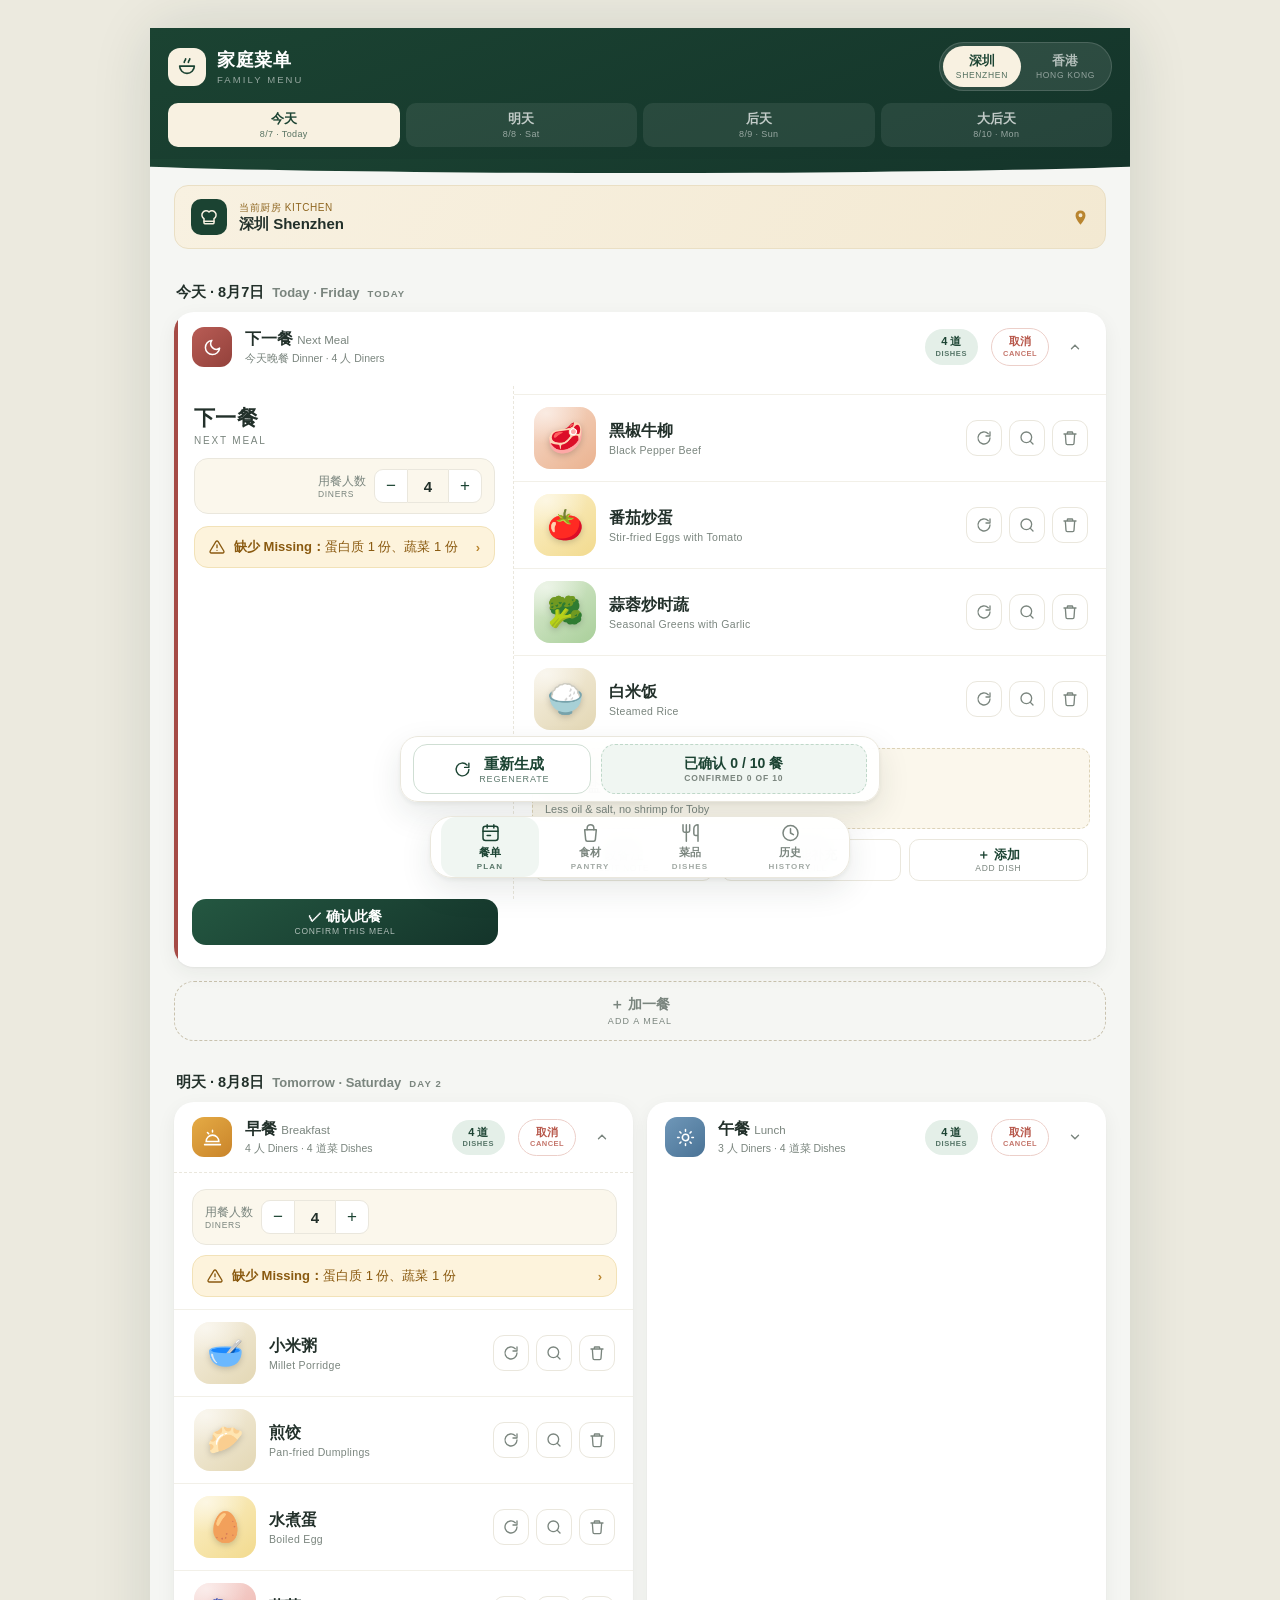
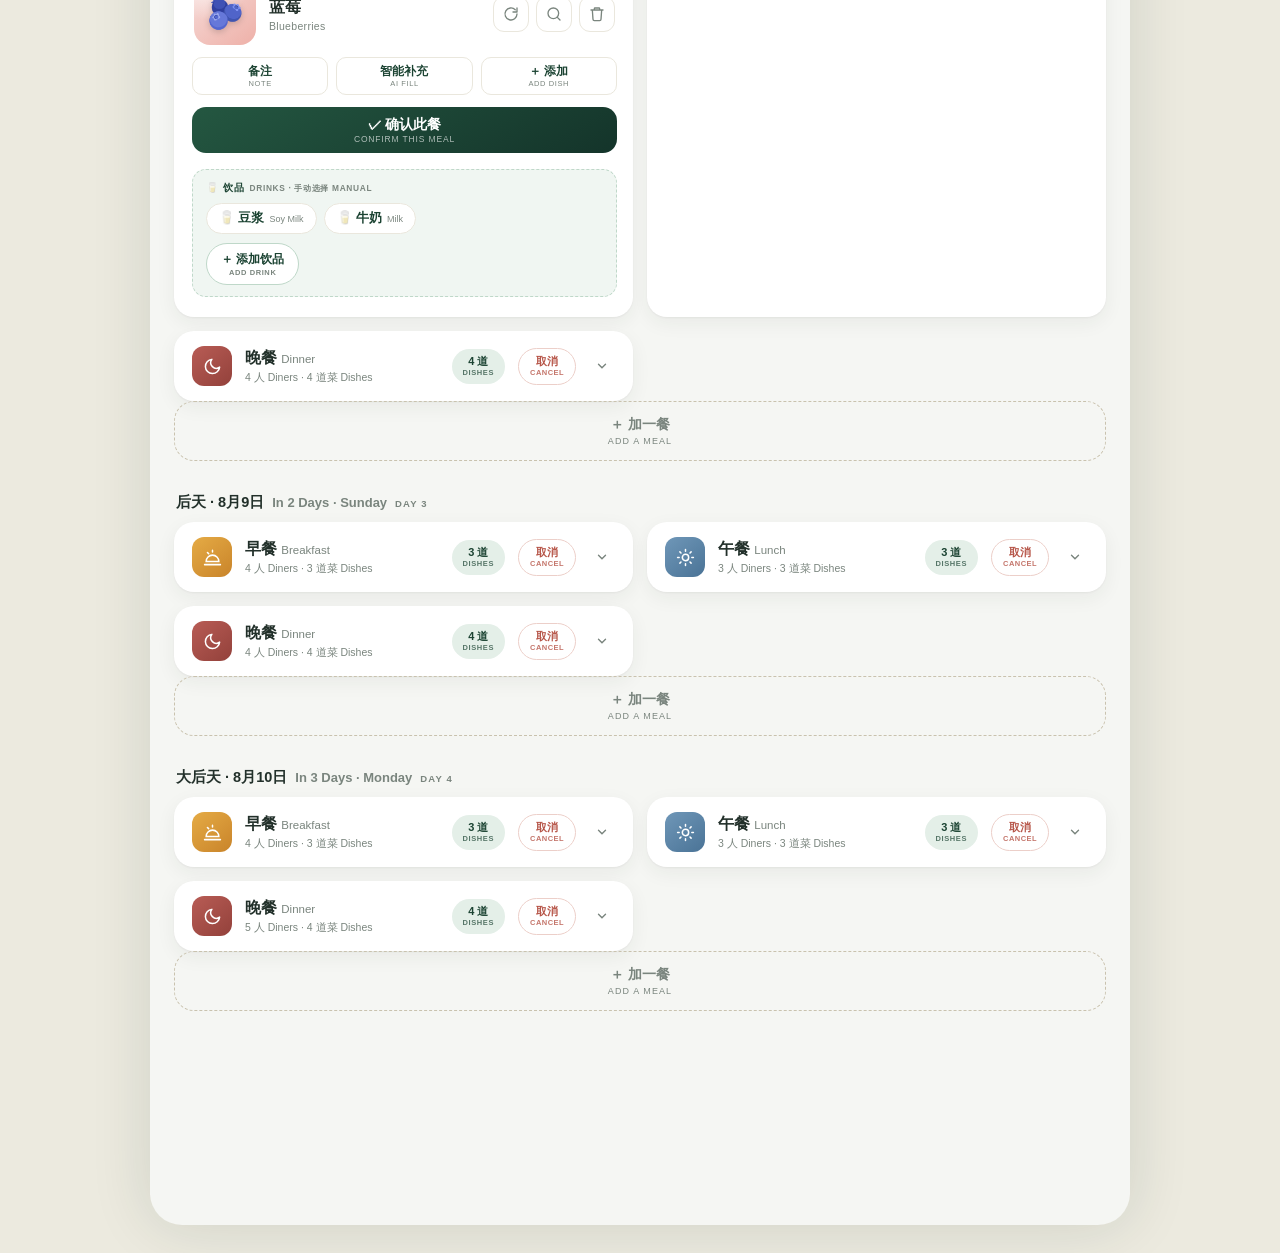
<file: index(2).html>
<!DOCTYPE html>
<html lang="zh-CN">
<head>
<meta charset="UTF-8">
<meta name="viewport" content="width=device-width, initial-scale=1.0, viewport-fit=cover">
<title>家庭菜单 · Family Menu</title>
<style>
/* ============ Design Tokens ============ */
:root {
  --c-forest-900: #14342a;
  --c-forest-800: #1b4332;
  --c-forest-700: #245741;
  --c-forest-100: #e4efe8;
  --c-forest-50:  #f0f6f2;

  --c-cream-200: #f3e9d2;
  --c-cream-100: #f8f1e1;
  --c-cream-50:  #fbf7ec;

  --c-gold:   #b9852f;
  --c-gold-d: #8f6620;
  --c-amber-soft: #fdf3dc;
  --c-amber-ink:  #8a5a10;

  --c-bg:   #f5f6f3;
  --c-card: #ffffff;
  --c-ink:  #22302a;
  --c-mut:  #7a857e;
  --c-line: #eae7dd;

  --c-danger: #b65447;
  --c-danger-soft: #fbe9e6;

  --c-breakfast: #d99a35;
  --c-lunch:     #5b84a6;
  --c-tea:       #4f8b64;
  --c-dinner:    #a54b45;
  --c-supper:    #6a5c94;

  --r-sm: 10px; --r-md: 14px; --r-lg: 20px; --r-pill: 999px;
  --sh-card: 0 1px 2px rgba(34,48,42,.05), 0 6px 20px rgba(34,48,42,.06);
  --sh-lift: 0 2px 4px rgba(34,48,42,.06), 0 12px 32px rgba(34,48,42,.10);

  --font-cn: "PingFang SC", "Hiragino Sans GB", "Microsoft YaHei", sans-serif;
  --font-serif: "Songti SC", "STSong", "Noto Serif SC", serif;
  --nav-h: 66px; --act-h: 74px;
  --safe-b: env(safe-area-inset-bottom, 0px);
}

* { box-sizing: border-box; margin: 0; padding: 0; }
html { scroll-behavior: smooth; }
body {
  font-family: var(--font-cn);
  color: var(--c-ink);
  background: #eceadf;
  min-height: 100dvh;
  -webkit-font-smoothing: antialiased;
}
button { font-family: inherit; }
.shell {
  max-width: 440px; margin: 0 auto; background: var(--c-bg);
  min-height: 100dvh; position: relative;
  padding-bottom: calc(var(--nav-h) + var(--act-h) + 20px + var(--safe-b));
  box-shadow: 0 0 60px rgba(20,52,42,.14);
}
.shell.no-action { padding-bottom: calc(var(--nav-h) + 24px + var(--safe-b)); }

/* ============ Header ============ */
.hdr {
  position: sticky; top: 0; z-index: 60;
  background: linear-gradient(160deg, var(--c-forest-800), var(--c-forest-900));
  color: #fff; padding: 14px 18px 12px;
}
.hdr::after {
  content: ""; display: block; height: 14px;
  background: inherit; position: absolute; left: 0; right: 0; bottom: -14px;
  clip-path: ellipse(60% 100% at 50% 0); pointer-events: none;
}
.hdr-main { display: flex; align-items: center; justify-content: space-between; }
.brand { display: flex; align-items: center; gap: 11px; }
.brand-mark {
  width: 38px; height: 38px; border-radius: 12px;
  background: var(--c-cream-100); color: var(--c-forest-800);
  display: grid; place-items: center;
}
.brand-mark svg { width: 22px; height: 22px; }
.brand-t strong { display: block; font-size: 18px; font-weight: 700; letter-spacing: .04em; }
.brand-t small {
  display: block; font-size: 9.5px; letter-spacing: .22em;
  color: rgba(255,255,255,.55); text-transform: uppercase; margin-top: 2px;
}
.k-switch {
  display: flex; gap: 2px; padding: 3px; border-radius: var(--r-pill);
  background: rgba(255,255,255,.10); border: 1px solid rgba(255,255,255,.14);
}
.k-btn {
  border: 0; background: transparent; color: rgba(255,255,255,.65);
  font-size: 12.5px; font-weight: 600; padding: 7px 13px;
  border-radius: var(--r-pill); cursor: pointer; transition: all .2s;
}
.k-btn small { display: block; font-size: 8.5px; font-weight: 500; letter-spacing: .08em; opacity: .75; }
.k-btn.active { background: var(--c-cream-100); color: var(--c-forest-800); }

/* ---- Day Nav (inside sticky header, menu page only) ---- */
.day-nav { display: none; gap: 6px; padding-top: 12px; }
.shell.menu-on .day-nav { display: flex; }
.day-nav button {
  flex: 1; border: 0; border-radius: 10px; padding: 7px 4px 8px;
  background: rgba(255,255,255,.08); color: rgba(255,255,255,.72);
  font-size: 13px; font-weight: 700; cursor: pointer; transition: all .2s;
}
.day-nav button small {
  display: block; font-size: 9px; font-weight: 500;
  letter-spacing: .04em; opacity: .72; margin-top: 1px;
}
.day-nav button.on { background: var(--c-cream-100); color: var(--c-forest-800); }

/* ============ Kitchen Banner ============ */
.k-banner {
  margin: 26px 16px 12px; padding: 13px 16px;
  background: linear-gradient(120deg, var(--c-cream-100), var(--c-cream-200));
  border-radius: var(--r-md); display: flex; align-items: center; gap: 12px;
  border: 1px solid #eadfc4;
}
.k-banner .ico {
  width: 36px; height: 36px; border-radius: 10px; flex-shrink: 0;
  background: var(--c-forest-800); color: var(--c-cream-100);
  display: grid; place-items: center;
}
.k-banner .ico svg { width: 20px; height: 20px; }
.k-banner .txt { flex: 1; }
.k-banner .txt small { display: block; font-size: 10px; color: var(--c-gold-d); letter-spacing: .06em; }
.k-banner .txt strong { font-size: 15px; font-weight: 700; }
.k-banner .pin { color: var(--c-gold); }

/* ============ Page & Sections ============ */
.page { display: none; padding: 4px 16px 0; }
.page.active { display: block; animation: rise .3s ease both; }
@keyframes rise { from { opacity: 0; transform: translateY(8px); } to { opacity: 1; } }
.day-sec { scroll-margin-top: 158px; }

.sec-head {
  display: flex; align-items: baseline; gap: 8px;
  margin: 18px 2px 10px; font-size: 13px; color: var(--c-mut); font-weight: 600;
}
.sec-head strong { color: var(--c-ink); font-size: 14.5px; }
.sec-head small { font-size: 9.5px; letter-spacing: .12em; text-transform: uppercase; }

/* ============ Cards ============ */
.card {
  background: var(--c-card); border-radius: var(--r-lg);
  box-shadow: var(--sh-card); overflow: hidden; margin-bottom: 14px;
}

/* ============ Next Meal (hero) ============ */
.meal-hero { position: relative; }
.meal-hero::before {
  content: ""; position: absolute; left: 0; top: 0; bottom: 0;
  width: 4px; background: var(--c-dinner); z-index: 1;
}
.meal-hero.is-skipped { opacity: .55; }
.mh-top { display: flex; align-items: flex-start; gap: 12px; padding: 18px 18px 12px 20px; }
.mh-title { flex: 1; }
.mh-title h2 { font-size: 21px; font-weight: 800; letter-spacing: .02em; }
.mh-title small {
  font-size: 10px; color: var(--c-mut); letter-spacing: .18em;
  text-transform: uppercase; display: block; margin-top: 3px;
}
.mh-actions { display: flex; gap: 6px; align-items: center; }
.tag-btn {
  border: 0; border-radius: var(--r-pill); padding: 7px 13px;
  font-size: 12px; font-weight: 700; cursor: pointer;
  background: var(--c-forest-100); color: var(--c-forest-800);
}
.skip-btn {
  border: 1px solid #eccfc9; background: transparent; color: var(--c-danger);
  border-radius: var(--r-pill); padding: 7px 13px; font-size: 12px; font-weight: 700;
  cursor: pointer; transition: background .2s;
}
.skip-btn:hover { background: var(--c-danger-soft); }
.skip-btn.restore { color: var(--c-forest-800); border-color: var(--c-forest-100); }

.mh-controls {
  display: flex; align-items: center; gap: 10px; flex-wrap: wrap;
  margin: 0 18px 12px 20px; padding: 10px 12px;
  background: var(--c-cream-50); border-radius: var(--r-md);
  border: 1px solid var(--c-line);
}
.mh-controls .sel-wrap { position: relative; flex: 1.2; min-width: 150px; }
.mh-select {
  appearance: none; -webkit-appearance: none; width: 100%;
  height: 42px; padding: 0 30px 0 13px; border: 1px solid var(--c-line);
  border-radius: var(--r-sm); background: #fff;
  font-size: 14px; font-weight: 600; color: var(--c-ink); cursor: pointer;
}
.sel-wrap::after {
  content: ""; position: absolute; right: 12px; top: 50%;
  width: 7px; height: 7px; border-right: 2px solid var(--c-mut);
  border-bottom: 2px solid var(--c-mut); transform: translateY(-70%) rotate(45deg);
  pointer-events: none;
}
.stepper { display: flex; align-items: center; flex: 1; justify-content: flex-end; }
.stepper .lbl { font-size: 11.5px; color: var(--c-mut); margin-right: 8px; white-space: nowrap; }
.stepper .lbl small { display: block; font-size: 8.5px; letter-spacing: .08em; }
.stepper button {
  width: 34px; height: 34px; border: 1px solid var(--c-line); background: #fff;
  font-size: 17px; color: var(--c-forest-800); cursor: pointer;
  display: grid; place-items: center; transition: background .15s;
}
.stepper button:active { background: var(--c-forest-50); }
.stepper button:first-of-type { border-radius: 9px 0 0 9px; }
.stepper button:last-of-type { border-radius: 0 9px 9px 0; }
.stepper .num {
  width: 40px; height: 34px; display: grid; place-items: center;
  border-top: 1px solid var(--c-line); border-bottom: 1px solid var(--c-line);
  font-size: 15px; font-weight: 800;
}

.banquet-row {
  display: flex; align-items: center; justify-content: space-between;
  margin: 0 18px 12px 20px; padding: 4px 2px;
}
.banquet-row .lbl { display: flex; align-items: center; gap: 8px; font-size: 14px; font-weight: 600; }
.banquet-row .lbl small { color: var(--c-mut); font-size: 11px; font-weight: 400; }
.switch {
  width: 46px; height: 27px; border-radius: 14px; border: 0; cursor: pointer;
  background: #d8d5c9; position: relative; transition: background .25s;
}
.switch::after {
  content: ""; position: absolute; top: 3px; left: 3px;
  width: 21px; height: 21px; border-radius: 50%; background: #fff;
  box-shadow: 0 1px 4px rgba(0,0,0,.25); transition: transform .25s cubic-bezier(.34,1.4,.64,1);
}
.switch.on { background: var(--c-gold); }
.switch.on::after { transform: translateX(19px); }
.banquet-flag {
  display: none; align-items: center; gap: 5px;
  font-size: 11px; font-weight: 700; color: var(--c-gold-d);
  background: var(--c-cream-200); border-radius: var(--r-pill); padding: 4px 10px;
}
.banquet-flag.show { display: inline-flex; }

.warn-banner {
  display: flex; align-items: center; gap: 9px;
  margin: 0 18px 14px 20px; padding: 11px 14px;
  background: var(--c-amber-soft); border: 1px solid #f2e2b8;
  border-radius: var(--r-md); color: var(--c-amber-ink); font-size: 13px;
}
.warn-banner svg { flex-shrink: 0; }
.warn-banner .go { margin-left: auto; color: var(--c-gold); font-weight: 700; }

/* ============ Dish Tiles ============ */
.tile {
  flex-shrink: 0; display: grid; place-items: center;
  position: relative; overflow: hidden;
}
.tile::after {
  content: ""; position: absolute; inset: 0;
  background: radial-gradient(120% 90% at 20% 10%, rgba(255,255,255,.55), transparent 55%);
}
.tile span { font-size: 1.55em; filter: drop-shadow(0 2px 3px rgba(0,0,0,.18)); z-index: 1; }
.tile-meat  { background: linear-gradient(140deg, #f6d9c8, #eab28f); }
.tile-veg   { background: linear-gradient(140deg, #dcebd2, #a9cf9a); }
.tile-soup  { background: linear-gradient(140deg, #f8e7c3, #ecc984); }
.tile-staple{ background: linear-gradient(140deg, #f5efe0, #e3d7b4); }
.tile-egg   { background: linear-gradient(140deg, #fbf0c9, #f2da8e); }
.tile-sea   { background: linear-gradient(140deg, #d6e6ee, #a3c6d8); }
.tile-fruit { background: linear-gradient(140deg, #f6dcd9, #eeb0a8); }
.tile-cold  { background: linear-gradient(140deg, #d9eae6, #a8cec4); }
.tile-lg { width: 62px; height: 62px; border-radius: 16px; font-size: 19px; }
.tile-sm { width: 34px; height: 34px; border-radius: 9px; font-size: 12px; }

/* ============ Dish Rows ============ */
.dish-row {
  display: flex; align-items: center; gap: 13px;
  padding: 12px 18px 12px 20px; border-top: 1px solid #f2f0e8;
}
.dish-row.mini { padding: 9px 16px 9px 18px; }
.dish-row .info { flex: 1; min-width: 0; }
.dish-row .info h4 { font-size: 15.5px; font-weight: 700; }
.dish-row.mini .info h4 { font-size: 14px; }
.dish-row .info small {
  display: block; font-size: 10.5px; color: var(--c-mut);
  margin-top: 2px; letter-spacing: .03em;
}
.dish-ops { display: flex; gap: 7px; }
.op-btn {
  width: 36px; height: 36px; border-radius: 11px; cursor: pointer;
  border: 1px solid var(--c-line); background: #fff; color: var(--c-mut);
  display: grid; place-items: center; transition: all .18s;
}
.dish-row.mini .op-btn { width: 32px; height: 32px; border-radius: 9px; }
.op-btn svg { width: 16px; height: 16px; }
.op-btn:hover { border-color: var(--c-forest-100); color: var(--c-forest-800); background: var(--c-forest-50); }
.op-btn.find:hover { color: var(--c-forest-800); border-color: #bfd8c9; background: var(--c-forest-50); }
.op-btn.del:hover { color: var(--c-danger); border-color: #eccfc9; background: var(--c-danger-soft); }

/* ============ Note & Foot ============ */
.note-box {
  margin: 12px 18px 16px 20px; padding: 12px 14px;
  background: var(--c-cream-50); border-radius: var(--r-md);
  border: 1px dashed #ddd3b8;
}
.note-box .lbl {
  font-size: 10px; font-weight: 700; letter-spacing: .14em;
  color: var(--c-gold-d); text-transform: uppercase; margin-bottom: 5px;
}
.note-box .txt { font-size: 13.5px; line-height: 1.55; }
.note-box .txt small { display: block; font-size: 11px; color: var(--c-mut); margin-top: 3px; }

.meal-foot {
  display: grid; grid-template-columns: 1fr 1fr 1fr; gap: 8px;
  padding: 0 18px 18px 20px;
}
.foot-btn {
  height: 42px; border-radius: var(--r-sm); cursor: pointer;
  border: 1px solid var(--c-line); background: #fff;
  font-size: 12.5px; font-weight: 700; color: var(--c-forest-800);
  transition: all .15s; line-height: 1.2;
}
.foot-btn small { display: block; font-size: 8.5px; font-weight: 500; letter-spacing: .08em; color: var(--c-mut); }
.foot-btn:hover { background: var(--c-forest-50); border-color: var(--c-forest-100); }

/* ============ Meal Accordion Cards ============ */
.meal-grid { display: grid; grid-template-columns: 1fr; gap: 0; }
.meal-row {
  display: flex; align-items: center; gap: 13px;
  padding: 15px 18px; cursor: pointer; transition: background .15s;
}
.meal-row:hover { background: #fbfaf6; }
.meal-ico {
  width: 40px; height: 40px; border-radius: 12px; flex-shrink: 0;
  display: grid; place-items: center; color: #fff;
}
.meal-ico svg { width: 19px; height: 19px; }
.mi-breakfast { background: linear-gradient(140deg, #e5ab45, #c9842a); }
.mi-lunch     { background: linear-gradient(140deg, #6f97b8, #4a7396); }
.mi-tea       { background: linear-gradient(140deg, #62a077, #3f7753); }
.mi-dinner    { background: linear-gradient(140deg, #b85c55, #93413b); }
.mi-supper    { background: linear-gradient(140deg, #7d6ea8, #5a4d80); }
.meal-row .info { flex: 1; min-width: 0; }
.meal-row .info h3 { font-size: 15.5px; font-weight: 700; }
.meal-row .info h3 small { font-weight: 400; color: var(--c-mut); font-size: 11.5px; }
.meal-row .info > small { display: block; font-size: 10.5px; color: var(--c-mut); margin-top: 2px; }
.meal-row .chev {
  width: 26px; height: 26px; border-radius: 8px; display: grid; place-items: center;
  color: var(--c-mut); transition: transform .2s; flex-shrink: 0;
}
.chev svg { width: 14px; height: 14px; }
.meal-detail { display: none; border-top: 1px dashed var(--c-line); padding: 4px 0 6px; }
.meal-card.open .meal-detail { display: block; animation: rise .25s ease; }
.meal-card.open .chev { transform: rotate(180deg); }
.md-foot {
  display: flex; align-items: center; justify-content: space-between;
  padding: 9px 18px 11px; font-size: 12px; color: var(--c-mut);
}
.md-foot small { font-size: 9px; letter-spacing: .08em; text-transform: uppercase; }

/* ============ Skipped ============ */
.skipped-card { opacity: .62; }
.skipped-card .card-in { display: flex; align-items: center; gap: 12px; padding: 15px 18px; }
.sk-badge {
  font-size: 10.5px; font-weight: 700; color: var(--c-mut);
  background: #efede5; border-radius: var(--r-pill); padding: 4px 10px;
  text-align: center; line-height: 1.3;
}
.sk-badge small { display: block; font-size: 8px; letter-spacing: .08em; }
.restore-btn {
  border: 0; background: var(--c-forest-100); color: var(--c-forest-800);
  font-size: 12px; font-weight: 700; border-radius: var(--r-pill);
  padding: 8px 15px; cursor: pointer; white-space: nowrap;
}
.restore-btn small { display: block; font-size: 8.5px; font-weight: 500; letter-spacing: .08em; }

/* ============ Bottom Action Bar ============ */
.act-bar {
  position: fixed; bottom: calc(var(--nav-h) + var(--safe-b)); left: 0; right: 0; z-index: 55;
  max-width: 440px; margin: 0 auto;
  height: var(--act-h); display: grid; grid-template-columns: 1fr 1.5fr;
  gap: 10px; align-items: center; padding: 0 16px;
  background: rgba(255,255,255,.92); backdrop-filter: blur(16px);
  border-top: 1px solid var(--c-line);
}
.shell.no-action .act-bar { display: none; }
.act-bar-inner { max-width: 440px; margin: 0 auto; display: contents; }
.btn {
  height: 50px; border-radius: var(--r-md); cursor: pointer; border: 0;
  display: inline-flex; align-items: center; justify-content: center; gap: 8px;
  font-size: 15px; font-weight: 700; transition: transform .12s;
}
.btn small { display: block; font-size: 9px; font-weight: 500; letter-spacing: .1em; opacity: .7; }
.btn:active { transform: translateY(1px) scale(.99); }
.btn svg { width: 17px; height: 17px; }
.btn-ghost { background: #fff; color: var(--c-forest-800); border: 1.5px solid #cfded3; }
.btn-solid { background: linear-gradient(150deg, var(--c-forest-700), var(--c-forest-900)); color: #fff; }

/* ============ Toast (轻量提示) ============ */
.toast {
  position: fixed; left: 50%; bottom: calc(var(--safe-b) + 148px); z-index: 90;
  transform: translate(-50%, 12px); opacity: 0; pointer-events: none;
  background: var(--c-forest-900); color: #fff; font-size: 12.5px; font-weight: 600;
  padding: 10px 18px; border-radius: var(--r-pill); box-shadow: 0 8px 24px rgba(20,52,42,.28);
  transition: opacity .22s ease, transform .22s ease; max-width: 82%; text-align: center;
}
.toast.show { opacity: 1; transform: translate(-50%, 0); }

/* ============ Bottom Nav ============ */
.b-nav {
  position: fixed; bottom: var(--safe-b); left: 0; right: 0; z-index: 56;
  height: var(--nav-h);
  background: rgba(255,255,255,.95); backdrop-filter: blur(16px);
  border-top: 1px solid var(--c-line);
}
.b-nav-in { max-width: 440px; margin: 0 auto; height: 100%; display: flex; }
.n-tab {
  flex: 1; border: 0; background: transparent; cursor: pointer;
  display: flex; flex-direction: column; align-items: center; justify-content: center;
  gap: 2px; color: var(--c-mut); font-size: 11px; font-weight: 600;
  position: relative; transition: color .2s;
}
.n-tab svg { width: 21px; height: 21px; }
.n-tab small { font-size: 8px; letter-spacing: .14em; text-transform: uppercase; opacity: .7; }
.n-tab.active { color: var(--c-forest-800); }
.n-tab.active::before {
  content: ""; position: absolute; top: 0; width: 32px; height: 3px;
  border-radius: 0 0 4px 4px; background: var(--c-forest-800);
}

/* ============ Pantry ============ */
.search-wrap { position: relative; margin-bottom: 12px; }
.search-wrap svg {
  position: absolute; left: 14px; top: 50%; transform: translateY(-50%);
  width: 16px; height: 16px; color: var(--c-mut);
}
.search-in {
  width: 100%; height: 46px; border: 1px solid var(--c-line);
  border-radius: var(--r-md); background: #fff; padding: 0 14px 0 40px;
  font-size: 14px; font-family: inherit; color: var(--c-ink);
}
.search-in::placeholder { color: #a8b0aa; }
.search-in:focus { outline: 2px solid var(--c-forest-100); border-color: transparent; }

.seg { display: grid; grid-template-columns: 1fr 1fr; gap: 8px; margin-bottom: 12px; }
.seg-btn {
  height: 54px; border-radius: var(--r-md); cursor: pointer;
  border: 1.5px solid var(--c-line); background: #fff;
  display: flex; align-items: center; justify-content: center; gap: 8px;
  font-size: 14px; font-weight: 700; color: var(--c-mut); transition: all .18s;
}
.seg-btn small { display: block; font-size: 9.5px; font-weight: 500; letter-spacing: .08em; opacity: .7; }
.seg-btn.on { border-color: var(--c-forest-800); color: var(--c-forest-800); background: var(--c-forest-50); }
.seg-btn .dot {
  width: 18px; height: 18px; border-radius: 50%; display: grid; place-items: center;
  border: 1.5px solid currentColor; font-size: 10px;
}

.big-add {
  width: 100%; height: 54px; border: 0; border-radius: var(--r-md);
  background: linear-gradient(150deg, var(--c-forest-700), var(--c-forest-900));
  color: #fff; font-size: 15px; font-weight: 700; cursor: pointer;
  display: flex; align-items: center; justify-content: center; gap: 9px;
  margin-bottom: 18px; box-shadow: var(--sh-card);
}
.big-add small { font-size: 10px; font-weight: 500; letter-spacing: .12em; opacity: .65; }
.big-add svg { width: 18px; height: 18px; }

.chip-grid { display: flex; flex-wrap: wrap; gap: 8px; margin-bottom: 18px; }
.chip {
  display: inline-flex; align-items: center; gap: 6px;
  padding: 9px 14px; border-radius: var(--r-pill);
  border: 1px solid var(--c-line); background: #fff;
  font-size: 13px; font-weight: 600; color: var(--c-ink); cursor: pointer;
  transition: all .18s;
}
.chip small { font-size: 9.5px; color: var(--c-mut); font-weight: 500; }
.chip.on { background: var(--c-forest-800); border-color: var(--c-forest-800); color: #fff; }
.chip.on small { color: rgba(255,255,255,.65); }
.chip .tick {
  width: 16px; height: 16px; border-radius: 50%; background: var(--c-gold);
  display: none; place-items: center; color: #fff; font-size: 9px;
}
.chip.on .tick { display: grid; }

.tabs { display: flex; gap: 20px; border-bottom: 1px solid var(--c-line); margin-bottom: 14px; }
.tabs button {
  border: 0; background: transparent; padding: 9px 2px 11px;
  font-size: 13.5px; font-weight: 600; color: var(--c-mut); cursor: pointer;
  position: relative;
}
.tabs button small { font-size: 10px; opacity: .7; }
.tabs button .cnt {
  background: var(--c-danger); color: #fff; border-radius: var(--r-pill);
  font-size: 9.5px; padding: 1px 6px; margin-left: 4px;
}
.tabs button.on { color: var(--c-forest-800); font-weight: 700; }
.tabs button.on::after {
  content: ""; position: absolute; bottom: -1px; left: 0; right: 0;
  height: 2.5px; border-radius: 2px; background: var(--c-forest-800);
}

.ing-list { display: grid; grid-template-columns: 1fr; }
.ing-row {
  display: flex; align-items: center; gap: 13px;
  background: #fff; border-radius: var(--r-md); box-shadow: var(--sh-card);
  padding: 12px 14px; margin-bottom: 9px;
}
.ing-row .info { flex: 1; min-width: 0; }
.ing-row .info h4 { font-size: 15px; font-weight: 700; }
.ing-row .info small { display: block; font-size: 10.5px; color: var(--c-mut); margin-top: 2px; }
.ing-row .ops { display: flex; gap: 6px; margin-top: 8px; flex-wrap: wrap; }
.mini-btn {
  font-size: 11px; font-weight: 700; padding: 6px 11px;
  border-radius: var(--r-pill); cursor: pointer; border: 1px solid var(--c-line);
  background: #fff; color: var(--c-mut); transition: all .15s;
}
.mini-btn:hover { color: var(--c-forest-800); border-color: var(--c-forest-100); }
.mini-btn.warn { color: var(--c-amber-ink); border-color: #f0e0b8; background: var(--c-amber-soft); }
.stock {
  font-size: 11.5px; font-weight: 700; padding: 6px 11px; border-radius: var(--r-pill);
  align-self: flex-start; white-space: nowrap; text-align: center;
}
.stock small { display: block; font-size: 8.5px; font-weight: 500; letter-spacing: .06em; opacity: .7; }
.stock-ok  { background: var(--c-forest-100); color: var(--c-forest-800); }
.stock-low { background: var(--c-amber-soft); color: var(--c-amber-ink); }

/* ============ Dishes ============ */
.page-hero { display: flex; align-items: center; gap: 13px; padding: 8px 2px 16px; }
.page-hero .p-ico {
  width: 46px; height: 46px; border-radius: 14px;
  background: linear-gradient(140deg, var(--c-cream-100), var(--c-cream-200));
  border: 1px solid #eadfc4; display: grid; place-items: center;
  color: var(--c-forest-800);
}
.page-hero .p-ico svg { width: 24px; height: 24px; }
.page-hero h1 { font-size: 22px; font-weight: 800; letter-spacing: .02em; }
.page-hero small {
  display: block; font-size: 9.5px; letter-spacing: .24em;
  color: var(--c-mut); text-transform: uppercase; margin-top: 3px;
}

.quick-add {
  border: 1.5px dashed #cfc4a4; border-radius: var(--r-lg);
  background: var(--c-cream-50); padding: 16px; margin-bottom: 14px;
}
.quick-add .qa-top { display: flex; align-items: center; gap: 10px; margin-bottom: 12px; }
.quick-add .qa-ico {
  width: 34px; height: 34px; border-radius: 10px; flex-shrink: 0;
  background: var(--c-forest-800); color: var(--c-cream-100);
  display: grid; place-items: center;
}
.quick-add .qa-ico svg { width: 17px; height: 17px; }
.quick-add .qa-t strong { display: block; font-size: 14.5px; font-weight: 700; }
.quick-add .qa-t small { font-size: 10.5px; color: var(--c-mut); }
.qa-row { display: flex; gap: 8px; }
.qa-row input {
  flex: 1; height: 46px; border: 1px solid var(--c-line); border-radius: var(--r-sm);
  background: #fff; padding: 0 14px; font-size: 14px; font-family: inherit;
}
.qa-row input:focus { outline: 2px solid var(--c-forest-100); border-color: transparent; }
.qa-row button {
  border: 0; border-radius: var(--r-sm); padding: 0 20px; cursor: pointer;
  background: linear-gradient(150deg, var(--c-forest-700), var(--c-forest-900));
  color: #fff; font-size: 13.5px; font-weight: 700;
}
.qa-row button small { display: block; font-size: 8.5px; letter-spacing: .12em; opacity: .65; }

.cat-scroll {
  display: flex; gap: 8px; overflow-x: auto; padding: 2px 2px 10px;
  scrollbar-width: none; margin: 0 -2px 4px;
}
.cat-scroll::-webkit-scrollbar { display: none; }
.cat {
  flex-shrink: 0; display: flex; flex-direction: column; align-items: center; gap: 5px;
  padding: 10px 13px; border-radius: var(--r-md); cursor: pointer;
  border: 1px solid var(--c-line); background: #fff;
  font-size: 11.5px; font-weight: 600; color: var(--c-ink); transition: all .18s;
}
.cat svg { width: 19px; height: 19px; color: var(--c-mut); }
.cat small { font-size: 8.5px; color: var(--c-mut); letter-spacing: .04em; }
.cat.on { background: var(--c-forest-800); border-color: var(--c-forest-800); color: #fff; }
.cat.on svg, .cat.on small { color: rgba(255,255,255,.7); }

.avail { display: flex; gap: 8px; margin-bottom: 14px; flex-wrap: wrap; }

.dish-grid { display: grid; grid-template-columns: 1fr 1fr; gap: 12px; }
.d-card {
  background: #fff; border-radius: var(--r-lg); overflow: hidden;
  box-shadow: var(--sh-card); cursor: pointer; border: 0; text-align: left;
  transition: transform .2s, box-shadow .2s; padding: 0;
}
.d-card:hover { transform: translateY(-2px); box-shadow: var(--sh-lift); }
.d-card .d-img {
  aspect-ratio: 4/3; display: grid; place-items: center;
  position: relative; font-size: 30px;
}
.d-badge {
  position: absolute; top: 8px; right: 8px; z-index: 2;
  font-size: 10px; font-weight: 700; padding: 4px 9px; border-radius: var(--r-pill);
  backdrop-filter: blur(4px); text-align: center; line-height: 1.25;
}
.d-badge small { display: block; font-size: 7.5px; letter-spacing: .06em; opacity: .85; font-weight: 600; }
.db-ok   { background: rgba(27,67,50,.88); color: #e7f2ec; }
.db-low  { background: rgba(185,133,47,.9); color: #fff8e8; }
.db-miss { background: rgba(182,84,71,.9); color: #fdeeeb; }
.d-card .d-body { padding: 11px 13px 13px; }
.d-card .d-body h4 { font-size: 14.5px; font-weight: 700; }
.d-card .d-body small { display: block; font-size: 10px; color: var(--c-mut); margin-top: 2px; }

/* ============ History ============ */
.hist-hero {
  margin: 8px 0 18px; padding: 26px 22px 24px;
  border-radius: var(--r-lg);
  background:
    radial-gradient(140% 120% at 85% 0%, rgba(233,196,106,.28), transparent 55%),
    linear-gradient(150deg, var(--c-forest-700), var(--c-forest-900));
  color: #fff; position: relative; overflow: hidden;
}
.hist-hero::after {
  content: "🍲"; position: absolute; right: 14px; bottom: 6px;
  font-size: 58px; opacity: .35; transform: rotate(-8deg);
}
.hist-hero h1 { font-family: var(--font-serif); font-size: 21px; font-weight: 700; letter-spacing: .06em; }
.hist-hero p { font-size: 11px; color: rgba(255,255,255,.6); margin-top: 7px; letter-spacing: .1em; }
.hist-hero .stats { display: flex; gap: 22px; margin-top: 18px; position: relative; z-index: 1; }
.hist-hero .stat strong { display: block; font-size: 19px; font-weight: 800; }
.hist-hero .stat small { font-size: 9.5px; color: rgba(255,255,255,.55); letter-spacing: .08em; }

.h-card { padding: 16px 16px 14px; }
.h-top { display: flex; align-items: flex-start; justify-content: space-between; margin-bottom: 13px; }
.h-top h3 { font-size: 16.5px; font-weight: 800; letter-spacing: .02em; }
.h-top .loc { font-size: 11px; color: var(--c-mut); margin-top: 3px; display: flex; align-items: center; gap: 4px; }
.h-top .loc svg { width: 11px; height: 11px; }
.confirm-badge {
  display: inline-flex; align-items: center; gap: 5px;
  font-size: 11px; font-weight: 700; color: var(--c-forest-800);
  background: var(--c-forest-100); border-radius: var(--r-pill); padding: 6px 12px;
  white-space: nowrap;
}
.confirm-badge svg { width: 12px; height: 12px; }
.h-meals { display: grid; grid-template-columns: repeat(4, 1fr); gap: 8px; }
.h-meal { min-width: 0; }
.h-meal .hm-head { display: flex; align-items: center; gap: 4px; margin-bottom: 7px; flex-wrap: wrap; }
.h-meal .hm-head svg { width: 13px; height: 13px; flex-shrink: 0; }
.h-meal .hm-head span { font-size: 11.5px; font-weight: 700; }
.h-meal .hm-head small { font-size: 8.5px; color: var(--c-mut); width: 100%; letter-spacing: .04em; }
.h-meal .hm-tiles { display: flex; flex-wrap: wrap; gap: 4px; }
.h-meal .hm-names { font-size: 9px; color: var(--c-mut); margin-top: 5px; line-height: 1.5; }
.h-meal .hm-names i { display: block; font-style: normal; opacity: .75; }

/* ============ Swap Modal ============ */
.modal-mask {
  position: fixed; inset: 0; z-index: 120;
  background: rgba(18,32,26,.5); backdrop-filter: blur(3px);
  display: none; align-items: flex-end; justify-content: center;
}
.modal-mask.open { display: flex; animation: fade .2s ease; }
@keyframes fade { from { opacity: 0; } }
.modal {
  background: var(--c-bg); width: 100%; max-width: 440px;
  max-height: 80dvh; border-radius: 22px 22px 0 0;
  display: flex; flex-direction: column;
  animation: up .28s cubic-bezier(.32,.72,.35,1);
}
@keyframes up { from { transform: translateY(46px); opacity: .5; } }
.mo-head { display: flex; align-items: center; justify-content: space-between; padding: 16px 18px 10px; }
.mo-head strong { font-size: 17px; font-weight: 800; display: block; }
.mo-head small { font-size: 9.5px; letter-spacing: .18em; color: var(--c-mut); text-transform: uppercase; }
.mo-close {
  width: 34px; height: 34px; border-radius: 10px; border: 1px solid var(--c-line);
  background: #fff; cursor: pointer; display: grid; place-items: center; color: var(--c-mut);
}
.mo-close svg { width: 14px; height: 14px; }
.mo-search { margin: 0 16px 10px; }
.mo-list { overflow-y: auto; padding: 0 16px 18px; }
.mo-sec {
  font-size: 11.5px; font-weight: 700; color: var(--c-forest-800);
  margin: 12px 2px 8px; display: flex; align-items: center; gap: 6px;
}
.mo-sec small { font-size: 9px; color: var(--c-mut); letter-spacing: .1em; text-transform: uppercase; }
.mo-sec.plain { color: var(--c-mut); }
.mo-item {
  display: flex; align-items: center; gap: 12px; width: 100%;
  padding: 10px 12px; border: 1px solid transparent; background: #fff;
  border-radius: 14px; margin-bottom: 8px; cursor: pointer; text-align: left;
  box-shadow: var(--sh-card); font-family: inherit; transition: border-color .15s;
}
.mo-item:hover { border-color: var(--c-forest-100); }
.mo-item .mo-info { flex: 1; min-width: 0; }
.mo-item .mo-info strong { display: block; font-size: 14.5px; }
.mo-item .mo-info small { font-size: 10.5px; color: var(--c-mut); }
.mo-item .d-badge { position: static; flex-shrink: 0; }
.mo-empty { text-align: center; color: var(--c-mut); font-size: 13px; padding: 26px 0; }
.mo-empty small { display: block; font-size: 10px; margin-top: 4px; letter-spacing: .08em; }

/* ============ Responsive: Desktop ============ */
@media (min-width: 720px) {
  body { padding: 28px 0; }
  .shell { border-radius: 32px; min-height: calc(100dvh - 56px); }
  .modal-mask { align-items: center; padding: 20px; }
  .modal { border-radius: 22px; max-width: 480px; max-height: 76vh; }
}
@media (min-width: 960px) {
  .shell { max-width: 980px; padding-bottom: 200px; }
  .shell.no-action { padding-bottom: 130px; }
  .page { padding: 4px 24px 0; }
  .k-banner { margin: 26px 24px 12px; }
  .day-sec { scroll-margin-top: 170px; }

  /* hero: controls left, dishes right */
  .meal-hero { display: grid; grid-template-columns: 340px 1fr; }
  .meal-hero::before { z-index: 2; }
  .mh-side { border-right: 1px dashed var(--c-line); padding-bottom: 18px; }
  .mh-dishes { padding-top: 8px; min-width: 0; }

  /* day meals: two columns */
  .meal-grid { grid-template-columns: 1fr 1fr; gap: 14px; }
  .meal-grid .card { margin-bottom: 0; }

  /* pantry: two columns */
  .ing-list { grid-template-columns: 1fr 1fr; gap: 10px; }
  .ing-row { margin-bottom: 0; }

  /* dishes: three columns */
  .dish-grid { grid-template-columns: repeat(3, 1fr); }

  /* floating pill nav */
  .b-nav {
    left: 50%; right: auto; transform: translateX(-50%);
    bottom: 22px; width: auto; height: 62px;
    border: 1px solid var(--c-line); border-radius: 22px;
    box-shadow: var(--sh-lift);
  }
  .b-nav-in { padding: 0 10px; gap: 2px; }
  .n-tab { flex: none; min-width: 98px; border-radius: 15px; padding: 6px 12px; }
  .n-tab.active { background: var(--c-forest-50); }
  .n-tab.active::before { display: none; }

  /* floating action bar */
  .act-bar {
    left: 50%; right: auto; transform: translateX(-50%);
    width: 480px; max-width: 480px; bottom: 98px; height: 66px;
    border: 1px solid var(--c-line); border-radius: 18px;
    box-shadow: var(--sh-lift); padding: 0 12px;
  }
}

/* ============ Per-Meal Controls (injected) ============ */
.count-badge {
  font-size: 11px; font-weight: 700; color: var(--c-forest-800);
  background: var(--c-forest-100); border-radius: var(--r-pill);
  padding: 6px 11px; white-space: nowrap; text-align: center; line-height: 1.25;
  flex-shrink: 0;
}
.count-badge small { display: block; font-size: 7.5px; letter-spacing: .08em; opacity: .7; }

.meal-skip {
  flex-shrink: 0; border: 1px solid #eccfc9; background: transparent; color: var(--c-danger);
  border-radius: var(--r-pill); padding: 6px 11px; font-size: 11px; font-weight: 700;
  cursor: pointer; line-height: 1.25; text-align: center; transition: all .18s;
}
.meal-skip small { display: block; font-size: 7.5px; letter-spacing: .06em; opacity: .8; }
.meal-skip.restore { color: var(--c-forest-800); border-color: var(--c-forest-100); background: var(--c-forest-50); }
.meal-card.is-skipped .meal-row { opacity: .5; }
.meal-card.is-skipped .meal-detail { display: none !important; }
.meal-card.is-skipped .chev { display: none; }

.md-note {
  display: none; margin: 6px 16px 10px 18px; padding: 10px 12px;
  background: var(--c-cream-50); border-radius: var(--r-sm);
  border: 1px dashed #ddd3b8; font-size: 12.5px; line-height: 1.5;
}
.md-note.show { display: block; animation: rise .2s ease; }
.md-note .lbl {
  font-size: 9.5px; font-weight: 700; letter-spacing: .14em;
  color: var(--c-gold-d); text-transform: uppercase; margin-bottom: 4px;
}
.md-note small { display: block; font-size: 10.5px; color: var(--c-mut); margin-top: 2px; }
.md-note .txt { min-height: 1.4em; }
.md-note .txt:empty::before { content: '点击填写备注…'; color: var(--c-mut); }

.md-banquet {
  display: flex; align-items: center; justify-content: space-between;
  padding: 4px 18px 10px; font-size: 12.5px; font-weight: 600;
}
.md-banquet .lbl small { color: var(--c-mut); font-weight: 400; font-size: 10.5px; margin-left: 5px; }
.md-banquet .switch { width: 40px; height: 24px; }
.md-banquet .switch::after { width: 18px; height: 18px; }
.md-banquet .switch.on::after { transform: translateX(16px); }
.banquet-flag.sm { font-size: 10px; padding: 3px 8px; }

.md-foot {
  display: grid; grid-template-columns: 1fr 1fr 1fr; gap: 8px;
  padding: 0 16px 12px 18px;
}
.md-foot .foot-btn { height: 38px; font-size: 11.5px; }
.md-foot .foot-btn small { font-size: 7.5px; }

/* ============ Kitchen Banner: HK variant ============ */
.k-banner.hk { background: linear-gradient(120deg, #e9f1f8, #d5e5f3); border-color: #bfd8ec; }
.k-banner.hk .ico { background: #2c5f8a; }
.k-banner.hk .txt small { color: #2c5f8a; }
.k-banner.hk .pin { color: #2c5f8a; }

/* ============ Confirmed State ============ */
.act-bar.confirmed { grid-template-columns: 1.3fr 1fr; }
.confirmed-tag {
  display: flex; align-items: center; justify-content: center; gap: 9px;
  font-size: 14.5px; font-weight: 800; color: var(--c-forest-800);
}
.confirmed-tag svg { width: 20px; height: 20px; color: var(--c-forest-700); flex-shrink: 0; }
.confirmed-tag small {
  display: block; font-size: 9px; letter-spacing: .1em;
  color: var(--c-mut); font-weight: 600;
}

/* ============ Unified Meal Detail (hero-style) ============ */
.md-controls { margin: 12px 16px 10px 18px; }
.md-controls .stepper { justify-content: flex-start; }
.md-banquet-row { margin: 0 16px 10px 18px; }
.md-warn { margin: 0 16px 12px 18px; }
.meal-hero .meal-detail { border-top: 0; }
@media (min-width: 960px) {
  .meal-hero.meal-card { display: block; }
  .meal-hero.open .meal-detail { display: grid; grid-template-columns: 340px 1fr; }
}

/* ============ Seg Checkmark (CSS-driven) ============ */
.seg-btn .dot::after { content: "✓"; opacity: 0; transition: opacity .18s; }
.seg-btn.on .dot::after { opacity: 1; }
.seg-btn.on .dot { background: var(--c-forest-800); color: #fff; border-color: var(--c-forest-800); }

/* ============ Pantry: Expiring State ============ */
.ing-row.is-expiring { outline: 1.5px solid #f0e0b8; background: #fffdf6; }
.exp-badge {
  display: none; margin-left: 6px; font-size: 9px; font-weight: 700;
  color: var(--c-amber-ink); background: var(--c-amber-soft);
  border: 1px solid #f0e0b8; border-radius: var(--r-pill); padding: 2px 7px;
  vertical-align: 2px; letter-spacing: .04em;
}
.ing-row.is-expiring .exp-badge { display: inline-block; animation: rise .2s ease; }
.mini-btn.warn.marked { background: var(--c-amber-ink); color: #fff; border-color: var(--c-amber-ink); }

/* ============ Pantry Row: New Layout ============ */
.ing-row > .ops {
  flex-direction: column; gap: 5px; margin-top: 0;
  flex-shrink: 0; align-items: stretch;
}
.ing-row .stock {
  align-self: auto; margin-left: 6px; padding: 3px 9px; font-size: 10.5px;
  vertical-align: 2px; cursor: pointer; transition: all .18s; user-select: none;
}
.ing-row .stock:hover { filter: brightness(.94); }
.ing-row .stock { display: inline-flex; align-items: center; gap: 4px; white-space: nowrap; }
.ing-row .stock small { display: inline; }

/* ============ Add-a-Meal ============ */
.add-meal-btn {
  width: 100%; padding: 14px; margin-bottom: 14px;
  border: 1.5px dashed #c9c2ae; border-radius: var(--r-lg);
  background: transparent; color: var(--c-mut);
  font-size: 14px; font-weight: 700; cursor: pointer; transition: all .2s;
}
.add-meal-btn small { display: block; font-size: 9px; letter-spacing: .12em; font-weight: 500; margin-top: 2px; }
.add-meal-btn:hover { border-color: var(--c-forest-100); color: var(--c-forest-800); background: var(--c-forest-50); }
.meal-picker {
  display: flex; flex-wrap: wrap; gap: 8px; padding: 12px;
  background: #fff; border: 1px solid var(--c-line); border-radius: var(--r-md);
  box-shadow: var(--sh-lift); margin: -6px 0 14px; animation: rise .2s ease;
}
.meal-picker .chip { flex: 1; min-width: 90px; justify-content: center; }

/* ============ Per-Meal Confirm (雇主反馈 #6) ============ */
.confirm-meal-btn {
  width: calc(100% - 34px); margin: 0 16px 16px 18px; height: 46px;
  border: 0; border-radius: var(--r-md); cursor: pointer;
  background: linear-gradient(150deg, var(--c-forest-700), var(--c-forest-900));
  color: #fff; font-size: 14px; font-weight: 700; transition: transform .12s;
}
.confirm-meal-btn small { display: block; font-size: 8.5px; font-weight: 500; letter-spacing: .1em; opacity: .65; }
.confirm-meal-btn:active { transform: translateY(1px) scale(.99); }

.meal-card.is-confirmed .meal-detail { display: none !important; }
/* 确认后点标题可展开「查看态」：只看内容，不出现编辑控件 */
.meal-card.is-confirmed.open .meal-detail { display: block !important; }
.meal-card.is-confirmed .meal-skip { display: none; }
.meal-card.is-confirmed .meal-row { opacity: .75; }
.meal-card.is-confirmed.open .meal-row { opacity: 1; }
.meal-card.is-confirmed .dish-ops,
.meal-card.is-confirmed .md-foot,
.meal-card.is-confirmed .meal-foot,
.meal-card.is-confirmed .confirm-meal-btn,
.meal-card.is-confirmed .md-controls,
.meal-card.is-confirmed .mh-controls,
.meal-card.is-confirmed .drink-add { display: none !important; }
/* 查看态下有内容的备注直接展示给阿姨看 */
.meal-card.is-confirmed.open .md-note.has-note { display: block; }
.confirmed-strip {
  display: flex; align-items: center; justify-content: center; gap: 7px;
  width: calc(100% - 32px); margin: 0 16px 14px; height: 44px;
  border: 0; border-radius: var(--r-md); cursor: pointer;
  background: var(--c-forest-100); color: var(--c-forest-800);
  font-size: 13.5px; font-weight: 800;
}
.confirmed-strip small { font-size: 9px; font-weight: 600; letter-spacing: .08em; color: var(--c-mut); }

/* ============ Confirm Progress Pill ============ */
.progress-pill {
  display: flex; flex-direction: column; align-items: center; justify-content: center;
  height: 50px; border-radius: var(--r-md);
  background: var(--c-forest-50); border: 1.5px dashed #bfd8c9;
  color: var(--c-forest-800); font-size: 14px; font-weight: 800;
}
.progress-pill small { font-size: 8.5px; font-weight: 600; letter-spacing: .1em; color: var(--c-mut); }

/* ============ Missing-Ingredient Tag on Dish Rows (缺食材提示) ============ */
.miss-tag {
  display: inline-block; margin-top: 4px;
  font-size: 10px; font-weight: 700; border-radius: var(--r-pill);
  padding: 3px 9px; line-height: 1.2;
}
.miss-tag small { font-size: 7.5px; letter-spacing: .06em; opacity: .8; }
.miss-tag.mt-miss { background: var(--c-danger-soft); color: var(--c-danger); }
.miss-tag.mt-low  { background: var(--c-amber-soft); color: var(--c-amber-ink); }

/* ============ Inline Note Editing ============ */
.txt.editing {
  outline: 2px solid var(--c-forest-100); border-radius: 6px;
  background: #fff; padding: 4px 6px; cursor: text;
}

/* ============ New Dish Modal Form ============ */
.dmf-row { margin-bottom: 14px; }
.dmf-row label {
  display: block; font-size: 12px; font-weight: 700; color: var(--c-mut);
  margin: 0 2px 7px; letter-spacing: .04em;
}
.dmf-row label small { font-size: 9px; letter-spacing: .1em; }
.dmf-row select.search-in { appearance: auto; }
.dmf-hint {
  font-size: 12px; color: var(--c-amber-ink); background: var(--c-amber-soft);
  border: 1px solid #f2e2b8; border-radius: var(--r-sm);
  padding: 10px 12px; margin-bottom: 14px; line-height: 1.5;
}
.dmf-hint small { color: var(--c-mut); }
.dmf-actions { display: grid; grid-template-columns: 1fr 1fr; gap: 10px; }

/* ============ Breakfast Drink Slot (早餐饮品位) ============ */
.drink-zone {
  margin: 0 16px 14px 18px; padding: 11px 13px;
  background: var(--c-forest-50); border: 1px dashed #bfd8c9;
  border-radius: var(--r-md);
}
.dz-lbl {
  font-size: 10px; font-weight: 700; letter-spacing: .12em;
  color: var(--c-forest-800); margin-bottom: 8px;
}
.dz-lbl small { color: var(--c-mut); letter-spacing: .08em; }
.drink-chips { display: flex; flex-wrap: wrap; gap: 7px; margin-bottom: 9px; }
.drink-chip {
  display: inline-flex; align-items: center; gap: 5px;
  background: #fff; border: 1px solid var(--c-line); border-radius: var(--r-pill);
  padding: 6px 12px; font-size: 12.5px; font-weight: 700; color: var(--c-forest-800);
}
.drink-chip small { font-size: 9px; color: var(--c-mut); font-weight: 500; }
.drink-empty { font-size: 11.5px; color: var(--c-mut); }
.drink-empty small { font-size: 8.5px; letter-spacing: .08em; margin-left: 4px; }
.drink-add {
  border: 1px solid #bfd8c9; background: #fff; color: var(--c-forest-800);
  border-radius: var(--r-pill); padding: 7px 14px; cursor: pointer;
  font-size: 12px; font-weight: 700; transition: all .18s;
}
.drink-add small { display: block; font-size: 7.5px; letter-spacing: .08em; color: var(--c-mut); }
.drink-add:hover { background: var(--c-forest-100); }

/* ============ Dish Edit Modal (编辑菜品) ============ */
.def-imgrow { display: flex; align-items: center; gap: 12px; flex-wrap: wrap; }
.def-emojirow { display: flex; flex-wrap: wrap; gap: 5px; flex: 1; min-width: 160px; }
.def-em {
  width: 34px; height: 34px; border-radius: 9px; font-size: 17px;
  border: 1px solid var(--c-line); background: #fff; cursor: pointer;
  display: grid; place-items: center; transition: all .15s;
}
.def-em.on { border-color: var(--c-forest-800); background: var(--c-forest-50); }
.dmf-more {
  border: 1px dashed var(--c-line); border-radius: var(--r-md);
  padding: 11px 13px; margin-bottom: 14px;
}
.dmf-more summary {
  cursor: pointer; font-size: 13px; font-weight: 700; color: var(--c-mut);
  list-style: none;
}
.dmf-more summary small { font-size: 9px; letter-spacing: .1em; }
.dmf-more[open] summary { color: var(--c-forest-800); margin-bottom: 4px; }
</style>
</head>
<body>
<div class="shell menu-on" id="shell">

  <!-- ===== Header ===== -->
  <header class="hdr">
    <div class="hdr-main">
      <div class="brand">
        <span class="brand-mark">
          <svg viewBox="0 0 24 24" fill="none" stroke="currentColor" stroke-width="1.8"
               stroke-linecap="round" stroke-linejoin="round">
            <path d="M4 11h16a8 8 0 0 1-16 0Z"/><path d="M9 7c0-2 1.5-2 1.5-4M13.5 7c0-2 1.5-2 1.5-4"/>
          </svg>
        </span>
        <span class="brand-t"><strong>家庭菜单</strong><small>Family Menu</small></span>
      </div>
      <div class="k-switch" id="kSwitch">
        <button class="k-btn active" data-k="深圳 Shenzhen">深圳<small>SHENZHEN</small></button>
        <button class="k-btn" data-k="香港 Hong Kong">香港<small>HONG KONG</small></button>
      </div>
    </div>
    <nav class="day-nav" id="dayNav">
      <button class="on" data-target="day-today">今天<small>8/7 · Today</small></button>
      <button data-target="day-tomorrow">明天<small>8/8 · Sat</small></button>
      <button data-target="day-after">后天<small>8/9 · Sun</small></button>
      <button data-target="day-plus3">大后天<small>8/10 · Mon</small></button>
    </nav>
  </header>

  <!-- ===== Kitchen Banner ===== -->
  <div class="k-banner">
    <span class="ico">
      <svg viewBox="0 0 24 24" fill="none" stroke="currentColor" stroke-width="1.8"
           stroke-linecap="round" stroke-linejoin="round">
        <path d="M6 13.9A5 5 0 1 1 12 6a5 5 0 1 1 6 7.9V19a1 1 0 0 1-1 1H7a1 1 0 0 1-1-1Z"/>
        <path d="M6 17h12"/>
      </svg>
    </span>
    <span class="txt"><small>当前厨房 KITCHEN</small><strong id="kName">深圳 Shenzhen</strong></span>
    <svg class="pin" width="17" height="17" viewBox="0 0 24 24" fill="currentColor">
      <path d="M12 2a7 7 0 0 0-7 7c0 5.2 7 13 7 13s7-7.8 7-13a7 7 0 0 0-7-7Zm0 9.5A2.5 2.5 0 1 1 12 6a2.5 2.5 0 0 1 0 5.5Z"/>
    </svg>
  </div>

  <!-- ================= PAGE: MENU ================= -->
  <section class="page active" id="page-menu">

    <!-- ===== TODAY ===== -->
    <div class="day-sec" id="day-today">
      <div class="sec-head">
        <strong>今天 · 8月7日</strong> <span>Today · Friday</span> <small>TODAY</small>
      </div>

      <!-- Next Meal hero -->
      <div class="card meal-hero" id="heroCard">
        <div class="mh-side">
          <div class="mh-top">
            <div class="mh-title">
              <h2>下一餐</h2>
              <small>Next Meal</small>
            </div>
            <div class="mh-actions">
              <button class="skip-btn" id="skipBtn">取消<small style="display:block;font-size:8px;letter-spacing:.08em;">CANCEL</small></button>
            </div>
          </div>

          <div class="mh-controls">
            <div class="stepper">
              <span class="lbl">用餐人数<small>DINERS</small></span>
              <button data-step="-1">−</button>
              <span class="num" id="dinerNum">4</span>
              <button data-step="1">+</button>
            </div>
          </div>

          <div class="warn-banner">
            <svg width="16" height="16" viewBox="0 0 24 24" fill="none" stroke="currentColor"
                 stroke-width="2" stroke-linecap="round">
              <path d="M12 9v4M12 17h.01M10.3 3.9 1.8 18a2 2 0 0 0 1.7 3h17a2 2 0 0 0 1.7-3L13.7 3.9a2 2 0 0 0-3.4 0Z"/>
            </svg>
            <span><strong>缺少 Missing：</strong>蛋白质 1 份、蔬菜 1 份</span>
            <span class="go">›</span>
          </div>
        </div>

        <div class="mh-dishes">
          <div class="dish-row" data-zh="黑椒牛柳" data-cat="meat">
            <span class="tile tile-lg tile-meat"><span>🥩</span></span>
            <div class="info"><h4>黑椒牛柳</h4><small>Black Pepper Beef</small></div>
            <div class="dish-ops">
              <button class="op-btn" title="随机换一个 Shuffle">
                <svg viewBox="0 0 24 24" fill="none" stroke="currentColor" stroke-width="2"
                     stroke-linecap="round" stroke-linejoin="round">
                  <path d="M21 12a9 9 0 1 1-2.6-6.4M21 3v6h-6"/></svg>
              </button>
              <button class="op-btn find" title="搜索换菜 Search &amp; Swap">
                <svg viewBox="0 0 24 24" fill="none" stroke="currentColor" stroke-width="2"
                     stroke-linecap="round"><circle cx="11" cy="11" r="8"/><path d="m21 21-4.3-4.3"/></svg>
              </button>
              <button class="op-btn del" title="删除 Remove">
                <svg viewBox="0 0 24 24" fill="none" stroke="currentColor" stroke-width="2"
                     stroke-linecap="round"><path d="M3 6h18M8 6V4a1 1 0 0 1 1-1h6a1 1 0 0 1 1 1v2M19 6l-1 14a2 2 0 0 1-2 2H8a2 2 0 0 1-2-2L5 6"/></svg>
              </button>
            </div>
          </div>
          <div class="dish-row" data-zh="番茄炒蛋" data-cat="egg">
            <span class="tile tile-lg tile-egg"><span>🍅</span></span>
            <div class="info"><h4>番茄炒蛋</h4><small>Stir-fried Eggs with Tomato</small></div>
            <div class="dish-ops">
              <button class="op-btn" title="随机换一个 Shuffle">
                <svg viewBox="0 0 24 24" fill="none" stroke="currentColor" stroke-width="2"
                     stroke-linecap="round" stroke-linejoin="round"><path d="M21 12a9 9 0 1 1-2.6-6.4M21 3v6h-6"/></svg>
              </button>
              <button class="op-btn find" title="搜索换菜 Search &amp; Swap">
                <svg viewBox="0 0 24 24" fill="none" stroke="currentColor" stroke-width="2"
                     stroke-linecap="round"><circle cx="11" cy="11" r="8"/><path d="m21 21-4.3-4.3"/></svg>
              </button>
              <button class="op-btn del" title="删除 Remove">
                <svg viewBox="0 0 24 24" fill="none" stroke="currentColor" stroke-width="2"
                     stroke-linecap="round"><path d="M3 6h18M8 6V4a1 1 0 0 1 1-1h6a1 1 0 0 1 1 1v2M19 6l-1 14a2 2 0 0 1-2 2H8a2 2 0 0 1-2-2L5 6"/></svg>
              </button>
            </div>
          </div>
          <div class="dish-row" data-zh="蒜蓉炒时蔬" data-cat="veg">
            <span class="tile tile-lg tile-veg"><span>🥦</span></span>
            <div class="info"><h4>蒜蓉炒时蔬</h4><small>Seasonal Greens with Garlic</small></div>
            <div class="dish-ops">
              <button class="op-btn" title="随机换一个 Shuffle">
                <svg viewBox="0 0 24 24" fill="none" stroke="currentColor" stroke-width="2"
                     stroke-linecap="round" stroke-linejoin="round"><path d="M21 12a9 9 0 1 1-2.6-6.4M21 3v6h-6"/></svg>
              </button>
              <button class="op-btn find" title="搜索换菜 Search &amp; Swap">
                <svg viewBox="0 0 24 24" fill="none" stroke="currentColor" stroke-width="2"
                     stroke-linecap="round"><circle cx="11" cy="11" r="8"/><path d="m21 21-4.3-4.3"/></svg>
              </button>
              <button class="op-btn del" title="删除 Remove">
                <svg viewBox="0 0 24 24" fill="none" stroke="currentColor" stroke-width="2"
                     stroke-linecap="round"><path d="M3 6h18M8 6V4a1 1 0 0 1 1-1h6a1 1 0 0 1 1 1v2M19 6l-1 14a2 2 0 0 1-2 2H8a2 2 0 0 1-2-2L5 6"/></svg>
              </button>
            </div>
          </div>
          <div class="dish-row" data-zh="白米饭" data-cat="staple">
            <span class="tile tile-lg tile-staple"><span>🍚</span></span>
            <div class="info"><h4>白米饭</h4><small>Steamed Rice</small></div>
            <div class="dish-ops">
              <button class="op-btn" title="随机换一个 Shuffle">
                <svg viewBox="0 0 24 24" fill="none" stroke="currentColor" stroke-width="2"
                     stroke-linecap="round" stroke-linejoin="round"><path d="M21 12a9 9 0 1 1-2.6-6.4M21 3v6h-6"/></svg>
              </button>
              <button class="op-btn find" title="搜索换菜 Search &amp; Swap">
                <svg viewBox="0 0 24 24" fill="none" stroke="currentColor" stroke-width="2"
                     stroke-linecap="round"><circle cx="11" cy="11" r="8"/><path d="m21 21-4.3-4.3"/></svg>
              </button>
              <button class="op-btn del" title="删除 Remove">
                <svg viewBox="0 0 24 24" fill="none" stroke="currentColor" stroke-width="2"
                     stroke-linecap="round"><path d="M3 6h18M8 6V4a1 1 0 0 1 1-1h6a1 1 0 0 1 1 1v2M19 6l-1 14a2 2 0 0 1-2 2H8a2 2 0 0 1-2-2L5 6"/></svg>
              </button>
            </div>
          </div>

          <div class="note-box md-note show">
            <div class="lbl">📝 备注 NOTE</div>
            <div class="txt">少油少盐，Toby 不吃虾<small>Less oil &amp; salt, no shrimp for Toby</small></div>
          </div>

          <div class="meal-foot">
            <button class="foot-btn" data-act="note">改备注<small>EDIT NOTE</small></button>
            <button class="foot-btn" data-act="ai">智能补充<small>AI FILL</small></button>
            <button class="foot-btn" data-act="add">＋ 添加<small>ADD DISH</small></button>
          </div>
        </div>
      </div>
    </div>

    <!-- ===== TOMORROW ===== -->
    <div class="day-sec" id="day-tomorrow">
      <div class="sec-head">
        <strong>明天 · 8月8日</strong> <span>Tomorrow · Saturday</span> <small>DAY 2</small>
      </div>
      <div class="meal-grid">

        <div class="card meal-card open">
          <div class="meal-row" data-meal>
            <span class="meal-ico mi-breakfast">
              <svg viewBox="0 0 24 24" fill="none" stroke="currentColor" stroke-width="1.9"
                   stroke-linecap="round"><path d="M4 17a8 8 0 0 1 16 0Z"/><path d="M2 21h20M12 3v2M5.6 5.6l1.5 1.5"/></svg>
            </span>
            <div class="info"><h3>早餐 <small>Breakfast</small></h3>
              <small>4 人 Diners · 4 道菜 Dishes</small></div>
            <span class="chev"><svg viewBox="0 0 24 24" fill="none" stroke="currentColor"
              stroke-width="2.4" stroke-linecap="round"><path d="m6 9 6 6 6-6"/></svg></span>
          </div>
          <div class="meal-detail">
            <div class="dish-row mini" data-zh="小米粥" data-cat="staple">
              <span class="tile tile-sm tile-staple"><span>🥣</span></span>
              <div class="info"><h4>小米粥</h4><small>Millet Porridge</small></div>
              <div class="dish-ops"><button class="op-btn find" title="搜索换菜 Search &amp; Swap">
                <svg viewBox="0 0 24 24" fill="none" stroke="currentColor" stroke-width="2"
                     stroke-linecap="round"><circle cx="11" cy="11" r="8"/><path d="m21 21-4.3-4.3"/></svg></button></div>
            </div>
            <div class="dish-row mini" data-zh="煎饺" data-cat="staple">
              <span class="tile tile-sm tile-staple"><span>🥟</span></span>
              <div class="info"><h4>煎饺</h4><small>Pan-fried Dumplings</small></div>
              <div class="dish-ops"><button class="op-btn find" title="搜索换菜 Search &amp; Swap">
                <svg viewBox="0 0 24 24" fill="none" stroke="currentColor" stroke-width="2"
                     stroke-linecap="round"><circle cx="11" cy="11" r="8"/><path d="m21 21-4.3-4.3"/></svg></button></div>
            </div>
            <div class="dish-row mini" data-zh="水煮蛋" data-cat="egg">
              <span class="tile tile-sm tile-egg"><span>🥚</span></span>
              <div class="info"><h4>水煮蛋</h4><small>Boiled Egg</small></div>
              <div class="dish-ops"><button class="op-btn find" title="搜索换菜 Search &amp; Swap">
                <svg viewBox="0 0 24 24" fill="none" stroke="currentColor" stroke-width="2"
                     stroke-linecap="round"><circle cx="11" cy="11" r="8"/><path d="m21 21-4.3-4.3"/></svg></button></div>
            </div>
            <div class="dish-row mini" data-zh="蓝莓" data-cat="fruit">
              <span class="tile tile-sm tile-fruit"><span>🫐</span></span>
              <div class="info"><h4>蓝莓</h4><small>Blueberries</small></div>
              <div class="dish-ops"><button class="op-btn find" title="搜索换菜 Search &amp; Swap">
                <svg viewBox="0 0 24 24" fill="none" stroke="currentColor" stroke-width="2"
                     stroke-linecap="round"><circle cx="11" cy="11" r="8"/><path d="m21 21-4.3-4.3"/></svg></button></div>
            </div>
          </div>
        </div>

        <div class="card meal-card">
          <div class="meal-row" data-meal>
            <span class="meal-ico mi-lunch">
              <svg viewBox="0 0 24 24" fill="none" stroke="currentColor" stroke-width="1.9"
                   stroke-linecap="round"><circle cx="12" cy="12" r="4"/>
                <path d="M12 2v2M12 20v2M4.9 4.9l1.4 1.4M17.7 17.7l1.4 1.4M2 12h2M20 12h2M4.9 19.1l1.4-1.4M17.7 6.3l1.4-1.4"/></svg>
            </span>
            <div class="info"><h3>午餐 <small>Lunch</small></h3>
              <small>3 人 Diners · 4 道菜 Dishes</small></div>
            <span class="chev"><svg viewBox="0 0 24 24" fill="none" stroke="currentColor"
              stroke-width="2.4" stroke-linecap="round"><path d="m6 9 6 6 6-6"/></svg></span>
          </div>
          <div class="meal-detail">
            <div class="dish-row mini" data-zh="番茄炒蛋" data-cat="egg">
              <span class="tile tile-sm tile-egg"><span>🍅</span></span>
              <div class="info"><h4>番茄炒蛋</h4><small>Tomato &amp; Egg</small></div>
              <div class="dish-ops"><button class="op-btn find" title="搜索换菜 Search &amp; Swap">
                <svg viewBox="0 0 24 24" fill="none" stroke="currentColor" stroke-width="2"
                     stroke-linecap="round"><circle cx="11" cy="11" r="8"/><path d="m21 21-4.3-4.3"/></svg></button></div>
            </div>
            <div class="dish-row mini" data-zh="清炒时蔬" data-cat="veg">
              <span class="tile tile-sm tile-veg"><span>🥬</span></span>
              <div class="info"><h4>清炒时蔬</h4><small>Stir-fried Greens</small></div>
              <div class="dish-ops"><button class="op-btn find" title="搜索换菜 Search &amp; Swap">
                <svg viewBox="0 0 24 24" fill="none" stroke="currentColor" stroke-width="2"
                     stroke-linecap="round"><circle cx="11" cy="11" r="8"/><path d="m21 21-4.3-4.3"/></svg></button></div>
            </div>
            <div class="dish-row mini" data-zh="糙米饭" data-cat="staple">
              <span class="tile tile-sm tile-staple"><span>🍚</span></span>
              <div class="info"><h4>糙米饭</h4><small>Brown Rice</small></div>
              <div class="dish-ops"><button class="op-btn find" title="搜索换菜 Search &amp; Swap">
                <svg viewBox="0 0 24 24" fill="none" stroke="currentColor" stroke-width="2"
                     stroke-linecap="round"><circle cx="11" cy="11" r="8"/><path d="m21 21-4.3-4.3"/></svg></button></div>
            </div>
            <div class="dish-row mini" data-zh="红枣枸杞茶" data-cat="soup">
              <span class="tile tile-sm tile-soup"><span>🍵</span></span>
              <div class="info"><h4>红枣枸杞茶</h4><small>Jujube Goji Tea</small></div>
              <div class="dish-ops"><button class="op-btn find" title="搜索换菜 Search &amp; Swap">
                <svg viewBox="0 0 24 24" fill="none" stroke="currentColor" stroke-width="2"
                     stroke-linecap="round"><circle cx="11" cy="11" r="8"/><path d="m21 21-4.3-4.3"/></svg></button></div>
            </div>
          </div>
        </div>

        <div class="card meal-card">
          <div class="meal-row" data-meal>
            <span class="meal-ico mi-tea">
              <svg viewBox="0 0 24 24" fill="none" stroke="currentColor" stroke-width="1.9"
                   stroke-linecap="round" stroke-linejoin="round">
                <path d="M17 8h1a4 4 0 1 1 0 8h-1M3 8h14v9a4 4 0 0 1-4 4H7a4 4 0 0 1-4-4Z"/>
                <path d="M6 2v2M10 2v2M14 2v2"/></svg>
            </span>
            <div class="info"><h3>下午茶 <small>Tea Time</small></h3>
              <small>2 人 Diners · 2 道 Items</small></div>
            <span class="chev"><svg viewBox="0 0 24 24" fill="none" stroke="currentColor"
              stroke-width="2.4" stroke-linecap="round"><path d="m6 9 6 6 6-6"/></svg></span>
          </div>
          <div class="meal-detail">
            <div class="dish-row mini" data-zh="酸奶杯" data-cat="egg">
              <span class="tile tile-sm tile-egg"><span>🥛</span></span>
              <div class="info"><h4>酸奶杯</h4><small>Yogurt Cup</small></div>
              <div class="dish-ops"><button class="op-btn find" title="搜索换菜 Search &amp; Swap">
                <svg viewBox="0 0 24 24" fill="none" stroke="currentColor" stroke-width="2"
                     stroke-linecap="round"><circle cx="11" cy="11" r="8"/><path d="m21 21-4.3-4.3"/></svg></button></div>
            </div>
            <div class="dish-row mini" data-zh="每日坚果" data-cat="staple">
              <span class="tile tile-sm tile-staple"><span>🥜</span></span>
              <div class="info"><h4>每日坚果</h4><small>Mixed Nuts</small></div>
              <div class="dish-ops"><button class="op-btn find" title="搜索换菜 Search &amp; Swap">
                <svg viewBox="0 0 24 24" fill="none" stroke="currentColor" stroke-width="2"
                     stroke-linecap="round"><circle cx="11" cy="11" r="8"/><path d="m21 21-4.3-4.3"/></svg></button></div>
            </div>
          </div>
        </div>

        <div class="card meal-card">
          <div class="meal-row" data-meal>
            <span class="meal-ico mi-dinner">
              <svg viewBox="0 0 24 24" fill="none" stroke="currentColor" stroke-width="1.9"
                   stroke-linecap="round" stroke-linejoin="round">
                <path d="M21 12.8A9 9 0 1 1 11.2 3a7 7 0 0 0 9.8 9.8Z"/></svg>
            </span>
            <div class="info"><h3>晚餐 <small>Dinner</small></h3>
              <small>4 人 Diners · 4 道菜 Dishes</small></div>
            <span class="chev"><svg viewBox="0 0 24 24" fill="none" stroke="currentColor"
              stroke-width="2.4" stroke-linecap="round"><path d="m6 9 6 6 6-6"/></svg></span>
          </div>
          <div class="meal-detail">
            <div class="dish-row mini" data-zh="清蒸鲈鱼" data-cat="sea">
              <span class="tile tile-sm tile-sea"><span>🐟</span></span>
              <div class="info"><h4>清蒸鲈鱼</h4><small>Steamed Sea Bass</small></div>
              <div class="dish-ops"><button class="op-btn find" title="搜索换菜 Search &amp; Swap">
                <svg viewBox="0 0 24 24" fill="none" stroke="currentColor" stroke-width="2"
                     stroke-linecap="round"><circle cx="11" cy="11" r="8"/><path d="m21 21-4.3-4.3"/></svg></button></div>
            </div>
            <div class="dish-row mini" data-zh="苦瓜炒蛋" data-cat="egg">
              <span class="tile tile-sm tile-egg"><span>🥒</span></span>
              <div class="info"><h4>苦瓜炒蛋</h4><small>Bitter Melon &amp; Egg</small></div>
              <div class="dish-ops"><button class="op-btn find" title="搜索换菜 Search &amp; Swap">
                <svg viewBox="0 0 24 24" fill="none" stroke="currentColor" stroke-width="2"
                     stroke-linecap="round"><circle cx="11" cy="11" r="8"/><path d="m21 21-4.3-4.3"/></svg></button></div>
            </div>
            <div class="dish-row mini" data-zh="蒜蓉西兰花" data-cat="veg">
              <span class="tile tile-sm tile-veg"><span>🥦</span></span>
              <div class="info"><h4>蒜蓉西兰花</h4><small>Garlic Broccoli</small></div>
              <div class="dish-ops"><button class="op-btn find" title="搜索换菜 Search &amp; Swap">
                <svg viewBox="0 0 24 24" fill="none" stroke="currentColor" stroke-width="2"
                     stroke-linecap="round"><circle cx="11" cy="11" r="8"/><path d="m21 21-4.3-4.3"/></svg></button></div>
            </div>
            <div class="dish-row mini" data-zh="杂粮饭" data-cat="staple">
              <span class="tile tile-sm tile-staple"><span>🍚</span></span>
              <div class="info"><h4>杂粮饭</h4><small>Multigrain Rice</small></div>
              <div class="dish-ops"><button class="op-btn find" title="搜索换菜 Search &amp; Swap">
                <svg viewBox="0 0 24 24" fill="none" stroke="currentColor" stroke-width="2"
                     stroke-linecap="round"><circle cx="11" cy="11" r="8"/><path d="m21 21-4.3-4.3"/></svg></button></div>
            </div>
          </div>
        </div>
      </div>
    </div>

    <!-- ===== DAY AFTER TOMORROW ===== -->
    <div class="day-sec" id="day-after">
      <div class="sec-head">
        <strong>后天 · 8月9日</strong> <span>In 2 Days · Sunday</span> <small>DAY 3</small>
      </div>
      <div class="meal-grid">

        <div class="card meal-card">
          <div class="meal-row" data-meal>
            <span class="meal-ico mi-breakfast">
              <svg viewBox="0 0 24 24" fill="none" stroke="currentColor" stroke-width="1.9"
                   stroke-linecap="round"><path d="M4 17a8 8 0 0 1 16 0Z"/><path d="M2 21h20M12 3v2M5.6 5.6l1.5 1.5"/></svg>
            </span>
            <div class="info"><h3>早餐 <small>Breakfast</small></h3>
              <small>4 人 Diners · 3 道菜 Dishes</small></div>
            <span class="chev"><svg viewBox="0 0 24 24" fill="none" stroke="currentColor"
              stroke-width="2.4" stroke-linecap="round"><path d="m6 9 6 6 6-6"/></svg></span>
          </div>
          <div class="meal-detail">
            <div class="dish-row mini" data-zh="牛奶燕麦" data-cat="staple">
              <span class="tile tile-sm tile-staple"><span>🥛</span></span>
              <div class="info"><h4>牛奶燕麦</h4><small>Milk Oats</small></div>
              <div class="dish-ops"><button class="op-btn find" title="搜索换菜 Search &amp; Swap">
                <svg viewBox="0 0 24 24" fill="none" stroke="currentColor" stroke-width="2"
                     stroke-linecap="round"><circle cx="11" cy="11" r="8"/><path d="m21 21-4.3-4.3"/></svg></button></div>
            </div>
            <div class="dish-row mini" data-zh="水煮蛋" data-cat="egg">
              <span class="tile tile-sm tile-egg"><span>🥚</span></span>
              <div class="info"><h4>水煮蛋</h4><small>Boiled Egg</small></div>
              <div class="dish-ops"><button class="op-btn find" title="搜索换菜 Search &amp; Swap">
                <svg viewBox="0 0 24 24" fill="none" stroke="currentColor" stroke-width="2"
                     stroke-linecap="round"><circle cx="11" cy="11" r="8"/><path d="m21 21-4.3-4.3"/></svg></button></div>
            </div>
            <div class="dish-row mini" data-zh="香蕉" data-cat="fruit">
              <span class="tile tile-sm tile-fruit"><span>🍌</span></span>
              <div class="info"><h4>香蕉</h4><small>Banana</small></div>
              <div class="dish-ops"><button class="op-btn find" title="搜索换菜 Search &amp; Swap">
                <svg viewBox="0 0 24 24" fill="none" stroke="currentColor" stroke-width="2"
                     stroke-linecap="round"><circle cx="11" cy="11" r="8"/><path d="m21 21-4.3-4.3"/></svg></button></div>
            </div>
          </div>
        </div>

        <div class="card meal-card">
          <div class="meal-row" data-meal>
            <span class="meal-ico mi-lunch">
              <svg viewBox="0 0 24 24" fill="none" stroke="currentColor" stroke-width="1.9"
                   stroke-linecap="round"><circle cx="12" cy="12" r="4"/>
                <path d="M12 2v2M12 20v2M4.9 4.9l1.4 1.4M17.7 17.7l1.4 1.4M2 12h2M20 12h2M4.9 19.1l1.4-1.4M17.7 6.3l1.4-1.4"/></svg>
            </span>
            <div class="info"><h3>午餐 <small>Lunch</small></h3>
              <small>3 人 Diners · 3 道菜 Dishes</small></div>
            <span class="chev"><svg viewBox="0 0 24 24" fill="none" stroke="currentColor"
              stroke-width="2.4" stroke-linecap="round"><path d="m6 9 6 6 6-6"/></svg></span>
          </div>
          <div class="meal-detail">
            <div class="dish-row mini" data-zh="咖喱牛腩" data-cat="meat">
              <span class="tile tile-sm tile-meat"><span>🍛</span></span>
              <div class="info"><h4>咖喱牛腩</h4><small>Curry Beef Brisket</small></div>
              <div class="dish-ops"><button class="op-btn find" title="搜索换菜 Search &amp; Swap">
                <svg viewBox="0 0 24 24" fill="none" stroke="currentColor" stroke-width="2"
                     stroke-linecap="round"><circle cx="11" cy="11" r="8"/><path d="m21 21-4.3-4.3"/></svg></button></div>
            </div>
            <div class="dish-row mini" data-zh="白灼菜心" data-cat="veg">
              <span class="tile tile-sm tile-veg"><span>🥬</span></span>
              <div class="info"><h4>白灼菜心</h4><small>Blanched Choy Sum</small></div>
              <div class="dish-ops"><button class="op-btn find" title="搜索换菜 Search &amp; Swap">
                <svg viewBox="0 0 24 24" fill="none" stroke="currentColor" stroke-width="2"
                     stroke-linecap="round"><circle cx="11" cy="11" r="8"/><path d="m21 21-4.3-4.3"/></svg></button></div>
            </div>
            <div class="dish-row mini" data-zh="白米饭" data-cat="staple">
              <span class="tile tile-sm tile-staple"><span>🍚</span></span>
              <div class="info"><h4>白米饭</h4><small>Steamed Rice</small></div>
              <div class="dish-ops"><button class="op-btn find" title="搜索换菜 Search &amp; Swap">
                <svg viewBox="0 0 24 24" fill="none" stroke="currentColor" stroke-width="2"
                     stroke-linecap="round"><circle cx="11" cy="11" r="8"/><path d="m21 21-4.3-4.3"/></svg></button></div>
            </div>
          </div>
        </div>

        <div class="card meal-card">
          <div class="meal-row" data-meal>
            <span class="meal-ico mi-tea">
              <svg viewBox="0 0 24 24" fill="none" stroke="currentColor" stroke-width="1.9"
                   stroke-linecap="round" stroke-linejoin="round">
                <path d="M17 8h1a4 4 0 1 1 0 8h-1M3 8h14v9a4 4 0 0 1-4 4H7a4 4 0 0 1-4-4Z"/>
                <path d="M6 2v2M10 2v2M14 2v2"/></svg>
            </span>
            <div class="info"><h3>下午茶 <small>Tea Time</small></h3>
              <small>2 人 Diners · 1 道 Item</small></div>
            <span class="chev"><svg viewBox="0 0 24 24" fill="none" stroke="currentColor"
              stroke-width="2.4" stroke-linecap="round"><path d="m6 9 6 6 6-6"/></svg></span>
          </div>
          <div class="meal-detail">
            <div class="dish-row mini" data-zh="苹果" data-cat="fruit">
              <span class="tile tile-sm tile-fruit"><span>🍎</span></span>
              <div class="info"><h4>苹果</h4><small>Apple</small></div>
              <div class="dish-ops"><button class="op-btn find" title="搜索换菜 Search &amp; Swap">
                <svg viewBox="0 0 24 24" fill="none" stroke="currentColor" stroke-width="2"
                     stroke-linecap="round"><circle cx="11" cy="11" r="8"/><path d="m21 21-4.3-4.3"/></svg></button></div>
            </div>
          </div>
        </div>

        <div class="card meal-card">
          <div class="meal-row" data-meal>
            <span class="meal-ico mi-dinner">
              <svg viewBox="0 0 24 24" fill="none" stroke="currentColor" stroke-width="1.9"
                   stroke-linecap="round" stroke-linejoin="round">
                <path d="M21 12.8A9 9 0 1 1 11.2 3a7 7 0 0 0 9.8 9.8Z"/></svg>
            </span>
            <div class="info"><h3>晚餐 <small>Dinner</small></h3>
              <small>4 人 Diners · 4 道菜 Dishes</small></div>
            <span class="chev"><svg viewBox="0 0 24 24" fill="none" stroke="currentColor"
              stroke-width="2.4" stroke-linecap="round"><path d="m6 9 6 6 6-6"/></svg></span>
          </div>
          <div class="meal-detail">
            <div class="dish-row mini" data-zh="香煎三文鱼" data-cat="sea">
              <span class="tile tile-sm tile-sea"><span>🐟</span></span>
              <div class="info"><h4>香煎三文鱼</h4><small>Pan-seared Salmon</small></div>
              <div class="dish-ops"><button class="op-btn find" title="搜索换菜 Search &amp; Swap">
                <svg viewBox="0 0 24 24" fill="none" stroke="currentColor" stroke-width="2"
                     stroke-linecap="round"><circle cx="11" cy="11" r="8"/><path d="m21 21-4.3-4.3"/></svg></button></div>
            </div>
            <div class="dish-row mini" data-zh="干煸四季豆" data-cat="veg">
              <span class="tile tile-sm tile-veg"><span>🫛</span></span>
              <div class="info"><h4>干煸四季豆</h4><small>Dry-fried Green Beans</small></div>
              <div class="dish-ops"><button class="op-btn find" title="搜索换菜 Search &amp; Swap">
                <svg viewBox="0 0 24 24" fill="none" stroke="currentColor" stroke-width="2"
                     stroke-linecap="round"><circle cx="11" cy="11" r="8"/><path d="m21 21-4.3-4.3"/></svg></button></div>
            </div>
            <div class="dish-row mini" data-zh="紫菜蛋花汤" data-cat="soup">
              <span class="tile tile-sm tile-soup"><span>🍲</span></span>
              <div class="info"><h4>紫菜蛋花汤</h4><small>Seaweed Egg Soup</small></div>
              <div class="dish-ops"><button class="op-btn find" title="搜索换菜 Search &amp; Swap">
                <svg viewBox="0 0 24 24" fill="none" stroke="currentColor" stroke-width="2"
                     stroke-linecap="round"><circle cx="11" cy="11" r="8"/><path d="m21 21-4.3-4.3"/></svg></button></div>
            </div>
            <div class="dish-row mini" data-zh="白米饭" data-cat="staple">
              <span class="tile tile-sm tile-staple"><span>🍚</span></span>
              <div class="info"><h4>白米饭</h4><small>Steamed Rice</small></div>
              <div class="dish-ops"><button class="op-btn find" title="搜索换菜 Search &amp; Swap">
                <svg viewBox="0 0 24 24" fill="none" stroke="currentColor" stroke-width="2"
                     stroke-linecap="round"><circle cx="11" cy="11" r="8"/><path d="m21 21-4.3-4.3"/></svg></button></div>
            </div>
          </div>
        </div>
      </div>
    </div>

    <!-- ===== 3 DAYS OUT ===== -->
    <div class="day-sec" id="day-plus3">
      <div class="sec-head">
        <strong>大后天 · 8月10日</strong> <span>In 3 Days · Monday</span> <small>DAY 4</small>
      </div>
      <div class="meal-grid">

        <div class="card meal-card">
          <div class="meal-row" data-meal>
            <span class="meal-ico mi-breakfast">
              <svg viewBox="0 0 24 24" fill="none" stroke="currentColor" stroke-width="1.9"
                   stroke-linecap="round"><path d="M4 17a8 8 0 0 1 16 0Z"/><path d="M2 21h20M12 3v2M5.6 5.6l1.5 1.5"/></svg>
            </span>
            <div class="info"><h3>早餐 <small>Breakfast</small></h3>
              <small>4 人 Diners · 3 道菜 Dishes</small></div>
            <span class="chev"><svg viewBox="0 0 24 24" fill="none" stroke="currentColor"
              stroke-width="2.4" stroke-linecap="round"><path d="m6 9 6 6 6-6"/></svg></span>
          </div>
          <div class="meal-detail">
            <div class="dish-row mini" data-zh="豆浆" data-cat="staple">
              <span class="tile tile-sm tile-staple"><span>🥛</span></span>
              <div class="info"><h4>豆浆</h4><small>Soy Milk</small></div>
              <div class="dish-ops"><button class="op-btn find" title="搜索换菜 Search &amp; Swap">
                <svg viewBox="0 0 24 24" fill="none" stroke="currentColor" stroke-width="2"
                     stroke-linecap="round"><circle cx="11" cy="11" r="8"/><path d="m21 21-4.3-4.3"/></svg></button></div>
            </div>
            <div class="dish-row mini" data-zh="油条" data-cat="staple">
              <span class="tile tile-sm tile-staple"><span>🥖</span></span>
              <div class="info"><h4>油条</h4><small>Fried Dough Stick</small></div>
              <div class="dish-ops"><button class="op-btn find" title="搜索换菜 Search &amp; Swap">
                <svg viewBox="0 0 24 24" fill="none" stroke="currentColor" stroke-width="2"
                     stroke-linecap="round"><circle cx="11" cy="11" r="8"/><path d="m21 21-4.3-4.3"/></svg></button></div>
            </div>
            <div class="dish-row mini" data-zh="茶叶蛋" data-cat="egg">
              <span class="tile tile-sm tile-egg"><span>🥚</span></span>
              <div class="info"><h4>茶叶蛋</h4><small>Tea Egg</small></div>
              <div class="dish-ops"><button class="op-btn find" title="搜索换菜 Search &amp; Swap">
                <svg viewBox="0 0 24 24" fill="none" stroke="currentColor" stroke-width="2"
                     stroke-linecap="round"><circle cx="11" cy="11" r="8"/><path d="m21 21-4.3-4.3"/></svg></button></div>
            </div>
          </div>
        </div>

        <div class="card meal-card">
          <div class="meal-row" data-meal>
            <span class="meal-ico mi-lunch">
              <svg viewBox="0 0 24 24" fill="none" stroke="currentColor" stroke-width="1.9"
                   stroke-linecap="round"><circle cx="12" cy="12" r="4"/>
                <path d="M12 2v2M12 20v2M4.9 4.9l1.4 1.4M17.7 17.7l1.4 1.4M2 12h2M20 12h2M4.9 19.1l1.4-1.4M17.7 6.3l1.4-1.4"/></svg>
            </span>
            <div class="info"><h3>午餐 <small>Lunch</small></h3>
              <small>3 人 Diners · 3 道菜 Dishes</small></div>
            <span class="chev"><svg viewBox="0 0 24 24" fill="none" stroke="currentColor"
              stroke-width="2.4" stroke-linecap="round"><path d="m6 9 6 6 6-6"/></svg></span>
          </div>
          <div class="meal-detail">
            <div class="dish-row mini" data-zh="可乐鸡翅" data-cat="meat">
              <span class="tile tile-sm tile-meat"><span>🍗</span></span>
              <div class="info"><h4>可乐鸡翅</h4><small>Cola Chicken Wings</small></div>
              <div class="dish-ops"><button class="op-btn find" title="搜索换菜 Search &amp; Swap">
                <svg viewBox="0 0 24 24" fill="none" stroke="currentColor" stroke-width="2"
                     stroke-linecap="round"><circle cx="11" cy="11" r="8"/><path d="m21 21-4.3-4.3"/></svg></button></div>
            </div>
            <div class="dish-row mini" data-zh="蒜蓉生菜" data-cat="veg">
              <span class="tile tile-sm tile-veg"><span>🥬</span></span>
              <div class="info"><h4>蒜蓉生菜</h4><small>Garlic Lettuce</small></div>
              <div class="dish-ops"><button class="op-btn find" title="搜索换菜 Search &amp; Swap">
                <svg viewBox="0 0 24 24" fill="none" stroke="currentColor" stroke-width="2"
                     stroke-linecap="round"><circle cx="11" cy="11" r="8"/><path d="m21 21-4.3-4.3"/></svg></button></div>
            </div>
            <div class="dish-row mini" data-zh="蛋炒饭" data-cat="staple">
              <span class="tile tile-sm tile-staple"><span>🍚</span></span>
              <div class="info"><h4>蛋炒饭</h4><small>Egg Fried Rice</small></div>
              <div class="dish-ops"><button class="op-btn find" title="搜索换菜 Search &amp; Swap">
                <svg viewBox="0 0 24 24" fill="none" stroke="currentColor" stroke-width="2"
                     stroke-linecap="round"><circle cx="11" cy="11" r="8"/><path d="m21 21-4.3-4.3"/></svg></button></div>
            </div>
          </div>
        </div>

        <div class="card meal-card">
          <div class="meal-row" data-meal>
            <span class="meal-ico mi-tea">
              <svg viewBox="0 0 24 24" fill="none" stroke="currentColor" stroke-width="1.9"
                   stroke-linecap="round" stroke-linejoin="round">
                <path d="M17 8h1a4 4 0 1 1 0 8h-1M3 8h14v9a4 4 0 0 1-4 4H7a4 4 0 0 1-4-4Z"/>
                <path d="M6 2v2M10 2v2M14 2v2"/></svg>
            </span>
            <div class="info"><h3>下午茶 <small>Tea Time</small></h3>
              <small>2 人 Diners · 1 道 Item</small></div>
            <span class="chev"><svg viewBox="0 0 24 24" fill="none" stroke="currentColor"
              stroke-width="2.4" stroke-linecap="round"><path d="m6 9 6 6 6-6"/></svg></span>
          </div>
          <div class="meal-detail">
            <div class="dish-row mini" data-zh="车厘子" data-cat="fruit">
              <span class="tile tile-sm tile-fruit"><span>🍒</span></span>
              <div class="info"><h4>车厘子</h4><small>Cherries</small></div>
              <div class="dish-ops"><button class="op-btn find" title="搜索换菜 Search &amp; Swap">
                <svg viewBox="0 0 24 24" fill="none" stroke="currentColor" stroke-width="2"
                     stroke-linecap="round"><circle cx="11" cy="11" r="8"/><path d="m21 21-4.3-4.3"/></svg></button></div>
            </div>
          </div>
        </div>

        <div class="card meal-card">
          <div class="meal-row" data-meal>
            <span class="meal-ico mi-dinner">
              <svg viewBox="0 0 24 24" fill="none" stroke="currentColor" stroke-width="1.9"
                   stroke-linecap="round" stroke-linejoin="round">
                <path d="M21 12.8A9 9 0 1 1 11.2 3a7 7 0 0 0 9.8 9.8Z"/></svg>
            </span>
            <div class="info"><h3>晚餐 <small>Dinner</small></h3>
              <small>5 人 Diners · 4 道菜 Dishes</small></div>
            <span class="chev"><svg viewBox="0 0 24 24" fill="none" stroke="currentColor"
              stroke-width="2.4" stroke-linecap="round"><path d="m6 9 6 6 6-6"/></svg></span>
          </div>
          <div class="meal-detail">
            <div class="dish-row mini" data-zh="红烧五花肉" data-cat="meat">
              <span class="tile tile-sm tile-meat"><span>🥘</span></span>
              <div class="info"><h4>红烧五花肉</h4><small>Braised Pork Belly</small></div>
              <div class="dish-ops"><button class="op-btn find" title="搜索换菜 Search &amp; Swap">
                <svg viewBox="0 0 24 24" fill="none" stroke="currentColor" stroke-width="2"
                     stroke-linecap="round"><circle cx="11" cy="11" r="8"/><path d="m21 21-4.3-4.3"/></svg></button></div>
            </div>
            <div class="dish-row mini" data-zh="麻婆豆腐" data-cat="egg">
              <span class="tile tile-sm tile-egg"><span>🌶️</span></span>
              <div class="info"><h4>麻婆豆腐</h4><small>Mapo Tofu</small></div>
              <div class="dish-ops"><button class="op-btn find" title="搜索换菜 Search &amp; Swap">
                <svg viewBox="0 0 24 24" fill="none" stroke="currentColor" stroke-width="2"
                     stroke-linecap="round"><circle cx="11" cy="11" r="8"/><path d="m21 21-4.3-4.3"/></svg></button></div>
            </div>
            <div class="dish-row mini" data-zh="冬瓜排骨汤" data-cat="soup">
              <span class="tile tile-sm tile-soup"><span>🍲</span></span>
              <div class="info"><h4>冬瓜排骨汤</h4><small>Winter Melon Rib Soup</small></div>
              <div class="dish-ops"><button class="op-btn find" title="搜索换菜 Search &amp; Swap">
                <svg viewBox="0 0 24 24" fill="none" stroke="currentColor" stroke-width="2"
                     stroke-linecap="round"><circle cx="11" cy="11" r="8"/><path d="m21 21-4.3-4.3"/></svg></button></div>
            </div>
            <div class="dish-row mini" data-zh="白米饭" data-cat="staple">
              <span class="tile tile-sm tile-staple"><span>🍚</span></span>
              <div class="info"><h4>白米饭</h4><small>Steamed Rice</small></div>
              <div class="dish-ops"><button class="op-btn find" title="搜索换菜 Search &amp; Swap">
                <svg viewBox="0 0 24 24" fill="none" stroke="currentColor" stroke-width="2"
                     stroke-linecap="round"><circle cx="11" cy="11" r="8"/><path d="m21 21-4.3-4.3"/></svg></button></div>
            </div>
          </div>
        </div>
      </div>
    </div>
  </section>

  <!-- ================= PAGE: PANTRY ================= -->
  <section class="page" id="page-pantry">

    <div class="search-wrap">
      <svg viewBox="0 0 24 24" fill="none" stroke="currentColor" stroke-width="2"
           stroke-linecap="round"><circle cx="11" cy="11" r="8"/><path d="m21 21-4.3-4.3"/></svg>
      <input class="search-in" type="text" placeholder="搜索或添加食材 / Search ingredient">
    </div>

    <button class="big-add">
      <svg viewBox="0 0 24 24" fill="none" stroke="currentColor" stroke-width="2.2"
           stroke-linecap="round"><path d="M12 5v14M5 12h14"/></svg>
      <span>添加食材 <small>ADD INGREDIENT</small></span>
    </button>

    <div class="sec-head">
      <strong>常用食材</strong> <span>点击快速加入 Tap to add</span> <small>COMMON</small>
    </div>
    <div class="chip-grid" id="commonChips">
      <button class="chip on">鸡蛋 <small>Egg</small><span class="tick">✓</span></button>
      <button class="chip">牛肉 <small>Beef</small><span class="tick">✓</span></button>
      <button class="chip on">小白菜 <small>Bok Choy</small><span class="tick">✓</span></button>
      <button class="chip">红薯 <small>Sweet Potato</small><span class="tick">✓</span></button>
      <button class="chip">玉米 <small>Corn</small><span class="tick">✓</span></button>
      <button class="chip on">西兰花 <small>Broccoli</small><span class="tick">✓</span></button>
      <button class="chip">豆腐 <small>Tofu</small><span class="tick">✓</span></button>
      <button class="chip">鸡肉 <small>Chicken</small><span class="tick">✓</span></button>
    </div>

    <div class="tabs">
      <button class="on">全部 <small>All 52</small></button>
      <button>需处理 <small>Attention</small><span class="cnt">2</span></button>
      <button>最近消耗 <small>Recent</small></button>
    </div>

    <div class="ing-list">
      <div class="ing-row">
        <span class="tile tile-lg tile-egg"><span>🥚</span></span>
        <div class="info">
          <h4>鸡蛋</h4><small>Egg</small>
          <div class="ops">
            <button class="mini-btn warn">⏱ 快过期 Expiring</button>
            <button class="mini-btn">已用完 Used up</button>
          </div>
        </div>
      </div>
      <div class="ing-row">
        <span class="tile tile-lg tile-meat"><span>🥩</span></span>
        <div class="info">
          <h4>牛肉</h4><small>Beef</small>
          <div class="ops">
            <button class="mini-btn warn">⏱ 快过期 Expiring</button>
            <button class="mini-btn">已用完 Used up</button>
          </div>
        </div>
      </div>
      <div class="ing-row">
        <span class="tile tile-lg tile-veg"><span>🥬</span></span>
        <div class="info">
          <h4>小白菜</h4><small>Bok Choy</small>
          <div class="ops">
            <button class="mini-btn warn">⏱ 快过期 Expiring</button>
            <button class="mini-btn">已用完 Used up</button>
          </div>
        </div>
      </div>
      <div class="ing-row">
        <span class="tile tile-lg tile-staple"><span>🍠</span></span>
        <div class="info">
          <h4>红薯</h4><small>Sweet Potato</small>
          <div class="ops">
            <button class="mini-btn warn">⏱ 快过期 Expiring</button>
            <button class="mini-btn">已用完 Used up</button>
          </div>
        </div>
      </div>
    </div>
  </section>

  <!-- ================= PAGE: DISHES ================= -->
  <section class="page" id="page-dishes">

    <div class="page-hero">
      <span class="p-ico">
        <svg viewBox="0 0 24 24" fill="none" stroke="currentColor" stroke-width="1.7"
             stroke-linecap="round" stroke-linejoin="round">
          <path d="M3 2v7c0 1.1.9 2 2 2h4a2 2 0 0 0 2-2V2"/><path d="M7 2v20M21 15V2a5 5 0 0 0-5 5v6c0 1.1.9 2 2 2h3Zm0 0v7"/>
        </svg>
      </span>
      <div><h1>菜品</h1><small>Dishes Library</small></div>
    </div>

    <div class="quick-add">
      <div class="qa-top">
        <span class="qa-ico">
          <svg viewBox="0 0 24 24" fill="none" stroke="currentColor" stroke-width="2"
               stroke-linecap="round" stroke-linejoin="round">
            <path d="M13 2 3 14h7l-1 8 10-12h-7l1-8Z"/></svg>
        </span>
        <span class="qa-t"><strong>快速录入新菜品</strong><small>Quick Add · 只需菜名，后面再补资料 Name only</small></span>
      </div>
      <div class="qa-row">
        <input type="text" placeholder="输入菜名，例如：番茄炒蛋 / Dish name">
        <button>添加<small>ADD</small></button>
      </div>
    </div>

    <div class="search-wrap">
      <svg viewBox="0 0 24 24" fill="none" stroke="currentColor" stroke-width="2"
           stroke-linecap="round"><circle cx="11" cy="11" r="8"/><path d="m21 21-4.3-4.3"/></svg>
      <input class="search-in" type="text" placeholder="搜索菜名 / Search dishes...">
    </div>

    <div class="cat-scroll" id="catRow">
      <button class="cat on">
        <svg viewBox="0 0 24 24" fill="none" stroke="currentColor" stroke-width="1.8"
             stroke-linecap="round"><path d="M4 6h16M4 12h16M4 18h16"/></svg>
        全部<small>All</small></button>
      <button class="cat">
        <svg viewBox="0 0 24 24" fill="none" stroke="currentColor" stroke-width="1.8"
             stroke-linecap="round" stroke-linejoin="round">
          <path d="M15.4 15.6a5 5 0 1 0-7-7L4 13l-1 7 7-1 5.4-3.4Z"/><path d="m14 7 3 3"/></svg>
        蛋白质<small>Protein</small></button>
      <button class="cat">
        <svg viewBox="0 0 24 24" fill="none" stroke="currentColor" stroke-width="1.8"
             stroke-linecap="round" stroke-linejoin="round">
          <path d="M11 20A7 7 0 0 1 4 13c0-4 3.5-8.5 9-10 5.5-1.5 7 1 7 1s-1 16-9 16Z"/><path d="M4 21c4-4 7-7 10-9"/></svg>
        蔬菜<small>Veggie</small></button>
      <button class="cat">
        <svg viewBox="0 0 24 24" fill="none" stroke="currentColor" stroke-width="1.8"
             stroke-linecap="round"><path d="M4 12h16a8 8 0 0 1-16 0Z"/><path d="M9 8c0-2 1.5-2 1.5-4M14 8c0-2 1.5-2 1.5-4"/></svg>
        汤羹<small>Soup</small></button>
      <button class="cat">
        <svg viewBox="0 0 24 24" fill="none" stroke="currentColor" stroke-width="1.8"
             stroke-linecap="round"><path d="M5 11a7 7 0 0 1 14 0Z"/><path d="M4 15h16M6 19h12"/></svg>
        主食<small>Staple</small></button>
      <button class="cat">
        <svg viewBox="0 0 24 24" fill="none" stroke="currentColor" stroke-width="1.8"
             stroke-linecap="round" stroke-linejoin="round">
          <path d="M12 22a7 7 0 0 0 7-7c0-2-1-3.9-2.5-5.5S12 2 12 2 10 7 7.5 9.5 5 13 5 15a7 7 0 0 0 7 7Z"/></svg>
        蛋豆<small>Egg</small></button>
      <button class="cat">
        <svg viewBox="0 0 24 24" fill="none" stroke="currentColor" stroke-width="1.8"
             stroke-linecap="round"><path d="M12 3v18M5 8l7-5 7 5M7 21h10"/></svg>
        冷菜<small>Cold</small></button>
      <button class="cat">
        <svg viewBox="0 0 24 24" fill="none" stroke="currentColor" stroke-width="1.8"
             stroke-linecap="round" stroke-linejoin="round"><circle cx="12" cy="12" r="9"/><path d="M8 12h8"/></svg>
        一餐型<small>One-Pot</small></button>
      <button class="cat">
        <svg viewBox="0 0 24 24" fill="none" stroke="currentColor" stroke-width="1.8"
             stroke-linecap="round" stroke-linejoin="round">
          <path d="M12 7a5 5 0 0 1 5 5c0 3-2 9-5 9s-5-6-5-9a5 5 0 0 1 5-5Z"/><path d="M12 7c0-2 1-3 3-4"/></svg>
        水果<small>Fruit</small></button>
    </div>

    <div class="avail" id="availRow">
      <button class="chip on">全部 <small>All</small></button>
      <button class="chip">库存可做 <small>Available</small></button>
      <button class="chip">差少量 <small>Almost</small></button>
    </div>

    <div class="dish-grid">
      <button class="d-card">
        <div class="d-img tile-egg"><span>🍅</span><span class="d-badge db-ok">库存可做<small>AVAIL</small></span></div>
        <div class="d-body"><h4>番茄炒蛋</h4><small>Stir-fried Tomato with Egg</small></div>
      </button>
      <button class="d-card">
        <div class="d-img tile-veg"><span>🥦</span><span class="d-badge db-ok">库存可做<small>AVAIL</small></span></div>
        <div class="d-body"><h4>西兰花炒鸡胸肉</h4><small>Chicken with Broccoli</small></div>
      </button>
      <button class="d-card">
        <div class="d-img tile-meat"><span>🥘</span><span class="d-badge db-low">差少量<small>ALMOST</small></span></div>
        <div class="d-body"><h4>红烧五花肉</h4><small>Braised Pork Belly</small></div>
      </button>
      <button class="d-card">
        <div class="d-img tile-sea"><span>🐟</span><span class="d-badge db-miss">缺食材<small>MISSING</small></span></div>
        <div class="d-body"><h4>清蒸鲈鱼</h4><small>Steamed Sea Bass</small></div>
      </button>
      <button class="d-card">
        <div class="d-img tile-soup"><span>🍲</span><span class="d-badge db-ok">库存可做<small>AVAIL</small></span></div>
        <div class="d-body"><h4>冬瓜排骨汤</h4><small>Winter Melon Rib Soup</small></div>
      </button>
      <button class="d-card">
        <div class="d-img tile-cold"><span>🥗</span><span class="d-badge db-low">差少量<small>ALMOST</small></span></div>
        <div class="d-body"><h4>四味豆腐沙拉</h4><small>Tofu Salad</small></div>
      </button>
    </div>
  </section>

  <!-- ================= PAGE: HISTORY ================= -->
  <section class="page" id="page-history">

    <div class="hist-hero">
      <h1>记录每一餐的美好时光</h1>
      <p>REVIEW PAST MEAL PLANS · 回顾过去的用餐计划</p>
      <div class="stats">
        <span class="stat"><strong>28</strong><small>已记录天数 DAYS</small></span>
        <span class="stat"><strong>102</strong><small>用餐顿数 MEALS</small></span>
        <span class="stat"><strong>346</strong><small>菜品次数 DISHES</small></span>
      </div>
    </div>

    <div class="card h-card">
      <div class="h-top">
        <div>
          <h3>2026-08-05</h3>
          <span class="loc">
            <svg viewBox="0 0 24 24" fill="currentColor"><path d="M12 2a7 7 0 0 0-7 7c0 5.2 7 13 7 13s7-7.8 7-13a7 7 0 0 0-7-7Zm0 9.5A2.5 2.5 0 1 1 12 6a2.5 2.5 0 0 1 0 5.5Z"/></svg>
            深圳 Shenzhen
          </span>
        </div>
        <span class="confirm-badge">
          <svg viewBox="0 0 24 24" fill="none" stroke="currentColor" stroke-width="3"
               stroke-linecap="round" stroke-linejoin="round"><path d="m5 13 4 4L19 7"/></svg>
          已确认 Confirmed
        </span>
      </div>
      <div class="h-meals">
        <div class="h-meal">
          <div class="hm-head" style="color:var(--c-breakfast);">
            <svg viewBox="0 0 24 24" fill="none" stroke="currentColor" stroke-width="2"
                 stroke-linecap="round"><path d="M4 17a8 8 0 0 1 16 0Z"/><path d="M2 21h20M12 3v2"/></svg>
            <span>早餐</span><small>Breakfast</small></div>
          <div class="hm-tiles">
            <span class="tile tile-sm tile-soup"><span>🥣</span></span>
            <span class="tile tile-sm tile-staple"><span>🥟</span></span>
            <span class="tile tile-sm tile-egg"><span>🥚</span></span>
          </div>
          <div class="hm-names">小米粥 · 煎饺 · 鸡蛋<i>Porridge, dumplings, egg</i></div>
        </div>
        <div class="h-meal">
          <div class="hm-head" style="color:var(--c-lunch);">
            <svg viewBox="0 0 24 24" fill="none" stroke="currentColor" stroke-width="2"
                 stroke-linecap="round"><circle cx="12" cy="12" r="4"/><path d="M12 2v2M12 20v2M2 12h2M20 12h2"/></svg>
            <span>午餐</span><small>Lunch</small></div>
          <div class="hm-tiles">
            <span class="tile tile-sm tile-meat"><span>🥘</span></span>
            <span class="tile tile-sm tile-veg"><span>🥗</span></span>
          </div>
          <div class="hm-names">鸡肉 · 沙拉<i>Chicken, salad</i></div>
        </div>
        <div class="h-meal">
          <div class="hm-head" style="color:var(--c-tea);">
            <svg viewBox="0 0 24 24" fill="none" stroke="currentColor" stroke-width="2"
                 stroke-linecap="round" stroke-linejoin="round">
              <path d="M17 8h1a4 4 0 1 1 0 8h-1M3 8h14v9a4 4 0 0 1-4 4H7a4 4 0 0 1-4-4Z"/></svg>
            <span>下午茶</span><small>Tea Time</small></div>
          <div class="hm-tiles">
            <span class="tile tile-sm tile-fruit"><span>🍒</span></span>
          </div>
          <div class="hm-names">车厘子<i>Cherries</i></div>
        </div>
        <div class="h-meal">
          <div class="hm-head" style="color:var(--c-dinner);">
            <svg viewBox="0 0 24 24" fill="none" stroke="currentColor" stroke-width="2"
                 stroke-linecap="round" stroke-linejoin="round">
              <path d="M21 12.8A9 9 0 1 1 11.2 3a7 7 0 0 0 9.8 9.8Z"/></svg>
            <span>晚餐</span><small>Dinner</small></div>
          <div class="hm-tiles">
            <span class="tile tile-sm tile-meat"><span>🥩</span></span>
            <span class="tile tile-sm tile-staple"><span>🍚</span></span>
            <span class="tile tile-sm tile-soup"><span>🥘</span></span>
          </div>
          <div class="hm-names">牛肉 · 米饭 · 汤<i>Beef, rice, soup</i></div>
        </div>
      </div>
    </div>

    <div class="card h-card">
      <div class="h-top">
        <div>
          <h3>2026-08-04</h3>
          <span class="loc">
            <svg viewBox="0 0 24 24" fill="currentColor"><path d="M12 2a7 7 0 0 0-7 7c0 5.2 7 13 7 13s7-7.8 7-13a7 7 0 0 0-7-7Zm0 9.5A2.5 2.5 0 1 1 12 6a2.5 2.5 0 0 1 0 5.5Z"/></svg>
            深圳 Shenzhen
          </span>
        </div>
        <span class="confirm-badge">
          <svg viewBox="0 0 24 24" fill="none" stroke="currentColor" stroke-width="3"
               stroke-linecap="round" stroke-linejoin="round"><path d="m5 13 4 4L19 7"/></svg>
          已确认 Confirmed
        </span>
      </div>
      <div class="h-meals">
        <div class="h-meal">
          <div class="hm-head" style="color:var(--c-breakfast);">
            <svg viewBox="0 0 24 24" fill="none" stroke="currentColor" stroke-width="2"
                 stroke-linecap="round"><path d="M4 17a8 8 0 0 1 16 0Z"/><path d="M2 21h20M12 3v2"/></svg>
            <span>早餐</span><small>Breakfast</small></div>
          <div class="hm-tiles">
            <span class="tile tile-sm tile-soup"><span>🥣</span></span>
            <span class="tile tile-sm tile-staple"><span>🥟</span></span>
          </div>
          <div class="hm-names">粥 · 饺子<i>Porridge, dumplings</i></div>
        </div>
        <div class="h-meal">
          <div class="hm-head" style="color:var(--c-lunch);">
            <svg viewBox="0 0 24 24" fill="none" stroke="currentColor" stroke-width="2"
                 stroke-linecap="round"><circle cx="12" cy="12" r="4"/><path d="M12 2v2M12 20v2M2 12h2M20 12h2"/></svg>
            <span>午餐</span><small>Lunch</small></div>
          <div class="hm-tiles">
            <span class="tile tile-sm tile-meat"><span>🍖</span></span>
            <span class="tile tile-sm tile-veg"><span>🥬</span></span>
            <span class="tile tile-sm tile-staple"><span>🍚</span></span>
          </div>
          <div class="hm-names">排骨 · 青菜 · 饭<i>Ribs, greens, rice</i></div>
        </div>
        <div class="h-meal">
          <div class="hm-head" style="color:var(--c-tea);">
            <svg viewBox="0 0 24 24" fill="none" stroke="currentColor" stroke-width="2"
                 stroke-linecap="round" stroke-linejoin="round">
              <path d="M17 8h1a4 4 0 1 1 0 8h-1M3 8h14v9a4 4 0 0 1-4 4H7a4 4 0 0 1-4-4Z"/></svg>
            <span>下午茶</span><small>Tea Time</small></div>
          <div class="hm-tiles">
            <span class="tile tile-sm tile-fruit"><span>🍎</span></span>
            <span class="tile tile-sm tile-egg"><span>🥛</span></span>
          </div>
          <div class="hm-names">苹果 · 酸奶<i>Apple, yogurt</i></div>
        </div>
        <div class="h-meal">
          <div class="hm-head" style="color:var(--c-dinner);">
            <svg viewBox="0 0 24 24" fill="none" stroke="currentColor" stroke-width="2"
                 stroke-linecap="round" stroke-linejoin="round">
              <path d="M21 12.8A9 9 0 1 1 11.2 3a7 7 0 0 0 9.8 9.8Z"/></svg>
            <span>晚餐</span><small>Dinner</small></div>
          <div class="hm-tiles">
            <span class="tile tile-sm tile-meat"><span>🥩</span></span>
            <span class="tile tile-sm tile-veg"><span>🥗</span></span>
            <span class="tile tile-sm tile-staple"><span>🍚</span></span>
          </div>
          <div class="hm-names">牛排 · 蔬菜 · 饭<i>Steak, veggies, rice</i></div>
        </div>
      </div>
    </div>
  </section>

  <!-- ===== Action Bar (menu only) ===== -->
  <div class="act-bar">
    <div class="act-bar-inner">
      <button class="btn btn-ghost" id="regenBtn">
        <svg viewBox="0 0 24 24" fill="none" stroke="currentColor" stroke-width="2"
             stroke-linecap="round" stroke-linejoin="round">
          <path d="M21 12a9 9 0 1 1-2.6-6.4M21 3v6h-6"/></svg>
        <span>重新生成<small>REGENERATE</small></span>
      </button>
      <span class="progress-pill" id="confirmProgress">已确认 0 / 0 餐<small>CONFIRMED</small></span>
    </div>
  </div>

  <!-- ===== Bottom Nav ===== -->
  <nav class="b-nav"><div class="b-nav-in">
    <button class="n-tab active" data-page="menu">
      <svg viewBox="0 0 24 24" fill="none" stroke="currentColor" stroke-width="1.8"
           stroke-linecap="round" stroke-linejoin="round">
        <rect x="3" y="4" width="18" height="17" rx="3"/><path d="M8 2v4M16 2v4M3 10h18M8 15h4"/></svg>
      <span>餐单</span><small>Plan</small>
    </button>
    <button class="n-tab" data-page="pantry">
      <svg viewBox="0 0 24 24" fill="none" stroke="currentColor" stroke-width="1.8"
           stroke-linecap="round" stroke-linejoin="round">
        <path d="M5 8h14l-1.2 12a2 2 0 0 1-2 1.8H8.2a2 2 0 0 1-2-1.8L5 8Z"/>
        <path d="M8 8V6a4 4 0 0 1 8 0v2"/></svg>
      <span>食材</span><small>Pantry</small>
    </button>
    <button class="n-tab" data-page="dishes">
      <svg viewBox="0 0 24 24" fill="none" stroke="currentColor" stroke-width="1.8"
           stroke-linecap="round" stroke-linejoin="round">
        <path d="M3 2v7c0 1.1.9 2 2 2h4a2 2 0 0 0 2-2V2"/><path d="M7 2v20M21 15V2a5 5 0 0 0-5 5v6c0 1.1.9 2 2 2h3Zm0 0v7"/></svg>
      <span>菜品</span><small>Dishes</small>
    </button>
    <button class="n-tab" data-page="history">
      <svg viewBox="0 0 24 24" fill="none" stroke="currentColor" stroke-width="1.8"
           stroke-linecap="round" stroke-linejoin="round">
        <circle cx="12" cy="12" r="9"/><path d="M12 7v5l3.5 2"/></svg>
      <span>历史</span><small>History</small>
    </button>
  </div></nav>

</div>

<!-- ===== Swap Dish Modal ===== -->
<div class="modal-mask" id="swapModal">
  <div class="modal">
    <div class="mo-head">
      <div><strong>更换菜品</strong><small>Swap Dish</small></div>
      <button class="mo-close" id="moClose" aria-label="close">
        <svg viewBox="0 0 24 24" fill="none" stroke="currentColor" stroke-width="2.4"
             stroke-linecap="round"><path d="M18 6 6 18M6 6l12 12"/></svg>
      </button>
    </div>
    <div class="search-wrap mo-search">
      <svg viewBox="0 0 24 24" fill="none" stroke="currentColor" stroke-width="2"
           stroke-linecap="round"><circle cx="11" cy="11" r="8"/><path d="m21 21-4.3-4.3"/></svg>
      <input class="search-in" id="moSearch" type="text"
             placeholder="搜索菜品 / Search dishes..." autocomplete="off">
    </div>
    <div class="mo-list" id="moList"></div>
  </div>
</div>

<!-- ===== New Dish Modal（菜品录入：标题后弹框补资料） ===== -->
<div class="modal-mask" id="dishModal">
  <div class="modal">
    <div class="mo-head">
      <div><strong>录入新菜品</strong><small>New Dish · 详情可后补</small></div>
      <button class="mo-close" id="dmfClose" aria-label="close">
        <svg viewBox="0 0 24 24" fill="none" stroke="currentColor" stroke-width="2.4"
             stroke-linecap="round"><path d="M18 6 6 18M6 6l12 12"/></svg>
      </button>
    </div>
    <div class="mo-list">
      <div class="dmf-row">
        <label>菜品名称 <small>NAME · 输入中文自动翻译英文</small></label>
        <input class="search-in" id="dmfName" type="text" autocomplete="off" placeholder="中文名">
      </div>
      <div class="dmf-row">
        <label>英文名 <small>NAME EN · 自动生成，可修改</small></label>
        <input class="search-in" id="dmfEn" type="text" autocomplete="off" placeholder="自动翻译 Auto-translated">
      </div>
      <div class="dmf-row">
        <label>分类 <small>CATEGORY</small></label>
        <select class="search-in" id="dmfCat">
          <option value="meat">蛋白质 / 主菜</option>
          <option value="egg">蛋类 / 豆制品</option>
          <option value="veg">蔬菜 / 菌菇</option>
          <option value="soup">汤 / 羹</option>
          <option value="staple">主食 / 碳水</option>
          <option value="cold">冷菜 / 凉拌</option>
          <option value="onepot">一餐型料理</option>
          <option value="fruit">水果 / 加餐 / 下午茶</option>
        </select>
      </div>
      <div class="dmf-row">
        <label>适合餐别 <small>MEALS · 可多选</small></label>
        <div class="chip-grid" id="dmfMeals" style="margin-bottom:0;">
          <button class="chip on" data-v="早餐">早餐 <small>Breakfast</small><span class="tick">✓</span></button>
          <button class="chip on" data-v="午餐">午餐 <small>Lunch</small><span class="tick">✓</span></button>
          <button class="chip on" data-v="晚餐">晚餐 <small>Dinner</small><span class="tick">✓</span></button>
          <button class="chip" data-v="下午茶">下午茶 <small>Tea</small><span class="tick">✓</span></button>
        </div>
      </div>
      <div class="dmf-row">
        <label>特殊标签 <small>TAGS</small></label>
        <div class="chip-grid" id="dmfTags" style="margin-bottom:0;">
          <button class="chip" data-v="banquet">家宴菜 <small>Banquet</small><span class="tick">✓</span></button>
          <button class="chip" data-v="manual">早餐手选 <small>不自动推荐</small><span class="tick">✓</span></button>
        </div>
      </div>
      <div class="dmf-hint">📷 图片将根据分类自动匹配 emoji，之后可随时补照片。<br>
        <small>Photo optional — a category emoji is used by default.</small></div>
      <div class="dmf-actions">
        <button class="btn btn-ghost" id="dmfQuick">仅保存标题<small>TITLE ONLY</small></button>
        <button class="btn btn-solid" id="dmfSave">保存<small>SAVE</small></button>
      </div>
    </div>
  </div>
</div>

<!-- ===== Drink Picker Modal（早餐饮品多选） ===== -->
<div class="modal-mask" id="drinkModal">
  <div class="modal">
    <div class="mo-head">
      <div><strong>选择饮品</strong><small>Drinks · 可多选 Multi-select</small></div>
      <button class="mo-close" id="drinkClose" aria-label="close">
        <svg viewBox="0 0 24 24" fill="none" stroke="currentColor" stroke-width="2.4"
             stroke-linecap="round"><path d="M18 6 6 18M6 6l12 12"/></svg>
      </button>
    </div>
    <div class="mo-list" id="drinkList"></div>
    <div style="padding:0 16px 18px;">
      <button class="btn btn-solid" id="drinkSave" style="width:100%;">确定<small>DONE</small></button>
    </div>
  </div>
</div>

<!-- ===== Dish Edit Modal（点菜品 → 编辑，含推送字段与图片） ===== -->
<div class="modal-mask" id="dishEditModal">
  <div class="modal">
    <div class="mo-head">
      <div><strong>编辑菜品</strong><small>Edit Dish</small></div>
      <button class="mo-close" id="defClose" aria-label="close">
        <svg viewBox="0 0 24 24" fill="none" stroke="currentColor" stroke-width="2.4"
             stroke-linecap="round"><path d="M18 6 6 18M6 6l12 12"/></svg>
      </button>
    </div>
    <div class="mo-list">

      <!-- 图片：emoji 按分类自动识别，可上传照片覆盖 -->
      <div class="dmf-row">
        <label>图片 <small>IMAGE · emoji 按分类自动识别，可传照片</small></label>
        <div class="def-imgrow">
          <span class="tile tile-lg tile-staple" id="defPreview"><span>🍚</span></span>
          <button class="mini-btn" id="defPhotoBtn" type="button">📷 上传照片<small>PHOTO</small></button>
          <button class="mini-btn" id="defPhotoClear" type="button" style="display:none;">↩ 恢复 emoji<small>RESET</small></button>
          <input type="file" id="defPhoto" accept="image/*" style="display:none;">
        </div>
      </div>

      <div class="dmf-row">
        <label>中文名 <small>NAME ZH</small></label>
        <input class="search-in" id="defName" type="text" autocomplete="off">
      </div>
      <div class="dmf-row">
        <label>英文名 <small>NAME EN</small></label>
        <input class="search-in" id="defEn" type="text" autocomplete="off">
      </div>
      <div class="dmf-row">
        <label>分类 <small>CATEGORY</small></label>
        <select class="search-in" id="defCat">
          <option value="meat">蛋白质 / 主菜</option>
          <option value="egg">蛋类 / 豆制品</option>
          <option value="veg">蔬菜 / 菌菇</option>
          <option value="soup">汤 / 羹</option>
          <option value="staple">主食 / 碳水</option>
          <option value="cold">冷菜 / 凉拌</option>
          <option value="onepot">一餐型料理</option>
          <option value="fruit">水果 / 加餐 / 下午茶</option>
        </select>
      </div>

      <!-- 推送关键字段：按分类条件显示 -->
      <div class="dmf-row" id="defStapleRow" style="display:none;">
        <label>主食类型 <small>STAPLE TYPE · 早餐轮换用</small></label>
        <select class="search-in" id="defStaple">
          <option value="">请选择</option>
          <option value="rice">米饭</option>
          <option value="porridge">粥</option>
          <option value="noodle">面</option>
          <option value="bao">包点 / 饺子</option>
          <option value="grain">粗粮（含薯类）</option>
          <option value="other">其他</option>
        </select>
      </div>
      <div class="dmf-row" id="defSoupRow" style="display:none;">
        <label>汤类标签 <small>SOUP TYPE · 午餐快手汤 / 晚餐慢火汤</small></label>
        <div class="chip-grid" id="defSoup" style="margin-bottom:0;">
          <button class="chip" data-v="quick">快手汤 <small>Quick · 午餐</small><span class="tick">✓</span></button>
          <button class="chip" data-v="slow">慢火汤 <small>Slow · 晚餐</small><span class="tick">✓</span></button>
        </div>
      </div>

      <div class="dmf-row">
        <label>适合餐别 <small>MEALS · 可多选</small></label>
        <div class="chip-grid" id="defMeals" style="margin-bottom:0;">
          <button class="chip" data-v="早餐">早餐 <small>BKF</small><span class="tick">✓</span></button>
          <button class="chip" data-v="午餐">午餐 <small>LUN</small><span class="tick">✓</span></button>
          <button class="chip" data-v="晚餐">晚餐 <small>DIN</small><span class="tick">✓</span></button>
          <button class="chip" data-v="下午茶">下午茶 <small>TEA</small><span class="tick">✓</span></button>
        </div>
      </div>

      <div class="dmf-row">
        <label>特殊标签 <small>TAGS</small></label>
        <div class="chip-grid" id="defTags" style="margin-bottom:0;">
          <button class="chip" data-v="banquet">家宴推荐 <small>Banquet</small><span class="tick">✓</span></button>
          <button class="chip" data-v="manual">早餐手选 <small>不自动推荐</small><span class="tick">✓</span></button>
          <button class="chip" data-v="drink">饮品 <small>Drink</small><span class="tick">✓</span></button>
        </div>
      </div>
      <div class="dmf-row" id="defDrinkRow" style="display:none;">
        <label>饮品子类 <small>DRINK TYPE · 早餐饮品位用</small></label>
        <select class="search-in" id="defDrinkSub">
          <option value="奶">奶</option>
          <option value="豆浆">豆浆</option>
          <option value="咖啡">咖啡</option>
          <option value="养生汤">养生汤</option>
          <option value="茶">茶</option>
        </select>
      </div>

      <!-- 推送引擎数据源：缺食材判断 + 营养搭配 -->
      <div class="dmf-row">
        <label>必需食材 <small>REQUIRED · 缺食材判断用，顿号/逗号分隔</small></label>
        <input class="search-in" id="defIng" type="text" autocomplete="off" placeholder="例：排骨、冬瓜、姜片">
      </div>
      <div class="dmf-row">
        <label>包含蔬菜 <small>VEG · 配餐搭配用</small></label>
        <input class="search-in" id="defVeg" type="text" autocomplete="off" placeholder="例：西兰花、胡萝卜">
      </div>

      <!-- AI 配餐信息（折叠） -->
      <details class="dmf-more">
        <summary>更多信息 / AI 配餐信息 <small>AI MEAL-PAIRING</small></summary>
        <div class="dmf-row" style="margin-top:12px;">
          <label>主要蛋白质 <small>PROTEIN · 可多选</small></label>
          <div class="chip-grid" id="defProtein" style="margin-bottom:0;">
            <button class="chip" data-v="鱼">鱼</button>
            <button class="chip" data-v="虾">虾</button>
            <button class="chip" data-v="其他海鲜">其他海鲜</button>
            <button class="chip" data-v="牛肉">牛肉</button>
            <button class="chip" data-v="猪肉">猪肉</button>
            <button class="chip" data-v="鸡肉">鸡肉</button>
            <button class="chip" data-v="鸡蛋">鸡蛋</button>
            <button class="chip" data-v="豆制品">豆制品</button>
          </div>
        </div>
        <div class="dmf-row">
          <label>口味 <small>TASTE</small></label>
          <select class="search-in" id="defTaste">
            <option>清淡</option><option selected>正常</option>
            <option>浓味</option><option>辣</option>
          </select>
        </div>
        <div class="dmf-row">
          <label>烹饪方式 <small>METHODS · 可多选</small></label>
          <div class="chip-grid" id="defCook" style="margin-bottom:0;">
            <button class="chip" data-v="蒸">蒸</button>
            <button class="chip" data-v="煮">煮</button>
            <button class="chip" data-v="炒">炒</button>
            <button class="chip" data-v="炖">炖</button>
            <button class="chip" data-v="焖">焖</button>
            <button class="chip" data-v="煎">煎</button>
            <button class="chip" data-v="烤">烤</button>
            <button class="chip" data-v="凉拌">凉拌</button>
          </div>
        </div>
      </details>

      <div class="dmf-actions">
        <button class="btn btn-ghost" id="defCancel">取消<small>CANCEL</small></button>
        <button class="btn btn-solid" id="defSave">保存<small>SAVE</small></button>
      </div>
    </div>
  </div>
</div>

<script>
/* ================= Dish Database ================= */
const DISH_DB = [
  { zh: '黑椒牛柳',   en: 'Black Pepper Beef',        cat: 'meat',   emoji: '🥩', avail: 'ok'   },
  { zh: '可乐鸡翅',   en: 'Cola Chicken Wings',       cat: 'meat',   emoji: '🍗', avail: 'ok'   },
  { zh: '红烧五花肉', en: 'Braised Pork Belly',       cat: 'meat',   emoji: '🥘', avail: 'low'  },
  { zh: '咖喱牛腩',   en: 'Curry Beef Brisket',       cat: 'meat',   emoji: '🍛', avail: 'low'  },
  { zh: '清蒸排骨',   en: 'Steamed Pork Ribs',        cat: 'meat',   emoji: '🍖', avail: 'miss' },
  { zh: '西兰花炒鸡胸肉', en: 'Chicken with Broccoli', cat: 'meat',  emoji: '🥦', avail: 'ok'   },
  { zh: '蒜蓉炒时蔬', en: 'Seasonal Greens w/ Garlic', cat: 'veg',   emoji: '🥦', avail: 'ok'   },
  { zh: '清炒时蔬',   en: 'Stir-fried Greens',        cat: 'veg',    emoji: '🥬', avail: 'ok'   },
  { zh: '白灼菜心',   en: 'Blanched Choy Sum',        cat: 'veg',    emoji: '🥬', avail: 'ok'   },
  { zh: '蒜蓉西兰花', en: 'Garlic Broccoli',          cat: 'veg',    emoji: '🥦', avail: 'ok'   },
  { zh: '干煸四季豆', en: 'Dry-fried Green Beans',    cat: 'veg',    emoji: '🫛', avail: 'miss' },
  { zh: '地三鲜',     en: 'Di San Xian',              cat: 'veg',    emoji: '🍆', avail: 'low'  },
  { zh: '蒜蓉生菜',   en: 'Garlic Lettuce',           cat: 'veg',    emoji: '🥬', avail: 'ok'   },
  { zh: '番茄炒蛋',   en: 'Stir-fried Tomato w/ Egg', cat: 'egg',    emoji: '🍅', avail: 'ok'   },
  { zh: '虾仁滑蛋',   en: 'Shrimp with Silky Egg',    cat: 'egg',    emoji: '🍤', avail: 'low'  },
  { zh: '麻婆豆腐',   en: 'Mapo Tofu',                cat: 'egg',    emoji: '🌶️', avail: 'ok'  },
  { zh: '日式拌豆腐', en: 'Japanese Tofu',            cat: 'egg',    emoji: '🍲', avail: 'ok'   },
  { zh: '水煮蛋',     en: 'Boiled Egg',               cat: 'egg',    emoji: '🥚', avail: 'ok'   },
  { zh: '茶叶蛋',     en: 'Tea Egg',                  cat: 'egg',    emoji: '🥚', avail: 'ok'   },
  { zh: '苦瓜炒蛋',   en: 'Bitter Melon & Egg',       cat: 'egg',    emoji: '🥒', avail: 'ok'   },
  { zh: '酸奶杯',     en: 'Yogurt Cup',               cat: 'egg',    emoji: '🥛', avail: 'ok'   },
  { zh: '肉饼汤',     en: 'Pork Patty Soup',          cat: 'soup',   emoji: '🥩', avail: 'miss' },
  { zh: '冬瓜排骨汤', en: 'Winter Melon Rib Soup',    cat: 'soup',   emoji: '🍲', avail: 'ok'   },
  { zh: '番茄蛋花汤', en: 'Tomato Egg Drop Soup',     cat: 'soup',   emoji: '🍅', avail: 'ok'   },
  { zh: '紫菜蛋花汤', en: 'Seaweed Egg Soup',         cat: 'soup',   emoji: '🍲', avail: 'ok'   },
  { zh: '红枣枸杞茶', en: 'Jujube Goji Tea',          cat: 'soup',   emoji: '🍵', avail: 'ok'   },
  { zh: '白米饭',     en: 'Steamed Rice',             cat: 'staple', emoji: '🍚', avail: 'ok'   },
  { zh: '糙米饭',     en: 'Brown Rice',               cat: 'staple', emoji: '🍚', avail: 'ok'   },
  { zh: '杂粮饭',     en: 'Multigrain Rice',          cat: 'staple', emoji: '🍚', avail: 'ok'   },
  { zh: '蛋炒饭',     en: 'Egg Fried Rice',           cat: 'staple', emoji: '🍚', avail: 'ok'   },
  { zh: '葱油拌面',   en: 'Scallion Oil Noodles',     cat: 'staple', emoji: '🍜', avail: 'low'  },
  { zh: '小米粥',     en: 'Millet Porridge',          cat: 'staple', emoji: '🥣', avail: 'ok'   },
  { zh: '煎饺',       en: 'Pan-fried Dumplings',      cat: 'staple', emoji: '🥟', avail: 'ok'   },
  { zh: '牛奶燕麦',   en: 'Milk Oats',                cat: 'staple', emoji: '🥛', avail: 'ok'   },
  { zh: '豆浆',       en: 'Soy Milk',                 cat: 'staple', emoji: '🥛', avail: 'ok'   },
  { zh: '油条',       en: 'Fried Dough Stick',        cat: 'staple', emoji: '🥖', avail: 'ok'   },
  { zh: '每日坚果',   en: 'Mixed Nuts',               cat: 'staple', emoji: '🥜', avail: 'ok'   },
  { zh: '清蒸鲈鱼',   en: 'Steamed Sea Bass',         cat: 'sea',    emoji: '🐟', avail: 'miss' },
  { zh: '黄瓜虾饼',   en: 'Cucumber Shrimp Patties',  cat: 'sea',    emoji: '🍤', avail: 'ok'   },
  { zh: '香煎三文鱼', en: 'Pan-seared Salmon',        cat: 'sea',    emoji: '🐟', avail: 'low'  },
  { zh: '刺身拼盘',   en: 'Sashimi Platter',          cat: 'sea',    emoji: '🍣', avail: 'miss' },
  { zh: '四味豆腐沙拉', en: 'Tofu Salad',             cat: 'cold',   emoji: '🥗', avail: 'low'  },
  { zh: '凉拌黄瓜',   en: 'Cucumber Salad',           cat: 'cold',   emoji: '🥒', avail: 'ok'   },
  { zh: '车厘子',     en: 'Cherries',                 cat: 'fruit',  emoji: '🍒', avail: 'ok'   },
  { zh: '苹果',       en: 'Apple',                    cat: 'fruit',  emoji: '🍎', avail: 'ok'   },
  { zh: '香蕉',       en: 'Banana',                   cat: 'fruit',  emoji: '🍌', avail: 'ok'   },
  { zh: '蓝莓',       en: 'Blueberries',              cat: 'fruit',  emoji: '🫐', avail: 'ok'   },
];
const TILE_OF = {
  meat: 'tile-meat', veg: 'tile-veg', soup: 'tile-soup', staple: 'tile-staple',
  egg: 'tile-egg', sea: 'tile-sea', fruit: 'tile-fruit', cold: 'tile-cold'
};
const AVAIL_OF = {
  ok:   ['库存可做', 'AVAIL',   'db-ok'],
  low:  ['差少量',   'ALMOST',  'db-low'],
  miss: ['缺食材',   'MISSING', 'db-miss']
};

/* ================= 中文菜名 → 英文自动翻译 =================
   原型：内置高频词典做即时翻译（输入时实时填充）；
   正式版：后端接 LLM（通义千问/GPT）翻译接口，词典作为兜底。
   匹配不到的词保留拼音占位，人工可再改。 */
const ZH_EN_DICT = {
  '鸡': 'Chicken', '牛': 'Beef', '猪': 'Pork', '排骨': 'Pork Ribs', '五花': 'Pork Belly',
  '鱼': 'Fish', '鲈鱼': 'Sea Bass', '鳕鱼': 'Cod', '三文鱼': 'Salmon',
  '虾': 'Shrimp', '蟹': 'Crab', '贝': 'Shellfish', '蚝': 'Oyster', '生蚝': 'Oyster',
  '蛋': 'Egg', '鸡蛋': 'Egg', '鸭蛋': 'Duck Egg', '豆腐': 'Tofu', '豆浆': 'Soy Milk',
  '汤': 'Soup', '羹': 'Soup', '粥': 'Congee', '饭': 'Rice', '米饭': 'Rice',
  '面': 'Noodles', '面条': 'Noodles', '粉': 'Rice Noodles', '饺子': 'Dumplings',
  '包子': 'Baozi', '花卷': 'Steamed Roll', '馒头': 'Mantou',
  '青菜': 'Greens', '白菜': 'Cabbage', '小白菜': 'Bok Choy', '菜心': 'Choy Sum',
  '西兰花': 'Broccoli', '土豆': 'Potato', '胡萝卜': 'Carrot', '玉米': 'Corn',
  '红薯': 'Sweet Potato', '淮山': 'Chinese Yam', '山药': 'Chinese Yam',
  '黄瓜': 'Cucumber', '番茄': 'Tomato', '西红柿': 'Tomato', '茄子': 'Eggplant',
  '冬瓜': 'Winter Melon', '南瓜': 'Pumpkin', '丝瓜': 'Luffa', '苦瓜': 'Bitter Melon',
  '芦笋': 'Asparagus', '芹菜': 'Celery', '洋葱': 'Onion', '蘑菇': 'Mushroom',
  '香菇': 'Shiitake', '木耳': 'Wood Ear', '海带': 'Kelp', '紫菜': 'Seaweed',
  '炒': 'Stir-fried', '蒸': 'Steamed', '煮': 'Boiled', '煎': 'Pan-fried',
  '烤': 'Roasted', '炖': 'Stewed', '焖': 'Braised', '红烧': 'Braised',
  '白灼': 'Blanched', '凉拌': 'Tossed Salad', '清炒': 'Stir-fried', '蒜蓉': 'with Garlic',
  '香煎': 'Pan-seared', '糖醋': 'Sweet & Sour', '咖喱': 'Curry', '黑椒': 'Black Pepper',
  '牛奶': 'Milk', '酸奶': 'Yogurt', '咖啡': 'Coffee', '沙拉': 'Salad',
  '红枣': 'Jujube', '枸杞': 'Goji', '莲子': 'Lotus Seed', '银耳': 'Tremella'
};
function autoTranslate(zh) {
  if (!zh) return '';
  const parts = [];
  let rest = zh;
  /* 长词优先匹配 */
  const keys = Object.keys(ZH_EN_DICT).sort((a, b) => b.length - a.length);
  while (rest.length) {
    const hit = keys.find(k => rest.startsWith(k));
    if (hit) { parts.push(ZH_EN_DICT[hit]); rest = rest.slice(hit.length); }
    else { rest = rest.slice(1); }
  }
  const out = [...new Set(parts)].join(' ');
  return out || '';
}
/* 绑定：中文输入框 → 英文输入框（英文未手改过才自动填充） */
function bindAutoTranslate(zhId, enId) {
  const zhEl = document.getElementById(zhId);
  const enEl = document.getElementById(enId);
  enEl.dataset.touched = '';
  enEl.addEventListener('input', () => { enEl.dataset.touched = '1'; });
  zhEl.addEventListener('input', () => {
    if (!enEl.dataset.touched) enEl.value = autoTranslate(zhEl.value.trim());
  });
}

/* ================= Swap Modal ================= */
const modal   = document.getElementById('swapModal');
const moList  = document.getElementById('moList');
const moInput = document.getElementById('moSearch');
let swapRow = null;

function moItem(d) {
  const a = AVAIL_OF[d.avail];
  return '<button class="mo-item" data-zh="' + d.zh + '">' +
    '<span class="tile tile-sm ' + TILE_OF[d.cat] + '"><span>' + d.emoji + '</span></span>' +
    '<span class="mo-info"><strong>' + d.zh + '</strong><small>' + d.en + '</small></span>' +
    '<span class="d-badge ' + a[2] + '">' + a[0] + '<small>' + a[1] + '</small></span>' +
    '</button>';
}

function renderMoList(q) {
  const curZh  = swapRow ? swapRow.dataset.zh  : '';
  const curCat = swapRow ? swapRow.dataset.cat : '';
  const query  = q.trim().toLowerCase();
  const hit = d => !query || d.zh.includes(q.trim()) || d.en.toLowerCase().includes(query);

  const same = DISH_DB.filter(d =>
    d.cat === curCat && d.avail === 'ok' && d.zh !== curZh && hit(d));
  const more = DISH_DB.filter(d =>
    d.zh !== curZh && hit(d) && !(d.cat === curCat && d.avail === 'ok'));

  let html = '';
  if (same.length) {
    html += '<div class="mo-sec">✅ 库存可做 · 同类菜 <small>AVAILABLE · SAME CATEGORY</small></div>';
    html += same.map(moItem).join('');
  }
  if (more.length) {
    html += '<div class="mo-sec plain">更多菜品 <small>MORE DISHES</small></div>';
    html += more.map(moItem).join('');
  }
  if (!html) {
    html = '<div class="mo-empty">没有匹配的菜品<small>NO MATCHING DISH</small></div>';
  }
  moList.innerHTML = html;
}

function openSwap(row) {
  swapRow = row;
  moInput.value = '';
  renderMoList('');
  modal.classList.add('open');
  setTimeout(() => moInput.focus(), 120);
}
function closeSwap() { modal.classList.remove('open'); swapRow = null; }

document.addEventListener('click', e => {
  const findBtn = e.target.closest('.op-btn.find');
  if (findBtn) { e.stopPropagation(); openSwap(findBtn.closest('.dish-row')); return; }

  const item = e.target.closest('.mo-item');
  if (item && swapRow) {
    const d = DISH_DB.find(x => x.zh === item.dataset.zh);
    if (d) {
      swapRow.dataset.zh  = d.zh;
      swapRow.dataset.cat = d.cat;
      const tile = swapRow.querySelector('.tile');
      tile.className = 'tile ' + (tile.classList.contains('tile-lg') ? 'tile-lg ' : 'tile-sm ')
        + TILE_OF[d.cat];
      tile.innerHTML = '<span>' + d.emoji + '</span>';
      swapRow.querySelector('.info h4').textContent    = d.zh;
      swapRow.querySelector('.info small').textContent = d.en;
    }
    closeSwap();
  }
});
moInput.addEventListener('input', () => renderMoList(moInput.value));
document.getElementById('moClose').addEventListener('click', closeSwap);
modal.addEventListener('click', e => { if (e.target === modal) closeSwap(); });
document.addEventListener('keydown', e => { if (e.key === 'Escape') closeSwap(); });

/* ================= Page Router ================= */
const shell = document.getElementById('shell');
document.querySelectorAll('.n-tab').forEach(tab => {
  tab.addEventListener('click', () => {
    const id = tab.dataset.page;
    document.querySelectorAll('.n-tab').forEach(t => t.classList.remove('active'));
    tab.classList.add('active');
    document.querySelectorAll('.page').forEach(p => p.classList.remove('active'));
    document.getElementById('page-' + id).classList.add('active');
    shell.classList.toggle('no-action', id !== 'menu');
    shell.classList.toggle('menu-on', id === 'menu');
    window.scrollTo({ top: 0, behavior: 'instant' });
  });
});

/* ================= Day Nav (jump + scrollspy) ================= */
const dayBtns = document.querySelectorAll('#dayNav button');
const daySecs = document.querySelectorAll('.day-sec');
dayBtns.forEach(btn => {
  btn.addEventListener('click', () => {
    const sec = document.getElementById(btn.dataset.target);
    if (sec) sec.scrollIntoView({ behavior: 'smooth', block: 'start' });
  });
});
let spyTick = false;
window.addEventListener('scroll', () => {
  if (!shell.classList.contains('menu-on') || spyTick) return;
  spyTick = true;
  requestAnimationFrame(() => {
    let current = daySecs[0];
    daySecs.forEach(sec => {
      if (sec.getBoundingClientRect().top <= 170) current = sec;
    });
    dayBtns.forEach(b => b.classList.toggle('on', b.dataset.target === current.id));
    spyTick = false;
  });
}, { passive: true });

/* ================= Kitchen Switch ================= */
document.querySelectorAll('#kSwitch .k-btn').forEach(btn => {
  btn.addEventListener('click', () => {
    document.querySelectorAll('#kSwitch .k-btn').forEach(b => b.classList.remove('active'));
    btn.classList.add('active');
    document.getElementById('kName').textContent = btn.dataset.k;
  });
});

/* ================= Diner Stepper ================= */
document.querySelectorAll('.stepper button').forEach(btn => {
  btn.addEventListener('click', () => {
    const num = document.getElementById('dinerNum');
    num.textContent = Math.max(1, parseInt(num.textContent) + parseInt(btn.dataset.step));
  });
});

/* ================= Meal Accordion ================= */
document.querySelectorAll('[data-meal]').forEach(row => {
  row.addEventListener('click', () => row.closest('.meal-card').classList.toggle('open'));
});

/* ================= Toggle Groups ================= */
function toggleGroup(selector, multi) {
  document.querySelectorAll(selector).forEach(group => {
    group.querySelectorAll('button').forEach(btn => {
      btn.addEventListener('click', () => {
        if (multi) { btn.classList.toggle('on'); return; }
        group.querySelectorAll('button').forEach(b => b.classList.remove('on'));
        btn.classList.add('on');
      });
    });
  });
}
toggleGroup('.seg');
toggleGroup('.tabs');
toggleGroup('#catRow');
toggleGroup('#availRow');
toggleGroup('#commonChips', true);

/* ================= Per-Meal Enhancement =================
   每一顿都具备：菜品数徽章、跳过/恢复、换菜/搜索/删除、备注、
   智能补充、添加菜品、家宴模式。重复结构由 JS 统一注入，保证 12 餐一致。 */
const SVG_SHUF = '<svg viewBox="0 0 24 24" fill="none" stroke="currentColor" stroke-width="2" stroke-linecap="round" stroke-linejoin="round"><path d="M21 12a9 9 0 1 1-2.6-6.4M21 3v6h-6"/></svg>';
const SVG_FIND = '<svg viewBox="0 0 24 24" fill="none" stroke="currentColor" stroke-width="2" stroke-linecap="round"><circle cx="11" cy="11" r="8"/><path d="m21 21-4.3-4.3"/></svg>';
const SVG_DEL  = '<svg viewBox="0 0 24 24" fill="none" stroke="currentColor" stroke-width="2" stroke-linecap="round"><path d="M3 6h18M8 6V4a1 1 0 0 1 1-1h6a1 1 0 0 1 1 1v2M19 6l-1 14a2 2 0 0 1-2 2H8a2 2 0 0 1-2-2L5 6"/></svg>';

function refreshBadge(card) {
  const zone  = card.querySelector('.meal-detail') || card.querySelector('.mh-dishes');
  const badge = card.querySelector('.count-badge');
  if (badge && zone) {
    badge.innerHTML = zone.querySelectorAll('.dish-row').length + ' 道<small>DISHES</small>';
  }
}

function miniRowHTML(d) {
  return '<div class="dish-row" data-zh="' + d.zh + '" data-cat="' + d.cat + '">' +
    '<span class="tile tile-lg ' + TILE_OF[d.cat] + '"><span>' + d.emoji + '</span></span>' +
    '<div class="info"><h4>' + d.zh + '</h4><small>' + d.en + '</small></div>' +
    '<div class="dish-ops">' +
    '<button class="op-btn shuf" title="随机换一个 Shuffle">' + SVG_SHUF + '</button>' +
    '<button class="op-btn find" title="搜索换菜 Search &amp; Swap">' + SVG_FIND + '</button>' +
    '<button class="op-btn del" title="删除 Remove">' + SVG_DEL + '</button>' +
    '</div></div>';
}

function applyDish(row, d) {
  row.dataset.zh = d.zh;
  row.dataset.cat = d.cat;
  const tile = row.querySelector('.tile');
  tile.className = 'tile ' + (tile.classList.contains('tile-lg') ? 'tile-lg ' : 'tile-sm ') + TILE_OF[d.cat];
  tile.innerHTML = '<span>' + d.emoji + '</span>';
  row.querySelector('.info h4').textContent    = d.zh;
  row.querySelector('.info small').textContent = d.en;
  tagRowMissing(row);
}

function enhanceMeal(card) {
  const row    = card.querySelector('.meal-row');
  const detail = card.querySelector('.meal-detail');
  /* 记录餐次类型（取消后经"加一餐"加回要用） */
  const h3el = row.querySelector('h3');
  if (h3el && h3el.childNodes.length) card.dataset.mtype = h3el.childNodes[0].textContent.trim();
  /* 菜品数徽章 + 跳过/恢复按钮，插在折叠箭头前 */
  const chev  = row.querySelector('.chev');
  const badge = document.createElement('span');
  badge.className = 'count-badge';
  const skip = document.createElement('button');
  skip.className = 'meal-skip';
  skip.innerHTML = '取消<small>CANCEL</small>';
  chev.before(badge, skip);
  /* 菜品行升级为与"下一顿"一致的大图行 */
  detail.querySelectorAll('.dish-row').forEach(r => {
    r.classList.remove('mini');
    const t = r.querySelector('.tile');
    if (t) t.classList.replace('tile-sm', 'tile-lg');
  });
  /* 每道菜补齐：随机换一个 + 删除（搜索按钮已在 HTML 里） */
  detail.querySelectorAll('.dish-ops').forEach(ops => {
    if (ops.querySelectorAll('button').length >= 3) return;
    const shuf = document.createElement('button');
    shuf.className = 'op-btn shuf'; shuf.title = '随机换一个 Shuffle';
    shuf.innerHTML = SVG_SHUF;
    const del = document.createElement('button');
    del.className = 'op-btn del'; del.title = '删除 Remove';
    del.innerHTML = SVG_DEL;
    ops.prepend(shuf); ops.append(del);
  });
  /* 用餐人数 + 缺料提示（宴客模式已按雇主反馈移除） */
  const meta   = row.querySelector('.info > small');
  const m      = meta ? meta.textContent.match(/(\d+)\s*人/) : null;
  const diners = m ? m[1] : '3';
  const ctrl = document.createElement('div');
  ctrl.className = 'mh-controls md-controls';
  ctrl.innerHTML = '<div class="stepper">' +
    '<span class="lbl">用餐人数<small>DINERS</small></span>' +
    '<button data-step="-1">−</button><span class="num">' + diners + '</span>' +
    '<button data-step="1">+</button></div>';
  const warn = document.createElement('div');
  warn.className = 'warn-banner md-warn';
  warn.innerHTML = '<svg width="16" height="16" viewBox="0 0 24 24" fill="none" ' +
    'stroke="currentColor" stroke-width="2" stroke-linecap="round">' +
    '<path d="M12 9v4M12 17h.01M10.3 3.9 1.8 18a2 2 0 0 0 1.7 3h17a2 2 0 0 0 ' +
    '1.7-3L13.7 3.9a2 2 0 0 0-3.4 0Z"/></svg>' +
    '<span><strong>缺少 Missing：</strong>蛋白质 1 份、蔬菜 1 份</span>' +
    '<span class="go">›</span>';
  detail.prepend(ctrl, warn);
  /* 备注区（默认空，按钮显示「备注」）+ 三个操作按钮 + 每餐确认 */
  const note = document.createElement('div');
  note.className = 'md-note';
  note.innerHTML = '<div class="lbl">📝 备注 NOTE</div>' +
    '<div class="txt"></div>';
  const foot = document.createElement('div');
  foot.className = 'md-foot';
  foot.innerHTML = '<button class="foot-btn" data-act="note">改备注<small>EDIT NOTE</small></button>' +
    '<button class="foot-btn" data-act="ai">智能补充<small>AI FILL</small></button>' +
    '<button class="foot-btn" data-act="add">＋ 添加<small>ADD DISH</small></button>';
  const cfm = document.createElement('button');
  cfm.className = 'confirm-meal-btn';
  cfm.innerHTML = '✓ 确认此餐<small>CONFIRM THIS MEAL</small>';
  detail.append(note, foot, cfm);
  /* 早餐专属：饮品位（豆浆/咖啡/养生汤等，手动多选，不进自动推送） */
  if (card.dataset.mtype === '早餐') {
    const dz = document.createElement('div');
    dz.className = 'drink-zone';
    dz.innerHTML = '<div class="dz-lbl">🥛 饮品 <small>DRINKS · 手动选择 MANUAL</small></div>' +
      '<div class="drink-chips"></div>' +
      '<button class="drink-add" type="button">＋ 添加饮品<small>ADD DRINK</small></button>';
    detail.appendChild(dz);
    renderDrinkChips(dz, ['豆浆', '牛奶']);
  }
  refreshBadge(card);
}
/* ================= 早餐饮品位（雇主反馈 #10） =================
   饮品独立于菜品：不计入道数、不进模板校验、不进自动推送；
   品类（豆浆/养生汤等）在菜品管理后台同步录入。 */
const DRINK_DB = [
  { zh: '豆浆',   en: 'Soy Milk',          sub: '豆浆类', emoji: '🥛' },
  { zh: '黑豆浆', en: 'Black Soy Milk',    sub: '豆浆类', emoji: '🥛' },
  { zh: '牛奶',   en: 'Milk',              sub: '奶类',   emoji: '🥛' },
  { zh: '酸奶',   en: 'Yogurt',            sub: '奶类',   emoji: '🥛' },
  { zh: '美式咖啡', en: 'Americano',       sub: '咖啡',   emoji: '☕' },
  { zh: '拿铁',   en: 'Latte',             sub: '咖啡',   emoji: '☕' },
  { zh: '红枣枸杞汤', en: 'Jujube Goji',   sub: '养生汤', emoji: '🍵' },
  { zh: '银耳莲子羹', en: 'Tremella Lotus', sub: '养生汤', emoji: '🍵' },
  { zh: '陈皮普洱', en: 'Pu-erh Tea',      sub: '茶',     emoji: '🍵' },
];
let drinkTarget = null;   /* 当前编辑的 drink-zone */

function renderDrinkChips(zone, selected) {
  if (selected) zone.dataset.selected = JSON.stringify(selected);
  const sel = JSON.parse(zone.dataset.selected || '[]');
  zone.querySelector('.drink-chips').innerHTML = sel.map(zh => {
    const d = DRINK_DB.find(x => x.zh === zh) || { emoji: '🥤', en: '' };
    return '<span class="drink-chip">' + d.emoji + ' ' + zh +
      '<small>' + d.en + '</small></span>';
  }).join('') || '<span class="drink-empty">未选择饮品<small>NO DRINK</small></span>';
}

const drinkModal = document.getElementById('drinkModal');
function openDrinkPicker(zone) {
  drinkTarget = zone;
  const sel = JSON.parse(zone.dataset.selected || '[]');
  const subs = [...new Set(DRINK_DB.map(d => d.sub))];
  document.getElementById('drinkList').innerHTML = subs.map(sub =>
    '<div class="mo-sec">' + sub + '<small>DRINKS</small></div>' +
    '<div class="chip-grid" style="margin-bottom:6px;">' +
    DRINK_DB.filter(d => d.sub === sub).map(d =>
      '<button class="chip' + (sel.includes(d.zh) ? ' on' : '') + '" data-drink="' + d.zh + '">' +
      d.emoji + ' ' + d.zh + ' <small>' + d.en + '</small><span class="tick">✓</span></button>'
    ).join('') + '</div>'
  ).join('');
  drinkModal.classList.add('open');
}
document.getElementById('drinkList').addEventListener('click', e => {
  const chip = e.target.closest('.chip');
  if (chip) chip.classList.toggle('on');
});
document.getElementById('drinkSave').addEventListener('click', () => {
  if (!drinkTarget) return;
  const sel = [...document.querySelectorAll('#drinkList .chip.on')]
    .map(c => c.dataset.drink);
  renderDrinkChips(drinkTarget, sel);
  drinkModal.classList.remove('open');
});
document.getElementById('drinkClose').addEventListener('click',
  () => drinkModal.classList.remove('open'));
drinkModal.addEventListener('click',
  e => { if (e.target === drinkModal) drinkModal.classList.remove('open'); });

/* 餐卡内"＋ 添加饮品"（事件委托，兼容后续新建的早餐卡） */
document.addEventListener('click', e => {
  const add = e.target.closest('.drink-add');
  if (add) openDrinkPicker(add.closest('.drink-zone'));
});

document.querySelectorAll('.meal-card').forEach(enhanceMeal);

/* ================= 下一餐：与其他餐一致的餐卡结构（可折叠） ================= */
(function () {
  const hero = document.getElementById('heroCard');
  /* 移除旧的内嵌取消按钮区（改由统一餐卡头部承担） */
  const oldActions = hero.querySelector('.mh-actions');
  if (oldActions) oldActions.remove();
  /* 把原有内容包进 meal-detail，并在顶部加可折叠餐卡头 */
  const detail = document.createElement('div');
  detail.className = 'meal-detail';
  while (hero.firstChild) detail.appendChild(hero.firstChild);
  const header = document.createElement('div');
  header.className = 'meal-row';
  header.innerHTML =
    '<span class="meal-ico mi-dinner">' +
    '<svg viewBox="0 0 24 24" fill="none" stroke="currentColor" stroke-width="1.9" ' +
    'stroke-linecap="round" stroke-linejoin="round">' +
    '<path d="M21 12.8A9 9 0 1 1 11.2 3a7 7 0 0 0 9.8 9.8Z"/></svg></span>' +
    '<div class="info"><h3>下一餐 <small>Next Meal</small></h3>' +
    '<small>今天晚餐 Dinner · 4 人 Diners</small></div>' +
    '<span class="chev"><svg viewBox="0 0 24 24" fill="none" stroke="currentColor" ' +
    'stroke-width="2.4" stroke-linecap="round"><path d="m6 9 6 6 6-6"/></svg></span>';
  hero.append(header, detail);
  hero.classList.add('meal-card', 'open');
  hero.dataset.mtype = '晚餐';   /* 下一餐 = 今天的晚餐 */
  /* 菜品数徽章 + 取消，与所有餐一致 */
  const badge = document.createElement('span');
  badge.className = 'count-badge';
  const skip = document.createElement('button');
  skip.className = 'meal-skip';
  skip.innerHTML = '取消<small>CANCEL</small>';
  header.querySelector('.chev').before(badge, skip);
  refreshBadge(hero);
  /* 每餐确认按钮 */
  const heroCfm = document.createElement('button');
  heroCfm.className = 'confirm-meal-btn';
  heroCfm.innerHTML = '✓ 确认此餐<small>CONFIRM THIS MEAL</small>';
  detail.appendChild(heroCfm);
  /* 手风琴（此头部生成晚于全局绑定，单独挂；点取消按钮不触发折叠） */
  header.addEventListener('click', e => {
    if (e.target.closest('.meal-skip')) return;
    hero.classList.toggle('open');
  });
})();

/* ================= 每餐人数步进器（事件委托） ================= */
document.addEventListener('click', e => {
  const st = e.target.closest('.md-controls .stepper button');
  if (!st) return;
  const num = st.parentElement.querySelector('.num');
  num.textContent = Math.max(1, parseInt(num.textContent) + parseInt(st.dataset.step));
});

/* ================= Per-Meal Interactions ================= */
let addTarget = null; // 弹框"添加模式"目标 { detail, card }

/* ================= 每餐确认 / 取消（雇主反馈 #6 #7） =================
   确认：每餐独立确认，确认后折叠为绿色"已确认"条；
   点餐卡标题可展开只读「查看态」（阿姨也能看清确认了什么），点确认条才回编辑态；
   取消：餐卡从页面移除（软删除），通过每天的"＋ 加一餐"加回。 */
function setConfirmed(card, on) {
  card.classList.toggle('is-confirmed', on);
  card.classList.toggle('open', !on);
  let strip = card.querySelector('.confirmed-strip');
  if (on && !strip) {
    strip = document.createElement('button');
    strip.className = 'confirmed-strip';
    strip.innerHTML = '✓ 已确认<small>CONFIRMED · 点标题查看内容 · 点此修改</small>';
    card.appendChild(strip);
  }
  if (!on && strip) strip.remove();
  updateConfirmProgress();
}
/* 备注行内编辑：点"备注/改备注"后直接改文字，点别处自动保存 */
function makeEditable(txt, onDone) {
  if (!txt) return;
  txt.contentEditable = 'true';
  txt.classList.add('editing');
  txt.focus();
  txt.addEventListener('blur', () => {
    txt.contentEditable = 'false';
    txt.classList.remove('editing');
    if (onDone) onDone();
  }, { once: true });
}
/* 备注有无内容 → 按钮文案：无内容「备注 NOTE」，有内容「改备注 EDIT NOTE」 */
function noteHasText(txt) {
  return !!txt && [...txt.childNodes].some(n => n.nodeType === 3 && n.textContent.trim().length > 0);
}
function syncNoteBtn(card) {
  const note = card && card.querySelector('.md-note');
  const btn  = card && card.querySelector('.foot-btn[data-act="note"]');
  if (!note || !btn) return;
  const has = noteHasText(note.querySelector('.txt'));
  note.classList.toggle('has-note', has);   /* 确认后的查看态据此展示备注 */
  btn.innerHTML = has
    ? '改备注<small>EDIT NOTE</small>'
    : '备注<small>NOTE</small>';
}
function updateConfirmProgress() {
  const cards = [...document.querySelectorAll('#page-menu .meal-card')]
    .filter(c => c.style.display !== 'none');
  const done = cards.filter(c => c.classList.contains('is-confirmed')).length;
  const pill = document.getElementById('confirmProgress');
  if (pill) pill.innerHTML =
    '已确认 ' + done + ' / ' + cards.length + ' 餐<small>CONFIRMED ' + done + ' OF ' + cards.length + '</small>';
}

/* 缺食材提示：雇主在餐单菜品行直接看到（反馈：缺食材要提示） */
const MISS_TAG = { low: '差少量<small>ALMOST</small>', miss: '缺食材<small>MISSING</small>' };
function tagRowMissing(row) {
  row.querySelectorAll('.miss-tag').forEach(t => t.remove());
  const d = DISH_DB.find(x => x.zh === row.dataset.zh);
  if (d && d.avail !== 'ok') {
    const tag = document.createElement('span');
    tag.className = 'miss-tag ' + (d.avail === 'miss' ? 'mt-miss' : 'mt-low');
    tag.innerHTML = MISS_TAG[d.avail];
    row.querySelector('.info').appendChild(tag);
  }
}
function tagAllMissing() {
  document.querySelectorAll('#page-menu .dish-row').forEach(tagRowMissing);
}
tagAllMissing();

document.addEventListener('click', e => {
  /* 打开搜索换菜时清除添加模式 */
  if (e.target.closest('.op-btn.find')) addTarget = null;

  /* 取消（每一餐）：从页面移除，软删除，经"加一餐"加回 */
  const sk = e.target.closest('.meal-skip');
  if (sk) {
    const card = sk.closest('.meal-card');
    card.dataset.cancelled = '1';
    card.style.display = 'none';
    updateConfirmProgress();
    return;
  }
  /* 每餐确认 / 修改 */
  const cfmBtn = e.target.closest('.confirm-meal-btn');
  if (cfmBtn) { setConfirmed(cfmBtn.closest('.meal-card'), true); return; }
  const cStrip = e.target.closest('.confirmed-strip');
  if (cStrip) { setConfirmed(cStrip.closest('.meal-card'), false); return; }
  /* 删除菜品 */
  const del = e.target.closest('.op-btn.del');
  if (del) {
    const card = del.closest('.meal-card') || del.closest('.meal-hero');
    del.closest('.dish-row').remove();
    if (card) refreshBadge(card);
    return;
  }
  /* 随机换一个 */
  const shuf = e.target.closest('.op-btn.shuf, .mh-dishes .op-btn:not(.find):not(.del)');
  if (shuf) {
    const row  = shuf.closest('.dish-row');
    const pool = DISH_DB.filter(d =>
      d.cat === row.dataset.cat && d.avail === 'ok' && d.zh !== row.dataset.zh);
    const d = pool[Math.floor(Math.random() * pool.length)];
    if (d) applyDish(row, d);
    return;
  }
  /* 每餐操作按钮：备注 / 智能补充 / 添加（下一餐卡与餐卡通用） */
  const act = e.target.closest('.foot-btn[data-act]');
  if (act) {
    const card   = act.closest('.meal-card');
    const detail = card.querySelector('.meal-detail');
    if (act.dataset.act === 'note') {
      const note = detail.querySelector('.md-note');
      note.classList.add('show');
      makeEditable(note.querySelector('.txt'), () => {
        const txt = note.querySelector('.txt');
        /* 内容被清空：收起备注区，按钮回到「备注」 */
        if (!noteHasText(txt)) { txt.innerHTML = ''; note.classList.remove('show'); }
        syncNoteBtn(card);
      });
    } else if (act.dataset.act === 'ai') {
      /* 智能补充：按该餐配餐模板找缺失分类，补一道对应菜；
         「添加」才是手动加单个菜。正式版由后端按完整规则（人数/轮换/库存）计算。 */
      const NEED = {
        '早餐': ['staple', 'egg', 'veg', 'meat'],
        '午餐': ['meat', 'veg', 'staple', 'soup'],
        '晚餐': ['meat', 'veg', 'staple', 'soup'],
        '下午茶': ['fruit'],
        '宵夜': ['fruit']
      };
      const need = NEED[card.dataset.mtype] || ['meat', 'veg', 'staple', 'soup'];
      const rows = [...detail.querySelectorAll('.dish-row')];
      const haveCats = rows.map(r => r.dataset.cat);
      const haveZh = rows.map(r => r.dataset.zh);
      /* 一餐型料理已覆盖整餐结构时不再补 */
      const covered = haveCats.includes('onepot');
      const missing = covered ? null : need.find(c => !haveCats.includes(c));
      const pool = DISH_DB.filter(d => d.avail === 'ok' && !d.manualOnly && !d.drink &&
        !haveZh.includes(d.zh) && (missing ? d.cat === missing : need.includes(d.cat)));
      const d = pool[Math.floor(Math.random() * pool.length)];
      if (d) {
        detail.querySelector('.md-note').insertAdjacentHTML('beforebegin', miniRowHTML(d));
        refreshBadge(card);
        tagAllMissing();
      }
    } else if (act.dataset.act === 'add') {
      addTarget = { detail, card };
      swapRow = null;
      moInput.value = '';
      renderMoList('');
      modal.classList.add('open');
      setTimeout(() => moInput.focus(), 120);
    }
    return;
  }
  /* 弹框添加模式：点选菜品即追加到该餐 */
  const moPick = e.target.closest('.mo-item');
  if (moPick && addTarget) {
    const d = DISH_DB.find(x => x.zh === moPick.dataset.zh);
    if (d) {
      addTarget.detail.querySelector('.md-note')
        .insertAdjacentHTML('beforebegin', miniRowHTML(d));
      refreshBadge(addTarget.card);
      tagAllMissing();
    }
    addTarget = null;
    closeSwap();
  }
});

/* ================= Kitchen Banner Color ================= */
document.querySelectorAll('#kSwitch .k-btn').forEach(btn => {
  btn.addEventListener('click', () => {
    document.querySelector('.k-banner').classList.toggle('hk', btn.dataset.k.includes('香港'));
  });
});

/* ================= 确认进度初始化（每餐确认在餐卡上，底部只显示进度） ================= */
updateConfirmProgress();

/* ================= 备注按钮文案初始化（无内容「备注」/ 有内容「改备注」） ================= */
document.querySelectorAll('#page-menu .meal-card').forEach(syncNoteBtn);

/* ================= 轻量 Toast ================= */
const toastEl = document.createElement('div');
toastEl.className = 'toast';
document.body.appendChild(toastEl);
let toastTimer = null;
function toast(msg) {
  toastEl.textContent = msg;
  toastEl.classList.add('show');
  clearTimeout(toastTimer);
  toastTimer = setTimeout(() => toastEl.classList.remove('show'), 2400);
}

/* ================= 重新生成：只生成未确认的餐，已确认的原样保留 =================
   已确认（is-confirmed）与已取消（隐藏）的餐卡跳过；
   未确认餐卡内每道菜按同分类从有食材的菜池重抽，不引入早餐手选/饮品。 */
document.getElementById('regenBtn').addEventListener('click', () => {
  const cards = [...document.querySelectorAll('#page-menu .meal-card')]
    .filter(c => c.style.display !== 'none');
  const targets = cards.filter(c => !c.classList.contains('is-confirmed'));
  const kept    = cards.length - targets.length;
  if (!targets.length) {
    toast('所有餐单都已确认，没有需要重新生成的餐');
    return;
  }
  targets.forEach(card => {
    const rows = [...card.querySelectorAll('.dish-row')];
    const used = rows.map(r => r.dataset.zh);
    rows.forEach(row => {
      const pool = DISH_DB.filter(d =>
        d.cat === row.dataset.cat && d.avail === 'ok' &&
        !d.manualOnly && !d.drink && !used.includes(d.zh));
      const d = pool[Math.floor(Math.random() * pool.length)];
      if (d) { applyDish(row, d); used.push(d.zh); }
    });
    refreshBadge(card);
  });
  tagAllMissing();
  toast(kept > 0
    ? '已重新生成 ' + targets.length + ' 餐 · ' + kept + ' 餐已确认未改动'
    : '已重新生成全部 ' + targets.length + ' 餐');
});

/* ================= Pantry: Add Ingredient Flow ================= */
const PANTRY_KNOWN = {
  '猪肉': ['Pork', 'meat', '🥩'],   '牛肉': ['Beef', 'meat', '🥩'],
  '鸡肉': ['Chicken', 'meat', '🍗'], '排骨': ['Pork Ribs', 'meat', '🍖'],
  '鱼':   ['Fish', 'sea', '🐟'],    '虾':   ['Shrimp', 'sea', '🦐'],
  '鸡蛋': ['Egg', 'egg', '🥚'],     '豆腐': ['Tofu', 'egg', '🧊'],
  '白菜': ['Cabbage', 'veg', '🥬'],  '小白菜': ['Bok Choy', 'veg', '🥬'],
  '西兰花': ['Broccoli', 'veg', '🥦'], '土豆': ['Potato', 'veg', '🥔'],
  '胡萝卜': ['Carrot', 'veg', '🥕'],  '洋葱': ['Onion', 'veg', '🧅'],
  '玉米': ['Corn', 'veg', '🌽'],     '红薯': ['Sweet Potato', 'staple', '🍠'],
  '大米': ['Rice', 'staple', '🍚'],  '面条': ['Noodles', 'staple', '🍜'],
  '牛奶': ['Milk', 'egg', '🥛'],     '苹果': ['Apple', 'fruit', '🍎'],
};
const pInput  = document.querySelector('#page-pantry .search-in');
const pAddBtn = document.querySelector('#page-pantry .big-add');
const pList   = document.querySelector('#page-pantry .ing-list');

function ingRowHTML(name, en, tile, emoji) {
  return '<div class="ing-row" style="animation:rise .3s ease;">' +
    '<span class="tile tile-lg ' + tile + '"><span>' + emoji + '</span></span>' +
    '<div class="info"><h4>' + name + '</h4>' +
    '<small>' + en + '</small></div>' +
    '<div class="ops">' +
    '<button class="mini-btn warn">⏱ 快过期 Expiring</button>' +
    '<button class="mini-btn used-up">已用完 Used up</button>' +
    '</div></div>';
}

function bumpPantryCount(delta) {
  const lbl = document.querySelector('#page-pantry .tabs button small');
  if (!lbl) return;
  const m = lbl.textContent.match(/(\d+)/);
  if (m) lbl.textContent = 'All ' + (parseInt(m[1]) + delta);
}

function addIngredient() {
  const name = pInput.value.trim();
  if (!name) { pInput.focus(); return; }
  const known = PANTRY_KNOWN[name] || ['New Item', 'staple', '🧺'];
  pList.insertAdjacentHTML('afterbegin',
    ingRowHTML(name, known[0], 'tile-' + known[1], known[2]));
  bumpPantryCount(1);
  pInput.value = '';
  pInput.focus();
}
pAddBtn.addEventListener('click', addIngredient);
pInput.addEventListener('keydown', e => { if (e.key === 'Enter') addIngredient(); });

/* 已用完：移除该食材 */
document.querySelector('#page-pantry').addEventListener('click', e => {
  const btn = e.target.closest('.used-up, .ing-row .mini-btn:not(.warn)');
  if (!btn) return;
  const rowEl = btn.closest('.ing-row');
  rowEl.style.opacity = '0';
  rowEl.style.transition = 'opacity .25s';
  setTimeout(() => { rowEl.remove(); bumpPantryCount(-1); }, 240);
});

/* 快过期：可切换的状态标记，再点一次撤销 */
function bumpAttention(delta) {
  const cnt = document.querySelector('#page-pantry .tabs .cnt');
  if (!cnt) return;
  cnt.textContent = Math.max(0, parseInt(cnt.textContent) + delta);
}
document.querySelector('#page-pantry').addEventListener('click', e => {
  const exp = e.target.closest('.mini-btn.warn');
  if (!exp) return;
  const row = exp.closest('.ing-row');
  const marked = row.classList.toggle('is-expiring');
  exp.classList.toggle('marked', marked);
  exp.innerHTML = marked ? '↩ 撤销标记 Undo' : '⏱ 快过期 Expiring';
  let badge = row.querySelector('.exp-badge');
  if (!badge) {
    badge = document.createElement('span');
    badge.className = 'exp-badge';
    badge.innerHTML = '⏱ 快过期 EXP';
    row.querySelector('.info h4').appendChild(badge);
  }
  bumpAttention(marked ? 1 : -1);
});

/* 食材行排版统一：操作按钮移到行右侧（重构静态行） */
document.querySelectorAll('#page-pantry .ing-row').forEach(row => {
  const ops = row.querySelector('.ops');
  if (ops) row.appendChild(ops);
});

/* ================= 加一餐 Add-a-Meal（每一天，雇主反馈 #7 #8） =================
   每天底部都有"＋ 加一餐"，可自选 早/午/下午茶/晚/宵夜；
   取消的餐通过这里加回；下午茶/宵夜不再默认显示，从这里添加。 */
const MEAL_TYPES = [
  { zh: '早餐', en: 'Breakfast', ico: 'mi-breakfast',
    svg: '<svg viewBox="0 0 24 24" fill="none" stroke="currentColor" stroke-width="1.9" stroke-linecap="round"><path d="M4 17a8 8 0 0 1 16 0Z"/><path d="M2 21h20M12 3v2M5.6 5.6l1.5 1.5"/></svg>' },
  { zh: '午餐', en: 'Lunch', ico: 'mi-lunch',
    svg: '<svg viewBox="0 0 24 24" fill="none" stroke="currentColor" stroke-width="1.9" stroke-linecap="round"><circle cx="12" cy="12" r="4"/><path d="M12 2v2M12 20v2M4.9 4.9l1.4 1.4M17.7 17.7l1.4 1.4M2 12h2M20 12h2M4.9 19.1l1.4-1.4M17.7 6.3l1.4-1.4"/></svg>' },
  { zh: '下午茶', en: 'Tea Time', ico: 'mi-tea',
    svg: '<svg viewBox="0 0 24 24" fill="none" stroke="currentColor" stroke-width="1.9" stroke-linecap="round" stroke-linejoin="round"><path d="M17 8h1a4 4 0 1 1 0 8h-1M3 8h14v9a4 4 0 0 1-4 4H7a4 4 0 0 1-4-4Z"/><path d="M6 2v2M10 2v2M14 2v2"/></svg>' },
  { zh: '晚餐', en: 'Dinner', ico: 'mi-dinner',
    svg: '<svg viewBox="0 0 24 24" fill="none" stroke="currentColor" stroke-width="1.9" stroke-linecap="round" stroke-linejoin="round"><path d="M21 12.8A9 9 0 1 1 11.2 3a7 7 0 0 0 9.8 9.8Z"/></svg>' },
  { zh: '宵夜', en: 'Supper', ico: 'mi-supper',
    svg: '<svg viewBox="0 0 24 24" fill="none" stroke="currentColor" stroke-width="1.9" stroke-linecap="round" stroke-linejoin="round"><path d="M21 12.8A9 9 0 1 1 11.2 3a7 7 0 0 0 9.8 9.8Z"/><path d="m17 3 .8 2.2L20 6l-2.2.8L17 9l-.8-2.2L14 6l2.2-.8Z"/></svg>' },
];
const CHEV_SVG = '<svg viewBox="0 0 24 24" fill="none" stroke="currentColor" ' +
  'stroke-width="2.4" stroke-linecap="round"><path d="m6 9 6 6 6-6"/></svg>';

document.querySelectorAll('#page-menu .day-sec').forEach(daySec => {
  const wrap = document.createElement('div');
  wrap.innerHTML = '<button class="add-meal-btn">＋ 加一餐 <small>ADD A MEAL</small></button>';
  daySec.appendChild(wrap);
  const btn = wrap.querySelector('.add-meal-btn');
  let picker = null;
  btn.addEventListener('click', () => {
    if (picker) { picker.remove(); picker = null; return; }
    picker = document.createElement('div');
    picker.className = 'meal-picker';
    /* 今天：五种餐次都可加；其他天：默认只给 下午茶/宵夜，
       若当天有餐次被取消，额外提供加回入口（雇主反馈 #4 #7 + 调整） */
    const cancelled = [...daySec.querySelectorAll('.meal-card[data-cancelled]')]
      .map(c => c.dataset.mtype);
    const isToday = daySec.id === 'day-today';
    MEAL_TYPES.filter(t =>
      isToday || t.zh === '下午茶' || t.zh === '宵夜' || cancelled.includes(t.zh)
    ).forEach(t => {
      const b = document.createElement('button');
      b.className = 'chip';
      b.innerHTML = t.zh + ' <small>' + t.en + '</small>';
      b.addEventListener('click', () => {
        createMeal(daySec, wrap, t);
        picker.remove(); picker = null;
      });
      picker.appendChild(b);
    });
    wrap.insertBefore(picker, btn);
  });
});

function createMeal(daySec, wrap, t) {
  /* 加回已取消的餐次：清掉旧的隐藏卡，避免重复 */
  daySec.querySelectorAll('.meal-card[data-cancelled]').forEach(c => {
    if (c.dataset.mtype === t.zh) c.remove();
  });
  const card = document.createElement('div');
  card.className = 'card meal-card open';
  card.dataset.mtype = t.zh;
  card.innerHTML =
    '<div class="meal-row">' +
    '<span class="meal-ico ' + t.ico + '">' + t.svg + '</span>' +
    '<div class="info"><h3>' + t.zh + ' <small>' + t.en + '</small></h3>' +
    '<small>2 人 Diners · 0 道菜 Dishes</small></div>' +
    '<span class="chev">' + CHEV_SVG + '</span></div>' +
    '<div class="meal-detail"></div>';
  daySec.insertBefore(card, wrap);
  enhanceMeal(card);   /* 统一注入：徽章/取消/人数/缺料/备注/三键/确认 */
  card.querySelector('.meal-row').addEventListener('click', e => {
    if (e.target.closest('.meal-skip')) return;
    card.classList.toggle('open');
  });
  updateConfirmProgress();
  card.scrollIntoView({ behavior: 'smooth', block: 'center' });
}

/* ================= 默认三餐（雇主反馈 #8） =================
   每天默认只显示 早/午/晚；下午茶卡片默认隐藏，经"加一餐"添加。 */
document.querySelectorAll('#page-menu .meal-card').forEach(card => {
  const h3 = card.querySelector('.meal-row h3');
  if (h3 && h3.textContent.trim().startsWith('下午茶')) card.style.display = 'none';
});
updateConfirmProgress();

/* ================= Dishes Page: Search & Filters ================= */
const DISH_CATS = ['all', 'protein', 'veg', 'soup', 'staple', 'egg', 'cold', 'onepot', 'fruit'];
const DISH_CATMAP = {
  all: null, protein: ['meat', 'sea'], veg: ['veg'], soup: ['soup'],
  staple: ['staple'], egg: ['egg'], cold: ['cold'], onepot: ['onepot'], fruit: ['fruit']
};
const dGrid   = document.querySelector('#page-dishes .dish-grid');
const dSearch = document.querySelector('#page-dishes .search-in');

function dishCardHTML(d) {
  const a = AVAIL_OF[d.avail];
  const img = d.photo
    ? '<div class="d-img" style="background-image:url(' + d.photo +
      ');background-size:cover;background-position:center;">'
    : '<div class="d-img ' + TILE_OF[d.cat] + '"><span>' + d.emoji + '</span>';
  return '<button class="d-card" data-zh="' + d.zh + '">' + img +
    '<span class="d-badge ' + a[2] + '">' + a[0] +
    '<small>' + a[1] + '</small></span></div>' +
    '<div class="d-body"><h4>' + d.zh + '</h4><small>' + d.en + '</small></div></button>';
}

function renderDishGrid() {
  const catBtns = [...document.querySelectorAll('#catRow .cat')];
  const catKey  = DISH_CATS[catBtns.findIndex(b => b.classList.contains('on'))] || 'all';
  const avBtns  = [...document.querySelectorAll('#availRow .chip')];
  const avKey   = ['all', 'ok', 'low'][avBtns.findIndex(b => b.classList.contains('on'))] || 'all';
  const qRaw    = dSearch.value.trim();
  const q       = qRaw.toLowerCase();
  const cats    = DISH_CATMAP[catKey];
  const list = DISH_DB.filter(d =>
    (!cats || cats.includes(d.cat)) &&
    (avKey === 'all' || d.avail === avKey) &&
    (!q || d.zh.includes(qRaw) || d.en.toLowerCase().includes(q)));
  dGrid.innerHTML = list.map(dishCardHTML).join('') ||
    '<div class="mo-empty" style="grid-column:1/-1;">没有匹配的菜品' +
    '<small>NO MATCHING DISH</small></div>';
}
document.querySelectorAll('#catRow .cat, #availRow .chip').forEach(b =>
  b.addEventListener('click', () => setTimeout(renderDishGrid, 0)));
dSearch.addEventListener('input', renderDishGrid);

/* 快速录入新菜品：先输标题 → 弹框补详情（可仅保存标题，图片默认分类 emoji） */
const qaInput = document.querySelector('#page-dishes .qa-row input');
const qaBtn   = document.querySelector('#page-dishes .qa-row button');
const dishModal = document.getElementById('dishModal');
const EMOJI_OF = { meat:'🥩', sea:'🐟', veg:'🥬', soup:'🍲', staple:'🍚',
                   egg:'🥚', cold:'🥗', onepot:'🍛', fruit:'🍎' };

function quickAddDish() {
  const name = qaInput.value.trim();
  if (!name) { qaInput.focus(); return; }
  document.getElementById('dmfName').value = name;
  /* 重置弹框状态：英文名重新自动翻译、标签清空 */
  const enEl = document.getElementById('dmfEn');
  enEl.dataset.touched = '';
  enEl.value = autoTranslate(name);
  document.querySelectorAll('#dmfTags .chip').forEach(c => c.classList.remove('on'));
  dishModal.classList.add('open');
}
qaBtn.addEventListener('click', quickAddDish);
qaInput.addEventListener('keydown', e => { if (e.key === 'Enter') quickAddDish(); });

toggleGroup('#dmfMeals', true);
toggleGroup('#dmfTags', true);
bindAutoTranslate('dmfName', 'dmfEn');

function saveDish(detailed) {
  const name = document.getElementById('dmfName').value.trim();
  if (!name) { document.getElementById('dmfName').focus(); return; }
  const cat  = detailed ? document.getElementById('dmfCat').value : 'veg';
  const en   = document.getElementById('dmfEn').value.trim() || autoTranslate(name) || 'New Dish';
  const tags = chipsGet('#dmfTags');
  DISH_DB.unshift({ zh: name, en: en, cat: cat,
                    emoji: EMOJI_OF[cat] || '🍽️', avail: 'ok',
                    meals: chipsGet('#dmfMeals'),
                    banquet: tags.includes('banquet'),
                    manualOnly: tags.includes('manual') });
  qaInput.value = '';
  dishModal.classList.remove('open');
  renderDishGrid();
}
document.getElementById('dmfSave').addEventListener('click', () => saveDish(true));
document.getElementById('dmfQuick').addEventListener('click', () => saveDish(false));
document.getElementById('dmfClose').addEventListener('click', () => dishModal.classList.remove('open'));
dishModal.addEventListener('click', e => { if (e.target === dishModal) dishModal.classList.remove('open'); });

/* ================= 菜品编辑弹框（点菜品卡片打开） =================
   emoji 不再手选：始终按分类自动识别（EMOJI_OF），雇主可传照片覆盖。 */
const editModal = document.getElementById('dishEditModal');
let editDish = null, editPhoto = null;

toggleGroup('#defMeals', true);
toggleGroup('#defSoup', false);
toggleGroup('#defTags', true);
toggleGroup('#defProtein', true);
toggleGroup('#defCook', true);
bindAutoTranslate('defName', 'defEn');

function chipsSet(selector, values) {
  document.querySelectorAll(selector + ' .chip').forEach(c =>
    c.classList.toggle('on', (values || []).includes(c.dataset.v)));
}
function chipsGet(selector) {
  return [...document.querySelectorAll(selector + ' .chip.on')].map(c => c.dataset.v);
}
function splitList(s) {
  return (s || '').split(/[、,，;；]+/).map(x => x.trim()).filter(Boolean);
}
function renderDefPreview() {
  const p = document.getElementById('defPreview');
  document.getElementById('defPhotoClear').style.display = editPhoto ? '' : 'none';
  if (editPhoto) {
    p.innerHTML = '<img src="' + editPhoto +
      '" style="width:100%;height:100%;object-fit:cover;border-radius:inherit;">';
  } else {
    const cat = document.getElementById('defCat').value;
    p.className = 'tile tile-lg ' + TILE_OF[cat];
    p.innerHTML = '<span>' + (EMOJI_OF[cat] || '🍽️') + '</span>';
  }
}
function syncDefConditional() {
  const cat = document.getElementById('defCat').value;
  document.getElementById('defStapleRow').style.display = cat === 'staple' ? '' : 'none';
  document.getElementById('defSoupRow').style.display   = cat === 'soup'   ? '' : 'none';
  const isDrink = !!document.querySelector('#defTags .chip[data-v="drink"].on');
  document.getElementById('defDrinkRow').style.display  = isDrink ? '' : 'none';
}
function openDishEdit(d) {
  editDish = d;
  editPhoto = d.photo || null;
  document.getElementById('defName').value = d.zh;
  document.getElementById('defEn').value = d.en === 'New Dish' ? '' : d.en;
  /* 已有英文名视为人工定稿，不因改中文名被覆盖；无英文名才自动翻译 */
  document.getElementById('defEn').dataset.touched = (d.en && d.en !== 'New Dish') ? '1' : '';
  document.getElementById('defCat').value = d.cat;
  document.getElementById('defStaple').value = d.stapleType || '';
  document.getElementById('defTaste').value = d.taste || '正常';
  document.getElementById('defDrinkSub').value = (d.drink && d.drink.sub) || '奶';
  chipsSet('#defMeals', d.meals);
  chipsSet('#defSoup', d.soupType ? [d.soupType] : []);
  chipsSet('#defTags', [
    ...(d.banquet ? ['banquet'] : []),
    ...(d.manualOnly ? ['manual'] : []),
    ...(d.drink ? ['drink'] : []),
  ]);
  chipsSet('#defProtein', d.proteins);
  chipsSet('#defCook', d.cookMethods);
  document.getElementById('defIng').value = (d.ingredients || []).join('、');
  document.getElementById('defVeg').value = (d.veg || []).join('、');
  syncDefConditional();
  renderDefPreview();
  editModal.classList.add('open');
}
document.getElementById('defCat').addEventListener('change', () => {
  renderDefPreview();
  syncDefConditional();
});
document.getElementById('defTags').addEventListener('click',
  () => setTimeout(syncDefConditional, 0));
document.getElementById('defPhotoClear').addEventListener('click', () => {
  editPhoto = null;
  document.getElementById('defPhoto').value = '';
  renderDefPreview();
});
document.getElementById('defPhotoBtn').addEventListener('click',
  () => document.getElementById('defPhoto').click());
document.getElementById('defPhoto').addEventListener('change', e => {
  const f = e.target.files[0];
  if (!f) return;
  const r = new FileReader();
  r.onload = () => { editPhoto = r.result; renderDefPreview(); };
  r.readAsDataURL(f);
});
function closeDishEdit() { editModal.classList.remove('open'); editDish = null; }
document.getElementById('defCancel').addEventListener('click', closeDishEdit);
document.getElementById('defClose').addEventListener('click', closeDishEdit);
editModal.addEventListener('click', e => { if (e.target === editModal) closeDishEdit(); });

document.getElementById('defSave').addEventListener('click', () => {
  if (!editDish) return;
  const tags = chipsGet('#defTags');
  editDish.zh = document.getElementById('defName').value.trim() || editDish.zh;
  editDish.en = document.getElementById('defEn').value.trim() || 'New Dish';
  editDish.cat = document.getElementById('defCat').value;
  editDish.stapleType = document.getElementById('defStaple').value || null;
  editDish.soupType = chipsGet('#defSoup')[0] || null;
  editDish.meals = chipsGet('#defMeals');
  editDish.banquet = tags.includes('banquet');
  editDish.manualOnly = tags.includes('manual');
  editDish.drink = tags.includes('drink')
    ? { sub: document.getElementById('defDrinkSub').value } : null;
  editDish.proteins = chipsGet('#defProtein');
  editDish.taste = document.getElementById('defTaste').value;
  editDish.cookMethods = chipsGet('#defCook');
  editDish.ingredients = splitList(document.getElementById('defIng').value);
  editDish.veg = splitList(document.getElementById('defVeg').value);
  editDish.emoji = EMOJI_OF[editDish.cat] || editDish.emoji || '🍽️';
  editDish.photo = editPhoto;
  closeDishEdit();
  renderDishGrid();
});

/* 点击菜品卡片 → 编辑 */
dGrid.addEventListener('click', e => {
  const cardEl = e.target.closest('.d-card');
  if (!cardEl) return;
  const d = DISH_DB.find(x => x.zh === cardEl.dataset.zh);
  if (d) openDishEdit(d);
});

renderDishGrid();
</script>

</body>
</html>
</file>
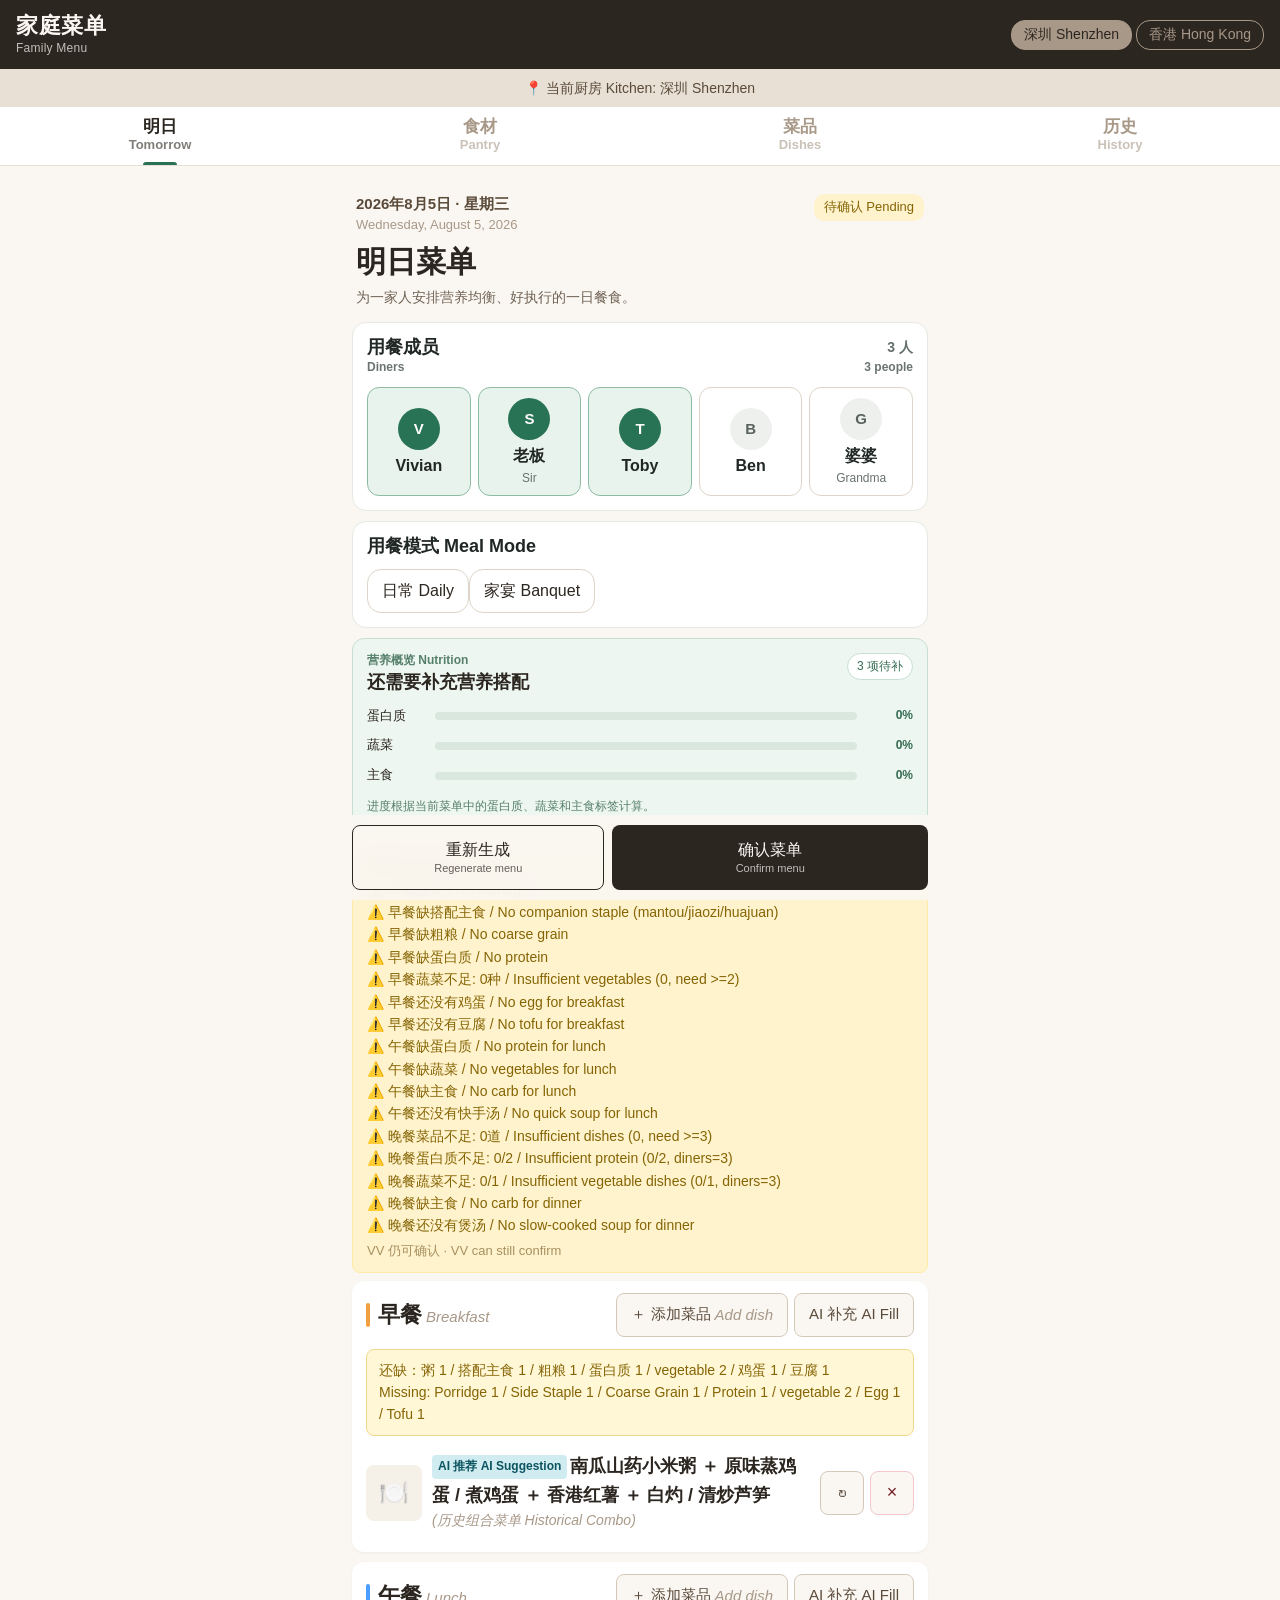
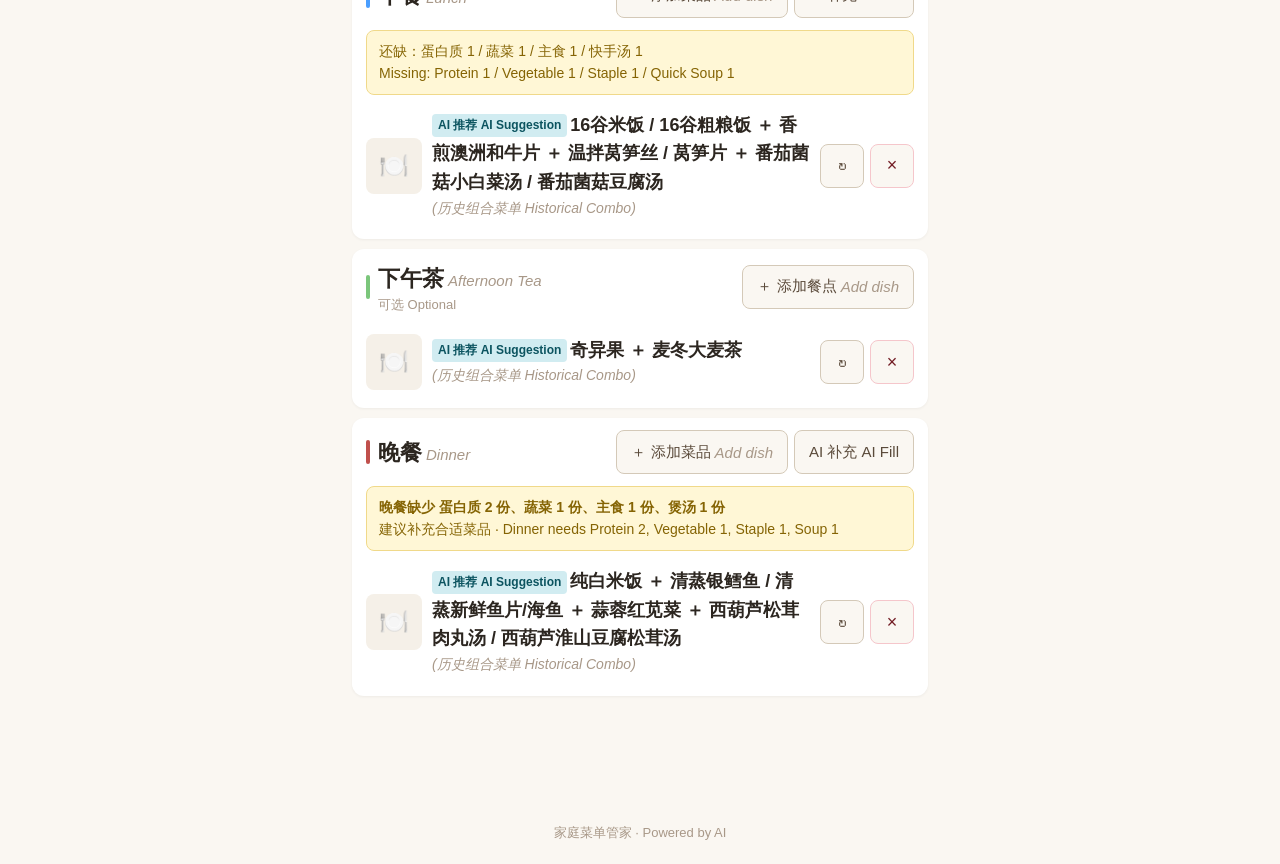
<file: local-preview-index.html>
<!DOCTYPE html>
<html lang="zh-CN">
<head>
<meta charset="UTF-8">
<meta name="viewport" content="width=device-width,initial-scale=1.0,maximum-scale=1.0,user-scalable=no,viewport-fit=cover">
<meta name="apple-mobile-web-app-capable" content="yes">
<meta name="apple-mobile-web-app-status-bar-style" content="default">
<meta name="apple-mobile-web-app-title" content="家庭菜单">
<meta name="theme-color" content="#2c2620">
<link rel="manifest" href="manifest.webmanifest">
<link rel="apple-touch-icon" sizes="180x180" href="apple-touch-icon.png">
<link rel="icon" type="image/png" sizes="192x192" href="icon-192.png">
<title>明日菜单 · Tomorrow</title>
<style>
*{margin:0;padding:0;box-sizing:border-box}
body{font-family:-apple-system,BlinkMacSystemFont,"Segoe UI","PingFang SC","Hiragino Sans GB",sans-serif;background:#faf7f2;color:#2c2620;line-height:1.6;font-size:16px}
.header{background:#2c2620;color:#faf7f2;padding:14px 16px;display:flex;align-items:center;justify-content:space-between;position:sticky;top:0;z-index:100}
.header h1{font-size:22px;font-weight:700;letter-spacing:.5px;line-height:1.12}
.header h1 span{display:block;font-size:12px;font-weight:500;letter-spacing:.02em;opacity:.72;margin-top:3px}
.loc-switch{display:flex;gap:4px}
.loc-btn{font-size:14px;padding:5px 12px;border-radius:14px;border:1px solid #a89888;background:transparent;color:#a89888;cursor:pointer}
.loc-btn.active{background:#a89888;color:#2c2620;border-color:#a89888}
.role-badge{font-size:13px;background:#a89888;padding:3px 10px;border-radius:10px}
.nav{display:flex;background:#fff;border-bottom:1px solid #e8e0d4;position:sticky;top:62px;z-index:99}
.nav a{position:relative;flex:1;text-align:center;padding:10px 2px 12px;font-size:17px;line-height:1.15;color:#a89888;text-decoration:none;font-weight:600}
.nav a.active{color:#2c2620}
.nav a.active:after{content:"";position:absolute;left:50%;bottom:0;width:34px;height:3px;border-radius:3px 3px 0 0;background:#287356;transform:translateX(-50%)}
.nav a span{display:block;font-size:13px;margin-top:1px;opacity:.6}
.content{max-width:600px;margin:0 auto;padding:12px}
.tomorrow-heading{display:flex;align-items:flex-start;justify-content:space-between;gap:16px;padding:16px 4px 14px}
.tomorrow-date{font-size:15px;font-weight:650;color:#5a4a3a;line-height:1.35}
.tomorrow-date span{display:block;color:#a89888;font-size:13px;font-weight:500;margin-top:2px}
.tomorrow-heading h2{font-size:30px;line-height:1.2;margin-top:10px}
.tomorrow-heading p{font-size:14px;color:#6f6255;margin-top:6px;max-width:42ch}
.nutrition-overview{background:#eef6f1;border:1px solid #c7ded1;border-radius:12px;padding:14px;margin-bottom:10px}
.nutrition-overview-head{display:flex;align-items:flex-start;justify-content:space-between;gap:12px;margin-bottom:12px}
.nutrition-overview-head h3{font-size:18px;line-height:1.25}
.nutrition-overview-head h3 span{display:block;font-size:12px;color:#56806b;font-weight:600;margin-bottom:3px}
.nutrition-overview-head>span{font-size:12px;color:#356b52;background:#fff;border:1px solid #c7ded1;border-radius:999px;padding:3px 9px;white-space:nowrap}
.nutrition-metric{display:grid;grid-template-columns:58px minmax(0,1fr) 46px;align-items:center;gap:10px;margin-top:9px;font-size:13px}
.nutrition-metric strong{text-align:right;font-size:12px;color:#356b52}
.nutrition-track{height:8px;background:#d9e7df;border-radius:999px;overflow:hidden}
.nutrition-track i{display:block;width:var(--value);height:100%;background:#287356;border-radius:inherit}
.nutrition-note{font-size:12px;color:#56806b;margin-top:11px}
.meal-section{background:#fff;border-radius:12px;margin-bottom:10px;overflow:hidden;box-shadow:0 1px 3px rgba(0,0,0,.05)}
.meal-header{padding:12px 14px;display:flex;align-items:center;gap:8px}
.meal-bar{width:4px;height:24px;border-radius:2px}
.meal-title{font-size:22px;font-weight:700}
.meal-title-en{font-size:15px;color:#a89888;font-style:italic;margin-left:4px}
.meal-actions{margin-left:auto;display:flex;gap:6px}
.meal-act-btn{font-size:15px;padding:8px 14px;border-radius:8px;border:1px solid #d4c9b8;background:#faf7f2;color:#5a4a3a;cursor:pointer;white-space:nowrap;min-height:44px;display:flex;align-items:center}
.meal-act-btn:active{background:#e8e0d4}
.meal-items{padding:0 14px 8px}
.slot-hint{padding:9px 12px;font-size:14px;color:#856404;background:#fff7d6;border:1px solid #f0d98a;border-radius:8px;margin:0 14px 6px}
.meal-item{display:flex;gap:10px;padding:10px 0;border-bottom:1px solid #f5f0e8;align-items:center}
.meal-item:last-child{border-bottom:none}
.meal-item img{width:56px;height:56px;border-radius:8px;object-fit:cover;flex-shrink:0;background:#f5f0e8}
.meal-item .no-img{width:56px;height:56px;border-radius:8px;background:#f5f0e8;flex-shrink:0;display:flex;align-items:center;justify-content:center;font-size:24px}
.meal-item .info{flex:1;min-width:0}
.dish-name{font-size:18px;font-weight:600}
.dish-name-en{font-size:14px;color:#a89888;font-style:italic}
.dish-meta{font-size:12px;color:#a89888;margin-top:2px}
.badge{display:inline-block;font-size:12px;padding:2px 6px;border-radius:4px;margin-right:3px;vertical-align:middle}
.badge-owner{background:#d4edda;color:#155724}
.badge-ai{background:#d1ecf1;color:#0c5460}
.badge-shortage-missing{background:#f8d7da;color:#721c24}
.badge-shortage-tobuy{background:#fff3cd;color:#856404}
.badge-shortage-notified{background:#cce5ff;color:#004085}
.badge-shortage-purchased{background:#d4edda;color:#155724}
.badge-cat{background:#e8e0d4;color:#5a4a3a}
.badge-warning{background:#fff3cd;color:#856404}
.item-actions{display:flex;gap:6px;flex-shrink:0}
.item-btn{width:44px;height:44px;border-radius:8px;border:1px solid #d4c9b8;background:#faf7f2;color:#5a4a3a;cursor:pointer;font-size:18px;display:flex;align-items:center;justify-content:center}
.item-btn:active{background:#e8e0d4}
.item-btn.danger{border-color:#f5c6cb;color:#721c24}
.card{background:#fff;border-radius:12px;padding:14px;margin-bottom:10px;box-shadow:0 1px 3px rgba(0,0,0,.05)}
.card h3{font-size:16px;margin-bottom:6px}
.card p{font-size:14px;color:#5a4a3a}
.empty{text-align:center;padding:40px 20px;color:#a89888}
.empty h2{font-size:18px;margin-bottom:6px}
.btn{display:block;width:100%;padding:14px;text-align:center;border:none;border-radius:8px;font-size:16px;font-weight:500;cursor:pointer;text-decoration:none;min-height:44px}
.btn-primary{background:#2c2620;color:#faf7f2}
.btn-outline{background:transparent;border:1px solid #2c2620;color:#2c2620}
.btn-danger{background:#c0504c;color:#fff}
.btn:active{opacity:.7}
.btn:disabled{opacity:.4;cursor:not-allowed}
.status-tag{display:inline-block;font-size:13px;padding:3px 10px;border-radius:10px}
.status-draft{background:#fff3cd;color:#856404}
.status-confirmed{background:#d4edda;color:#155724}
.status-pushed{background:#d1ecf1;color:#0c5460}
.loc-banner{background:#e8e0d4;color:#5a4a3a;padding:8px 16px;font-size:14px;text-align:center;font-weight:500}
.search-bar{padding:10px 14px;background:#fff;position:sticky;top:118px;z-index:98}
.search-bar input{width:100%;padding:12px 16px;border:1px solid #e8e0d4;border-radius:24px;font-size:16px;outline:none;box-sizing:border-box}
.filter-tabs{display:flex;flex-wrap:wrap;gap:6px;padding:6px 14px;background:#fff;border-bottom:1px solid #f5f0e8}
.filter-tab{white-space:nowrap;padding:6px 14px;border-radius:16px;font-size:14px;background:#f5f0e8;color:#5a4a3a;cursor:pointer}
.filter-tab.active{background:#2c2620;color:#faf7f2}
.dish-grid{display:grid;grid-template-columns:1fr 1fr;gap:8px;padding:4px 0}
.dish-card{background:#fff;border-radius:10px;overflow:hidden;box-shadow:0 1px 2px rgba(0,0,0,.03);cursor:pointer}
.dish-card img{width:100%;aspect-ratio:1.2;object-fit:cover;background:#f5f0e8}
.dish-card .no-img{width:100%;aspect-ratio:1.2;background:#f5f0e8;display:flex;align-items:center;justify-content:center;font-size:28px}
.dish-card .info{padding:8px}
.dish-card .name{font-size:18px;font-weight:600;overflow:hidden;text-overflow:ellipsis;white-space:nowrap}
.dish-card .name-en{font-size:14px;color:#a89888;font-style:italic;overflow:hidden;text-overflow:ellipsis;white-space:nowrap}
.dish-card .cat-label{font-size:13px;color:#a89888;margin-top:2px}
.dish-card .avail-badge{font-size:13px;padding:2px 6px;border-radius:4px;margin-top:3px;display:inline-block}
.avail-yes{background:#d4edda;color:#155724}
.avail-almost{background:#fff3cd;color:#856404}
.pantry-item{display:flex;align-items:center;justify-content:space-between;padding:12px 0;border-bottom:1px solid #f5f0e8;gap:8px}
.pantry-item:last-child{border-bottom:none}
.pantry-item .name{font-size:18px;font-weight:600}
.pantry-item .name-en{font-size:14px;color:#a89888}
.pantry-controls{display:flex;align-items:center;gap:12px;flex-shrink:0}
.pantry-status-group{display:flex;gap:4px}
.st-btn{font-size:14px;padding:8px 12px;border-radius:8px;cursor:pointer;border:1px solid #d4c9b8;background:#faf7f2;color:#5a4a3a;white-space:nowrap;transition:all .15s;min-height:40px;display:flex;align-items:center}
.st-btn:active{opacity:.7}
.st-btn.active-priority{background:#fff3cd;color:#856404;border-color:#e0c060}
.st-btn.active-expiring{background:#f8d7da;color:#721c24;border-color:#e8a0a8}
.pantry-used-up{font-size:14px;padding:8px 12px;border-radius:8px;cursor:pointer;border:1px solid #f5c6cb;background:#fff;color:#721c24;white-space:nowrap;min-height:40px;display:flex;align-items:center}
.pantry-used-up:active{opacity:.7}
.history-entry{background:#fff;border-radius:10px;padding:12px;margin-bottom:8px;box-shadow:0 1px 2px rgba(0,0,0,.03)}
.history-date{font-size:16px;font-weight:600;margin-bottom:4px;display:flex;justify-content:space-between;align-items:center}
.history-context{font-size:13px;color:#a89888;margin-bottom:6px;display:flex;gap:8px;flex-wrap:wrap}
.history-context span{display:inline-flex;align-items:center;gap:2px}
.history-meal{font-size:14px;margin-top:3px}
.history-meal .label{color:#a89888;font-weight:600;margin-right:4px;font-size:13px}
.history-meal .dish-list{color:#2c2620}
.history-meal .dish-list-en{color:#a89888;font-style:italic;font-size:13px}
.footer{text-align:center;padding:20px;color:#a89888;font-size:13px}
.modal-overlay{position:fixed;inset:0;background:rgba(0,0,0,.5);z-index:200;display:none;align-items:flex-end;justify-content:center}
.modal-overlay.show{display:flex}
.modal{background:#fff;width:100%;max-width:600px;border-radius:16px 16px 0 0;max-height:85vh;overflow-y:auto}
.modal-img{width:100%;aspect-ratio:2;object-fit:cover;background:#f5f0e8}
.modal-body{padding:16px}
.modal-body h2{font-size:22px;font-weight:700;margin-bottom:2px}
.modal-body .en-name{font-size:15px;color:#a89888;font-style:italic;margin-bottom:10px}
.modal-body .meta-row{display:flex;gap:6px;flex-wrap:wrap;margin-bottom:8px}
.modal-body .section-title{font-size:15px;font-weight:600;color:#5a4a3a;margin:10px 0 4px}
.modal-body .ing-list{font-size:14px;color:#5a4a3a}
.modal-actions{display:flex;gap:8px;padding:12px 16px;border-top:1px solid #f5f0e8;position:sticky;bottom:0;background:#fff}
.modal-actions .btn{flex:1;padding:12px;font-size:16px}
.rec-section-title{font-size:15px;font-weight:700;color:#5a4a3a;padding:8px 16px 4px;background:#f5f0e8;border-radius:6px 6px 0 0}
.add-to-meal{display:grid;grid-template-columns:1fr 1fr 1fr;gap:8px;margin-top:8px}
.add-to-meal .btn{padding:12px;font-size:15px;min-height:44px}
.snack-bar{position:fixed;bottom:20px;left:50%;transform:translateX(-50%);background:#2c2620;color:#faf7f2;padding:10px 20px;border-radius:20px;font-size:14px;z-index:300;display:none;white-space:nowrap}
.snack-bar.show{display:block}
.ing-picker{display:flex;gap:6px;flex-wrap:wrap;padding:8px 0}
.ing-chip{font-size:14px;padding:6px 12px;border-radius:14px;border:1px solid #d4c9b8;background:#faf7f2;color:#5a4a3a;cursor:pointer}
.ing-chip.selected{background:#2c2620;color:#faf7f2;border-color:#2c2620}
.ing-chip:active{opacity:.7}
.ing-add-chip{font-size:14px;padding:6px 12px;border-radius:14px;border:1px dashed #4a9eff;background:#e8f4ff;color:#0c5460;cursor:pointer}
.selected-list{margin-top:10px}
.selected-item{display:flex;align-items:center;justify-content:space-between;padding:10px 12px;background:#f5f0e8;border-radius:8px;margin-bottom:6px;gap:8px}
.selected-item .name{font-size:16px;font-weight:600}
.selected-item .name-en{font-size:14px;color:#a89888}
.status-picker{display:flex;gap:4px}
.status-pick{font-size:14px;padding:4px 10px;border-radius:10px;border:1px solid #d4c9b8;background:#fff;color:#5a4a3a;cursor:pointer}
.status-pick.active{font-weight:600}
.collapsible{margin-bottom:10px}
.collapsible-header{display:flex;align-items:center;justify-content:space-between;padding:12px 14px;background:#fff;border-radius:10px;cursor:pointer;font-size:16px;font-weight:500}
.collapsible-header .arrow{transition:transform .2s}
.collapsible-header.open .arrow{transform:rotate(90deg)}
.collapsible-body{display:none;padding:0 14px}
.collapsible-body.open{display:block}
.warning-box{background:#fff3cd;border:1px solid #ffeaa7;border-radius:8px;padding:10px 14px;margin-bottom:8px;font-size:14px;color:#856404}
.warning-box .warn-title{font-weight:600;margin-bottom:4px}
.diners-section{background:#fff;border:1px solid #e5e8e3;border-radius:14px;padding:14px;margin-bottom:10px}
.diners-section .diners-title{display:flex;align-items:flex-end;justify-content:space-between;font-size:18px;font-weight:700;color:#202724;line-height:1.15;margin-bottom:12px}
.diners-section .diners-title>span>small{display:block;font-size:12px;color:#6b746f;font-weight:600;margin-top:3px}
.diner-count{font-size:14px;color:#66706b;text-align:right;line-height:1.25}
.diner-count small{display:block;font-size:12px}
.diners-row.people-cards{display:grid;grid-template-columns:repeat(5,minmax(0,1fr));gap:7px}
.diner-chip{display:inline-flex;align-items:center;gap:3px;padding:8px 14px;border-radius:14px;border:1px solid #ddd5c8;font-size:16px;cursor:pointer;transition:transform .15s,background .15s,border-color .15s;min-height:44px}
.diner-chip.person-card{min-width:0;min-height:102px;padding:10px 4px;flex-direction:column;justify-content:center;border-radius:12px;background:#fff;color:#202724;text-align:center}
.diner-chip.person-card.active{background:#e9f3ed;color:#202724;border-color:#8dbca3}
.diner-avatar{display:flex;align-items:center;justify-content:center;width:42px;height:42px;border-radius:50%;background:#eef0ee;color:#59635e;font-size:15px;font-weight:700;margin-bottom:4px}
.person-card.active .diner-avatar{background:#287356;color:#fff}
.diner-name{display:block;max-width:100%;font-weight:700;line-height:1.15;overflow:hidden;text-overflow:ellipsis}
.diner-en{display:block;font-size:12px;line-height:1.2;color:#68716d;margin-top:3px}
.tomorrow-actions{position:sticky;bottom:0;z-index:20;display:grid;grid-template-columns:1fr 1.25fr;gap:8px;background:rgba(250,247,242,.94);backdrop-filter:blur(12px);padding:10px 0 calc(10px + env(safe-area-inset-bottom));margin-top:8px}
.tomorrow-actions .btn{display:flex;flex-direction:column;align-items:center;justify-content:center;line-height:1.2}
.tomorrow-actions .btn small{font-size:11px;font-weight:500;opacity:.72;margin-top:3px}
.btn-stepper{width:40px;height:40px;border-radius:8px;border:1px solid #ddd5c8;background:#fff;font-size:22px;cursor:pointer;display:flex;align-items:center;justify-content:center;min-height:44px}
.btn-stepper:active{background:#f5f0e8}
.purchase-task{display:flex;align-items:center;justify-content:space-between;padding:10px 0;border-bottom:1px solid #f5f0e8}
.purchase-task:last-child{border-bottom:none}
.purchase-task .info{flex:1;min-width:0}
.purchase-task .dish-name-sm{font-size:15px;font-weight:500}
.purchase-task .missing-list{font-size:13px;color:#a89888;margin-top:2px}
.purchase-task .act-btn{font-size:14px;padding:8px 14px;border-radius:8px;border:none;cursor:pointer;white-space:nowrap;flex-shrink:0;margin-left:8px;min-height:44px}
.act-notify{background:#4a9eff;color:#fff}
.act-notified{background:#e8e0d4;color:#6c757d}
.act-purchased{background:#d4edda;color:#155724}
.ing-group-header{font-size:15px;font-weight:600;color:#5a4a3a;padding:8px 0 4px;border-bottom:1px solid #f5f0e8;margin-top:4px}
.ing-group-header:first-child{margin-top:0}
@media (max-width:767px){
html,body{max-width:100%;overflow-x:hidden}
body{padding-top:env(safe-area-inset-top);padding-bottom:env(safe-area-inset-bottom)}
.content,.card,.pantry-item,.pantry-item>*{min-width:0;max-width:100%}
.pantry-item{display:grid;grid-template-columns:minmax(0,1fr);align-items:stretch;gap:10px}
.pantry-item>.pantry-name{width:100%;min-width:0}
.pantry-item .name{white-space:normal;overflow-wrap:anywhere;word-break:normal}
.pantry-item .name-en{white-space:normal;overflow-wrap:anywhere;word-break:normal}
.pantry-controls{display:grid;grid-template-columns:repeat(3,minmax(0,1fr));gap:6px;width:100%;min-width:0}
.pantry-status-group{display:contents}
.st-btn,.pantry-used-up{width:100%;min-width:0;min-height:48px;padding:6px 3px;justify-content:center;text-align:center;white-space:normal;line-height:1.15;overflow-wrap:normal}
.tomorrow-heading{padding-top:10px}
.tomorrow-heading h2{font-size:27px}
.diners-row.people-cards{gap:6px;overflow-x:auto;grid-template-columns:repeat(5,minmax(94px,1fr));padding-bottom:3px}
.diner-chip.person-card{min-height:110px}
.item-actions{gap:4px}
.item-btn{width:42px;height:42px}
}
</style>
</head>
<body>
<div class="header">
<h1>家庭菜单<span>Family Menu</span></h1>
<div class="loc-switch"><button class="loc-btn active" onclick="switchLocation('shenzhen')">深圳 Shenzhen</button><button class="loc-btn " onclick="switchLocation('hongkong')">香港 Hong Kong</button></div>
</div>
<div class="loc-banner" id="locBanner">📍 当前厨房 Kitchen: 深圳 Shenzhen</div>
<div class="nav"><a href="tomorrow" class="active">明日<span>Tomorrow</span></a><a href="pantry" class="">食材<span>Pantry</span></a><a href="dishes" class="">菜品<span>Dishes</span></a><a href="history" class="">历史<span>History</span></a></div>
<div class="content"><section class="tomorrow-heading"><div><div class="tomorrow-date">2026年8月5日 · 星期三<span>Wednesday, August 5, 2026</span></div><h2>明日菜单</h2><p>为一家人安排营养均衡、好执行的一日餐食。</p></div><span class="status-tag status-draft">待确认 Pending</span></section>
<section class="diners-section"><div class="diners-title"><span>用餐成员<small>Diners</small></span><span class="diner-count">3 人<small>3 people</small></span></div><div class="diners-row people-cards"><button type="button" class="diner-chip person-card active" data-diner="vivian" aria-pressed="true" onclick="toggleDiner('vivian')"><span class="diner-avatar" aria-hidden="true">V</span><span class="diner-name">Vivian</span></button><button type="button" class="diner-chip person-card active" data-diner="sir" aria-pressed="true" onclick="toggleDiner('sir')"><span class="diner-avatar" aria-hidden="true">S</span><span class="diner-name">老板</span><span class="diner-en">Sir</span></button><button type="button" class="diner-chip person-card active" data-diner="toby" aria-pressed="true" onclick="toggleDiner('toby')"><span class="diner-avatar" aria-hidden="true">T</span><span class="diner-name">Toby</span></button><button type="button" class="diner-chip person-card " data-diner="ben" aria-pressed="false" onclick="toggleDiner('ben')"><span class="diner-avatar" aria-hidden="true">B</span><span class="diner-name">Ben</span></button><button type="button" class="diner-chip person-card " data-diner="grandma" aria-pressed="false" onclick="toggleDiner('grandma')"><span class="diner-avatar" aria-hidden="true">G</span><span class="diner-name">婆婆</span><span class="diner-en">Grandma</span></button></div></section>
<div class="diners-section"><div class="diners-title">用餐模式 Meal Mode</div><div class="diners-row"><span class="diner-chip active" onclick="setMealMode('daily')">日常 Daily</span><span class="diner-chip " onclick="setMealMode('banquet')">家宴 Banquet</span></div><div id="banquet-input" style="display:none;margin-top:8px;align-items:center;gap:10px"><span style="font-size:14px;color:#a89888">家宴总人数 Total Diners</span><button class="btn-stepper" onclick="adjustBanquet(-1)">−</button><input type="number" id="banquetTotal" value="8" min="2" max="30" style="width:60px;text-align:center;font-size:18px;border:1px solid #d4c8b8;border-radius:6px;padding:4px" onchange="setBanquetTotal(this.value)"><button class="btn-stepper" onclick="adjustBanquet(1)">+</button></div></div>
<section class="nutrition-overview" aria-labelledby="nutrition-title"><div class="nutrition-overview-head"><h3 id="nutrition-title"><span>营养概览 Nutrition</span>还需要补充营养搭配</h3><span>3 项待补</span></div><div class="nutrition-metric"><span>蛋白质</span><div class="nutrition-track" role="progressbar" aria-label="蛋白质" aria-valuemin="0" aria-valuemax="100" aria-valuenow="0"><i style="--value:0%"></i></div><strong>0%</strong></div><div class="nutrition-metric"><span>蔬菜</span><div class="nutrition-track" role="progressbar" aria-label="蔬菜" aria-valuemin="0" aria-valuemax="100" aria-valuenow="0"><i style="--value:0%"></i></div><strong>0%</strong></div><div class="nutrition-metric"><span>主食</span><div class="nutrition-track" role="progressbar" aria-label="主食" aria-valuemin="0" aria-valuemax="100" aria-valuenow="0"><i style="--value:0%"></i></div><strong>0%</strong></div><p class="nutrition-note">进度根据当前菜单中的蛋白质、蔬菜和主食标签计算。</p></section>
<div class="warning-box"><div class="warn-title">提示 Warnings (16)</div><div class="warn-item">⚠️ 早餐缺粥 / No porridge</div><div class="warn-item">⚠️ 早餐缺搭配主食 / No companion staple (mantou/jiaozi/huajuan)</div><div class="warn-item">⚠️ 早餐缺粗粮 / No coarse grain</div><div class="warn-item">⚠️ 早餐缺蛋白质 / No protein</div><div class="warn-item">⚠️ 早餐蔬菜不足: 0种 / Insufficient vegetables (0, need >=2)</div><div class="warn-item">⚠️ 早餐还没有鸡蛋 / No egg for breakfast</div><div class="warn-item">⚠️ 早餐还没有豆腐 / No tofu for breakfast</div><div class="warn-item">⚠️ 午餐缺蛋白质 / No protein for lunch</div><div class="warn-item">⚠️ 午餐缺蔬菜 / No vegetables for lunch</div><div class="warn-item">⚠️ 午餐缺主食 / No carb for lunch</div><div class="warn-item">⚠️ 午餐还没有快手汤 / No quick soup for lunch</div><div class="warn-item">⚠️ 晚餐菜品不足: 0道 / Insufficient dishes (0, need >=3)</div><div class="warn-item">⚠️ 晚餐蛋白质不足: 0/2 / Insufficient protein (0/2, diners=3)</div><div class="warn-item">⚠️ 晚餐蔬菜不足: 0/1 / Insufficient vegetable dishes (0/1, diners=3)</div><div class="warn-item">⚠️ 晚餐缺主食 / No carb for dinner</div><div class="warn-item">⚠️ 晚餐还没有煲汤 / No slow-cooked soup for dinner</div><div style="margin-top:4px;font-size:13px;color:#a89060">VV 仍可确认 · VV can still confirm</div></div>
<div class="meal-section">
<div class="meal-header"><div class="meal-bar" style="background:#f0a040"></div><div><span class="meal-title">早餐</span><span class="meal-title-en">Breakfast</span></div><div class="meal-actions"><button class="meal-act-btn" onclick="openDishSearch('breakfast')">＋ 添加菜品 <span class="meal-title-en">Add dish</span></button><button class="meal-act-btn" onclick="aiFillMeal('breakfast')">AI 补充 AI Fill</button></div></div>
<div class="slot-hint">还缺：粥 1 / 搭配主食 1 / 粗粮 1 / 蛋白质 1 / vegetable 2 / 鸡蛋 1 / 豆腐 1<br>Missing: Porridge 1 / Side Staple 1 / Coarse Grain 1 / Protein 1 / vegetable 2 / Egg 1 / Tofu 1</div><div class="meal-items"><div class="meal-item">
<div class="no-img">🍽️</div>
<div class="info">
<div class="dish-name"><span class="badge badge-ai">AI 推荐 AI Suggestion</span>南瓜山药小米粥 ＋ 原味蒸鸡蛋 / 煮鸡蛋 ＋ 香港红薯 ＋ 白灼 / 清炒芦笋</div>
<div class="dish-name-en">(历史组合菜单 Historical Combo)</div>
<div class="dish-meta">  </div>
</div><div class="item-actions"><button class="item-btn" onclick="openDishSearch('breakfast',33,'南瓜山药小米粥 ＋ 原味蒸鸡蛋 / 煮鸡蛋 ＋ 香港红薯 ＋ 白灼 / 清炒芦笋','None')" title="替换 Replace">↻</button><button class="item-btn danger" onclick="removeDish(33)" title="删除 Delete">×</button></div></div></div></div>
<div class="meal-section">
<div class="meal-header"><div class="meal-bar" style="background:#4a9eff"></div><div><span class="meal-title">午餐</span><span class="meal-title-en">Lunch</span></div><div class="meal-actions"><button class="meal-act-btn" onclick="openDishSearch('lunch')">＋ 添加菜品 <span class="meal-title-en">Add dish</span></button><button class="meal-act-btn" onclick="aiFillMeal('lunch')">AI 补充 AI Fill</button></div></div>
<div class="slot-hint">还缺：蛋白质 1 / 蔬菜 1 / 主食 1 / 快手汤 1<br>Missing: Protein 1 / Vegetable 1 / Staple 1 / Quick Soup 1</div><div class="meal-items"><div class="meal-item">
<div class="no-img">🍽️</div>
<div class="info">
<div class="dish-name"><span class="badge badge-ai">AI 推荐 AI Suggestion</span>16谷米饭 / 16谷粗粮饭 ＋ 香煎澳洲和牛片 ＋ 温拌莴笋丝 / 莴笋片 ＋ 番茄菌菇小白菜汤 / 番茄菌菇豆腐汤</div>
<div class="dish-name-en">(历史组合菜单 Historical Combo)</div>
<div class="dish-meta">  </div>
</div><div class="item-actions"><button class="item-btn" onclick="openDishSearch('lunch',34,'16谷米饭 / 16谷粗粮饭 ＋ 香煎澳洲和牛片 ＋ 温拌莴笋丝 / 莴笋片 ＋ 番茄菌菇小白菜汤 / 番茄菌菇豆腐汤','None')" title="替换 Replace">↻</button><button class="item-btn danger" onclick="removeDish(34)" title="删除 Delete">×</button></div></div></div></div>
<div class="meal-section">
<div class="meal-header"><div class="meal-bar" style="background:#7bc67b"></div><div><span class="meal-title">下午茶</span><span class="meal-title-en">Afternoon Tea</span><div style="font-size:13px;color:#a89888;line-height:1.2">可选 Optional</div></div><div class="meal-actions"><button class="meal-act-btn" onclick="openDishSearch('afternoon_snack')">＋ 添加餐点 <span class="meal-title-en">Add dish</span></button></div></div>
<div class="meal-items"><div class="meal-item">
<div class="no-img">🍽️</div>
<div class="info">
<div class="dish-name"><span class="badge badge-ai">AI 推荐 AI Suggestion</span>奇异果 ＋ 麦冬大麦茶</div>
<div class="dish-name-en">(历史组合菜单 Historical Combo)</div>
<div class="dish-meta">  </div>
</div><div class="item-actions"><button class="item-btn" onclick="openDishSearch('afternoon_snack',35,'奇异果 ＋ 麦冬大麦茶','None')" title="替换 Replace">↻</button><button class="item-btn danger" onclick="removeDish(35)" title="删除 Delete">×</button></div></div></div></div>
<div class="meal-section">
<div class="meal-header"><div class="meal-bar" style="background:#c0504c"></div><div><span class="meal-title">晚餐</span><span class="meal-title-en">Dinner</span></div><div class="meal-actions"><button class="meal-act-btn" onclick="openDishSearch('dinner')">＋ 添加菜品 <span class="meal-title-en">Add dish</span></button><button class="meal-act-btn" onclick="aiFillMeal('dinner')">AI 补充 AI Fill</button></div></div>
<div class="slot-hint"><strong>晚餐缺少 蛋白质 2 份、蔬菜 1 份、主食 1 份、煲汤 1 份</strong><br>建议补充合适菜品 · Dinner needs Protein 2, Vegetable 1, Staple 1, Soup 1</div><div class="meal-items"><div class="meal-item">
<div class="no-img">🍽️</div>
<div class="info">
<div class="dish-name"><span class="badge badge-ai">AI 推荐 AI Suggestion</span>纯白米饭 ＋ 清蒸银鳕鱼 / 清蒸新鲜鱼片/海鱼 ＋ 蒜蓉红苋菜 ＋ 西葫芦松茸肉丸汤 / 西葫芦淮山豆腐松茸汤</div>
<div class="dish-name-en">(历史组合菜单 Historical Combo)</div>
<div class="dish-meta">  </div>
</div><div class="item-actions"><button class="item-btn" onclick="openDishSearch('dinner',36,'纯白米饭 ＋ 清蒸银鳕鱼 / 清蒸新鲜鱼片/海鱼 ＋ 蒜蓉红苋菜 ＋ 西葫芦松茸肉丸汤 / 西葫芦淮山豆腐松茸汤','None')" title="替换 Replace">↻</button><button class="item-btn danger" onclick="removeDish(36)" title="删除 Delete">×</button></div></div></div></div>
<div class="tomorrow-actions"><button class="btn btn-outline" onclick="repairMenu()">重新生成<small>Regenerate menu</small></button><button class="btn btn-primary" onclick="confirmMenu()">确认菜单<small>Confirm menu</small></button></div></div>
<div class="modal-overlay" id="dishSearchModal" onclick="if(event.target===this)closeDishSearch()">
<div class="modal" style="max-height:85vh">
<div style="padding:14px 16px;border-bottom:1px solid #f5f0e8">
<div id="dishSearchTitle" style="font-size:22px;font-weight:700;margin-bottom:8px">换一道 Replace Dish</div>
<div id="dishSearchHint" style="font-size:13px;color:#a89888;margin-bottom:8px">系统根据库存和当前餐位推荐 · 或搜索菜品 Smart recommendations based on pantry & meal</div>
<input type="text" id="dishSearchInput" placeholder="搜索菜品 Search dishes..." oninput="onDishSearchInput()" style="width:100%;padding:12px 16px;border:1px solid #e8e0d4;border-radius:24px;font-size:16px;outline:none;box-sizing:border-box">
</div>
<div id="dishSearchResults" style="overflow-y:auto;max-height:60vh"></div>
<div class="modal-actions"><button class="btn btn-outline" onclick="closeDishSearch()">取消 Cancel</button></div>
</div></div>

<div class="footer">家庭菜单管家 · Powered by AI</div>
<div class="snack-bar" id="snackBar"></div>
<script>
function switchLocation(loc){
  if(typeof hasUnsavedChanges!=='undefined'&&hasUnsavedChanges){
    if(!confirm('当前修改尚未保存，确定切换厨房吗?\nUnsaved changes will be lost. Switch kitchen?'))return;
  }
  document.cookie='loc='+loc+';path=/';
  location.reload();
}
function getLoc(){
  let m=document.cookie.match(/loc=(\w+)/);
  return m?m[1]:'shenzhen';
}
function snack(msg){
  let b=document.getElementById('snackBar');
  b.textContent=msg;b.classList.add('show');
  setTimeout(()=>b.classList.remove('show'),2000);
}
function showWarningCard(title,content){{
  let card=document.getElementById('warnCard')||document.createElement('div');
  card.id='warnCard';
  card.style.cssText='position:fixed;top:50%;left:50%;transform:translate(-50%,-50%);background:#fff8e1;border:2px solid #e6a700;border-radius:12px;padding:20px;max-width:90vw;max-height:80vh;overflow-y:auto;z-index:400;box-shadow:0 4px 20px rgba(0,0,0,.15);font-size:14px;color:#2c2620';
  card.innerHTML='<div style="font-size:16px;font-weight:700;margin-bottom:12px;color:#e6a700">'+title+'</div><div style="line-height:1.6">'+content+'</div><div style="margin-top:16px;text-align:center"><button onclick="document.getElementById(\'warnCard\').remove()" style="padding:8px 24px;border:none;border-radius:20px;background:#2c2620;color:#faf7f2;font-size:14px;cursor:pointer">关闭 Close</button></div>';
  document.body.appendChild(card);
}}
</script>
</body></html>
<script>
let menuId=9;
let currentLoc='shenzhen';
let hasUnsavedChanges=false;
let selectedDiners=["vivian", "sir", "toby"];
let currentMealMode='daily';
let banquetTotal=8;
function toggleDiner(id){
  let i=selectedDiners.indexOf(id);
  if(i>=0)selectedDiners.splice(i,1);
  else selectedDiners.push(id);
  // Update chip UI
  let chip=document.querySelector('.diner-chip[data-diner="'+id+'"]');
  if(chip)chip.classList.toggle('active');
  // Save to server
  fetch('/api/tomorrow/diners',{method:'POST',headers:{'Content-Type':'application/json'},body:JSON.stringify({menu_id:menuId,diners:selectedDiners,location:currentLoc})}).then(r=>r.json()).then(res=>{
    if(res.ok){
      if(res.reconciled){
        snack('已根据人数重新调整 AI 推荐 · Reconciled');
      }else{
        snack('用餐成员已更新 Diners updated');
      }
    }
  });
  // Reload to refresh menu
  setTimeout(()=>location.reload(),1000);
}
// V11: Meal Mode toggle
function setMealMode(mode){
  if(mode===currentMealMode)return;
  currentMealMode=mode;
  fetch('/api/tomorrow/meal-mode',{method:'POST',headers:{'Content-Type':'application/json'},body:JSON.stringify({menu_id:menuId,meal_mode:mode,banquet_total_diners:mode==='banquet'?banquetTotal:null,location:currentLoc})}).then(r=>r.json()).then(res=>{
    if(res.ok){
      if(mode==='banquet'){
        document.getElementById('banquet-input').style.display='flex';
      }else{
        document.getElementById('banquet-input').style.display='none';
      }
      // Update chip active states
      document.querySelectorAll('.diners-section .diner-chip').forEach((c,idx)=>{
        c.classList.toggle('active',(mode==='daily'&&idx===0)||(mode==='banquet'&&idx===1));
      });
      snack(mode==='banquet'?'已切换到家宴模式 Banquet mode':'已切换到日常模式 Daily mode');
      setTimeout(()=>location.reload(),800);
    }
  });
}
function adjustBanquet(delta){
  let input=document.getElementById('banquetTotal');
  let v=parseInt(input.value)||8;
  v=Math.max(2,Math.min(30,v+delta));
  input.value=v;
  setBanquetTotal(v);
}
function setBanquetTotal(val){
  let v=parseInt(val)||8;
  v=Math.max(2,Math.min(30,v));
  banquetTotal=v;
  fetch('/api/tomorrow/meal-mode',{method:'POST',headers:{'Content-Type':'application/json'},body:JSON.stringify({menu_id:menuId,meal_mode:'banquet',banquet_total_diners:v,location:currentLoc})}).then(r=>r.json()).then(res=>{
    if(res.ok)snack('家宴总人数已更新: '+v+' Total diners updated');
  });
}
// V7: Smart dish replacement modal
let searchMode={meal:null,replaceId:null,currentDishId:null,categoryId:null};
function openDishSearch(mt,replaceId,currentDishId,categoryId){
  searchMode={meal:mt,replaceId:replaceId||null,currentDishId:currentDishId||null,categoryId:categoryId||null};
  let m=document.getElementById('dishSearchModal');
  m.classList.add('show');
  let input=document.getElementById('dishSearchInput');
  input.value='';
  let titleEl=document.getElementById('dishSearchTitle');
  let hintEl=document.getElementById('dishSearchHint');
  if(replaceId){
    titleEl.textContent='换一道 Replace Dish';
    hintEl.style.display='block';
    loadRecommendations();
  }else{
    titleEl.textContent='添加菜品 Add Dish';
    hintEl.style.display='none';
    document.getElementById('dishSearchResults').innerHTML='<div style="text-align:center;padding:30px 20px;color:#a89888"><div style="font-size:15px">输入菜名搜索</div><div style="font-size:13px;margin-top:4px">Type to search</div></div>';
    input.focus();
  }
}
function closeDishSearch(){document.getElementById('dishSearchModal').classList.remove('show');}
let _searchTimer=null;
function onDishSearchInput(){
  clearTimeout(_searchTimer);
  let q=document.getElementById('dishSearchInput').value.trim();
  if(!q){
    if(searchMode.replaceId){loadRecommendations();}else{
      document.getElementById('dishSearchResults').innerHTML='<div style="text-align:center;padding:30px 20px;color:#a89888"><div style="font-size:15px">输入菜名搜索</div><div style="font-size:13px;margin-top:4px">Type to search</div></div>';
    }
    return;
  }
  _searchTimer=setTimeout(()=>doDishSearch(q),300);
}
async function loadRecommendations(){
  let container=document.getElementById('dishSearchResults');
  container.innerHTML='<div style="text-align:center;padding:30px 20px;color:#a89888"><div style="font-size:15px">推荐加载中...</div><div style="font-size:13px;margin-top:4px">Loading recommendations...</div></div>';
  let r=await fetch('/api/dishes/recommend',{method:'POST',headers:{'Content-Type':'application/json'},body:JSON.stringify({meal_type:searchMode.meal,current_dish_id:searchMode.currentDishId,category_id:searchMode.categoryId,location:currentLoc})});
  let data=await r.json();
  window._recMap={};
  (data.available||[]).forEach(d=>{window._recMap[d.id]=d;});
  (data.almost_available||[]).forEach(d=>{window._recMap[d.id]=d;});
  let html='';
  // Available Now
  if(data.available&&data.available.length){
    html+='<div class="rec-section-title">库存可做 Available Now</div>';
    html+=data.available.map(d=>renderRecCard(d,'available')).join('');
  }
  // Almost Available
  if(data.almost_available&&data.almost_available.length){
    html+='<div class="rec-section-title" style="margin-top:12px">差1种食材 Almost Available</div>';
    html+=data.almost_available.map(d=>renderRecCard(d,'almost')).join('');
  }
  if(!html){
    html='<div style="text-align:center;padding:30px 20px;color:#a89888"><div style="font-size:15px">暂无推荐</div><div style="font-size:13px;margin-top:4px">No recommendations</div></div>';
  }
  container.innerHTML=html;
}
function renderRecCard(d,type){
  let img=d.image?'<img src="photos/'+d.image+'" onerror="this.style.display=\'none\';this.nextElementSibling.style.display=\'flex\'" style="width:60px;height:60px;border-radius:8px;object-fit:cover;flex-shrink:0">':'<div style="width:60px;height:60px;border-radius:8px;background:#f5f0e8;display:flex;align-items:center;justify-content:center;font-size:24px;flex-shrink:0">🍽️</div>';
  let noImg=d.image?'<div style="width:60px;height:60px;border-radius:8px;background:#f5f0e8;display:none;align-items:center;justify-content:center;font-size:24px;flex-shrink:0">🍽️</div>':'';
  let badge=type==='available'?'<span style="font-size:13px;color:#155724;background:#d4edda;padding:2px 8px;border-radius:4px;display:inline-block;margin-top:3px">库存可做 Available</span>':'';
  let missing='';
  if(d.missing_required&&d.missing_required.length){
    let mn=d.missing_required.join(', ');
    let mnEn=d.missing_required_en?d.missing_required_en.join(', '):'';
    missing='<span style="font-size:13px;color:#856404;background:#fff3cd;padding:2px 8px;border-radius:4px;display:inline-block;margin-top:3px">缺：'+mn+' Missing: '+mnEn+'</span>';
  }
  return '<div onclick="pickRec(\''+d.id+'\','+(type==='almost')+')" style="display:flex;gap:10px;padding:12px;border-bottom:1px solid #f5f0e8;cursor:pointer;align-items:center">'+img+noImg+'<div style="flex:1;min-width:0"><div style="font-size:18px;font-weight:600">'+d.name_cn+'</div><div style="font-size:14px;color:#a89888;font-style:italic">'+(d.name_en||'')+'</div>'+badge+missing+'</div></div>';
}
async function pickRec(dishId,isAlmost){
  if(isAlmost){
    let d=window._recMap&&window._recMap[dishId];
    if(d&&d.missing_required&&d.missing_required.length){
      let mn=d.missing_required.join(', ');
      let mnEn=d.missing_required_en?d.missing_required_en.join(', '):'';
      if(!confirm('这道菜还缺：'+mn+'\n\nThis dish is missing:\n'+mnEn+'\n\n仍然选择? Choose Anyway?'))return;
    }
  }
  await doPickDish(dishId);
}
async function doDishSearch(q){
  let res=await fetch('/api/dishes?search='+encodeURIComponent(q));
  let data=await res.json();
  let container=document.getElementById('dishSearchResults');
  if(!data.length){
    container.innerHTML='<div style="text-align:center;padding:30px 20px;color:#a89888"><div style="font-size:15px">没有找到相关菜品</div><div style="font-size:13px;margin-top:4px">No matching dishes</div></div>';
    return;
  }
  container.innerHTML=data.slice(0,20).map(d=>{
    let img=d.image?'<img src="photos/'+d.image+'" onerror="this.style.display=\'none\';this.nextElementSibling.style.display=\'flex\'" style="width:60px;height:60px;border-radius:8px;object-fit:cover;flex-shrink:0">':'<div style="width:60px;height:60px;border-radius:8px;background:#f5f0e8;display:flex;align-items:center;justify-content:center;font-size:24px;flex-shrink:0">🍽️</div>';
    let noImg=d.image?'<div style="width:60px;height:60px;border-radius:8px;background:#f5f0e8;display:none;align-items:center;justify-content:center;font-size:24px;flex-shrink:0">🍽️</div>':'';
    return '<div onclick="doPickDish(\''+d.id+'\')" style="display:flex;gap:10px;padding:12px;border-bottom:1px solid #f5f0e8;cursor:pointer;align-items:center">'+img+noImg+'<div style="flex:1;min-width:0"><div style="font-size:18px;font-weight:600">'+d.name_cn+'</div><div style="font-size:14px;color:#a89888;font-style:italic">'+(d.name_en||'')+'</div><div style="font-size:13px;color:#a89888;margin-top:2px">'+(d.category_id||'')+'</div></div></div>';
  }).join('');
}
async function doPickDish(dishId){
  if(searchMode.replaceId){
    let r=await fetch('/api/tomorrow/replace',{method:'POST',headers:{'Content-Type':'application/json'},body:JSON.stringify({menu_id:menuId,menu_item_id:searchMode.replaceId,new_dish_id:dishId})});
    let result=await r.json();
    if(result.ok){closeDishSearch();snack('已替换 Replaced');location.reload();}else{snack(result.error||'替换失败');}
  }else{
    let r=await fetch('/api/tomorrow/add',{method:'POST',headers:{'Content-Type':'application/json'},body:JSON.stringify({menu_id:menuId,dish_id:dishId,meal_type:searchMode.meal})});
    let result=await r.json();
    if(result.ok){closeDishSearch();snack('已添加 Added');location.reload();}else{snack(result.error||'添加失败');}
  }
}
async function removeDish(itemId){
  if(!confirm('确认删除? Confirm delete?'))return;
  let r=await fetch('/api/tomorrow/remove',{method:'POST',headers:{'Content-Type':'application/json'},body:JSON.stringify({menu_id:menuId,menu_item_id:itemId})});
  let result=await r.json();
  if(result.ok){snack('已删除 Removed');location.reload();}else{snack(result.error||'删除失败');}
}
async function aiFillMeal(mt){
  snack('AI 补充中... AI filling...');
  let r=await fetch('/api/tomorrow/ai-fill',{method:'POST',headers:{'Content-Type':'application/json'},body:JSON.stringify({menu_id:menuId,location:currentLoc,meal_type:mt})});
  let result=await r.json();
  if(result.ok){
    // V10: 用页面内 Warning Card 替代 alert()
    let unmet=result.review&&(result.review.unmet_slots||[]);
    let added=result.message||'AI 补充完成';
    if(unmet&&unmet.length>0){
      // 去重显示
      let seen={};
      let uniqueUnmet=unmet.filter(u=>{
        let k=(u.meal||'')+'|'+(u.slot||'');
        if(seen[k])return false;seen[k]=true;return true;
      });
      let msgs=uniqueUnmet.map(u=>u.message||(''+u.slot)).join('<br>• ');
      showWarningCard('AI 补充完成，但仍有槽位未补齐：','• '+msgs+'<br><br>请手动添加缺失菜品 / Please add missing dishes manually.');
    }else if(result.review&&result.review.reconciled){
      snack('已重新调整 AI 推荐 Reconciled for '+result.review.reconcile_diners+' diners');
    }else{
      snack('AI 补充完成 AI fill done');
    }
    location.reload();
  }else{snack(result.error||'补充失败');}
}
async function repairMenu(){
  if(!confirm('重新推荐所有 AI 菜品? Refresh all AI suggestions?'))return;
  snack('重新推荐中... Refreshing...');
  let r=await fetch('/api/tomorrow/repair',{method:'POST',headers:{'Content-Type':'application/json'},body:JSON.stringify({menu_id:menuId,location:currentLoc})});
  let result=await r.json();
  if(result.ok){snack('已重新推荐 Refreshed');location.reload();}else{snack(result.error||'失败');}
}
async function confirmMenu(){
  if(!confirm('确认明日菜单? Confirm tomorrow menu?'))return;
  let r=await fetch('/api/tomorrow/confirm',{method:'POST',headers:{'Content-Type':'application/json'},body:JSON.stringify({menu_id:menuId})});
  let result=await r.json();
  if(result.ok){
    if(result.warnings&&result.warnings.length){
      snack('已确认（有'+result.warnings.length+'项提示）');
    }else{
      snack('已确认 Confirmed');
    }
    setTimeout(()=>location.reload(),1500);
  }else{
    snack(result.error||'确认失败');
  }
}
async function editMenu(){
  if(!confirm('修改菜单将回退到草稿状态，修改后需重新确认。\nEditing will revert to draft. Reconfirm required.'))return;
  let r=await fetch('/api/tomorrow/revert',{method:'POST',headers:{'Content-Type':'application/json'},body:JSON.stringify({menu_id:menuId})});
  let result=await r.json();
  if(result.ok){
    snack('已回退到草稿 Reverted to draft');
    setTimeout(()=>location.reload(),1000);
  }else{
    snack(result.error||'操作失败');
  }
}
async function notifyPurchase(reqId){
  let r=await fetch('/api/purchase/update',{method:'POST',headers:{'Content-Type':'application/json'},body:JSON.stringify({id:reqId,status:'notified',by:'owner'})});
  let result=await r.json();
  if(result.ok){snack('已通知采购 Notified');location.reload();}else{snack('失败');}
}
async function markPurchased(reqId){
  let r=await fetch('/api/purchase/update',{method:'POST',headers:{'Content-Type':'application/json'},body:JSON.stringify({id:reqId,status:'purchased',by:'owner'})});
  let result=await r.json();
  if(result.ok){snack('已标记购买 Purchased');location.reload();}else{snack('失败');}
}
</script>
</file>
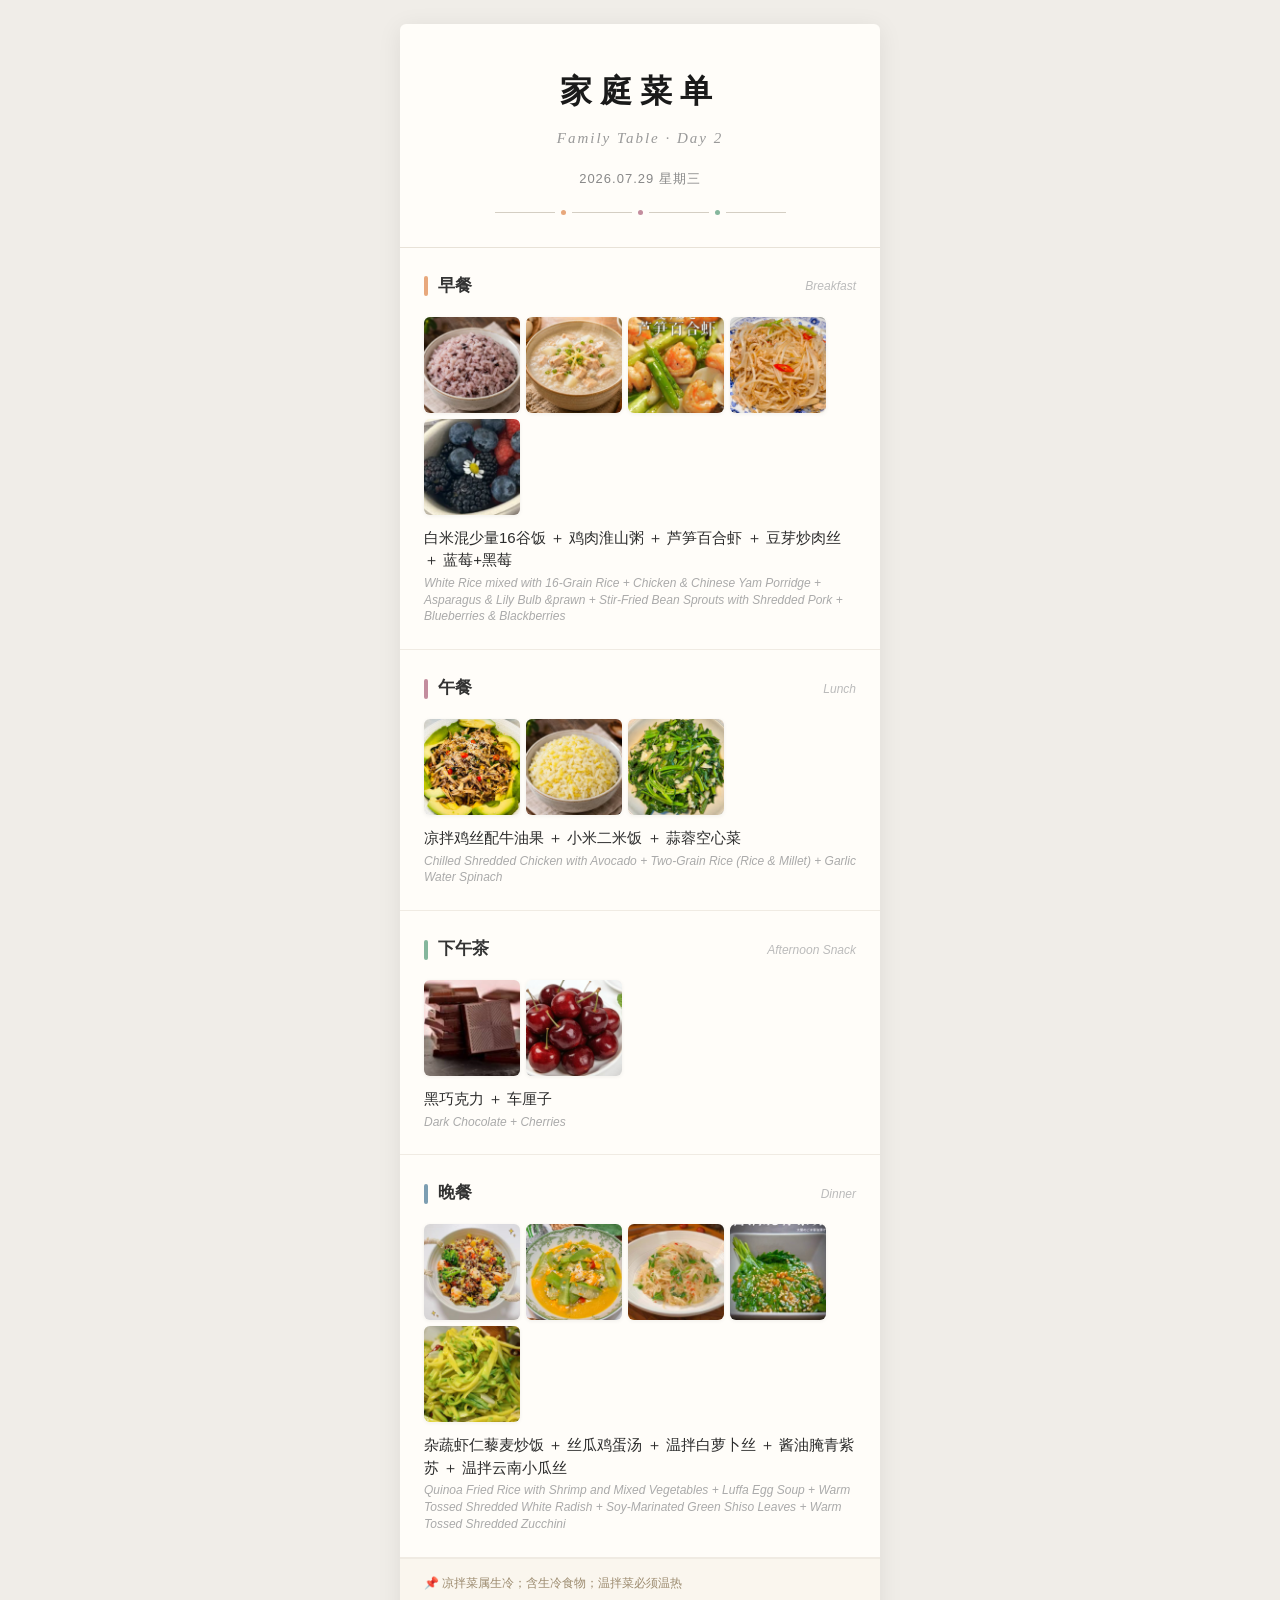
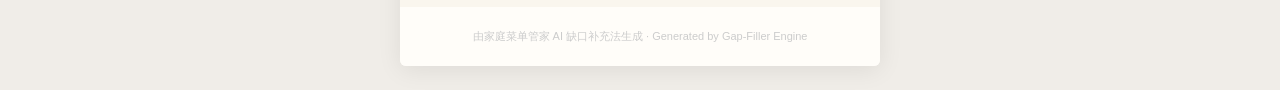
<file: preview_day2.html>
<!DOCTYPE html>
<html lang="zh-CN">
<head>
<meta charset="UTF-8">
<meta name="viewport" content="width=device-width, initial-scale=1.0">
<title>家庭菜单 Day 2 | 07月29日</title>
<style>
* { margin: 0; padding: 0; box-sizing: border-box; }
body {
    font-family: -apple-system, BlinkMacSystemFont, 'PingFang SC', 'Microsoft YaHei', sans-serif;
    background: #f0ede8; padding: 24px 16px; color: #2c2c2c; line-height: 1.7;
}
.container {
    max-width: 480px; margin: 0 auto; background: #fffdf9;
    border-radius: 6px; overflow: hidden;
    box-shadow: 0 4px 24px rgba(0,0,0,0.08);
}

/* ---- 杂志风格页头 ---- */
.header {
    text-align: center; padding: 40px 24px 32px;
    border-bottom: 1px solid #e8e2d8;
}
.header .main-title {
    font-family: 'Georgia', 'Songti SC', 'STSong', serif;
    font-size: 32px; font-weight: 700; color: #1a1a1a;
    letter-spacing: 8px; margin-bottom: 8px;
}
.header .sub-title {
    font-family: 'Georgia', 'Times New Roman', serif;
    font-size: 15px; font-style: italic; color: #999;
    letter-spacing: 2px; margin-bottom: 16px;
}
.header .date-line {
    font-size: 13px; color: #888; letter-spacing: 1px;
    margin-bottom: 20px;
}
.header .divider {
    display: flex; align-items: center; justify-content: center; gap: 6px;
}
.header .divider .line {
    width: 60px; height: 1px; background: #d4cec3;
}
.header .divider .dot {
    width: 5px; height: 5px; border-radius: 50%; display: inline-block;
}
.header .divider .dot:nth-child(2) { background: #E8A87C; }
.header .divider .dot:nth-child(4) { background: #C38D9E; }
.header .divider .dot:nth-child(6) { background: #85B79D; }

/* ---- 餐次区块 ---- */
.meal {
    padding: 24px 24px; border-bottom: 1px solid #f0ebe3;
}
.meal:last-of-type { border-bottom: none; }
.meal-header {
    display: flex; align-items: center; gap: 10px; margin-bottom: 16px;
}
.meal-header .bar {
    width: 4px; height: 20px; border-radius: 2px;
}
.meal-header .meal-zh {
    font-size: 17px; font-weight: 600; color: #333;
}
.meal-header .meal-en {
    font-size: 12px; color: #bbb; font-style: italic; margin-left: auto;
}
.photos {
    display: flex; gap: 6px; flex-wrap: wrap; margin-bottom: 12px;
}
.photos img {
    width: 96px; height: 96px; border-radius: 6px; object-fit: cover;
    box-shadow: 0 1px 4px rgba(0,0,0,0.06);
}
.dish-zh {
    font-size: 15px; font-weight: 500; color: #2c2c2c; margin-bottom: 3px;
    line-height: 1.5;
}
.dish-en {
    font-size: 12px; color: #aaa; font-style: italic; line-height: 1.4;
}

/* ---- 备注与页脚 ---- */
.notes {
    background: #faf6ee; padding: 14px 24px; font-size: 12px; color: #9c8b6f;
    border-top: 1px solid #f0ebe3;
}
.footer {
    text-align: center; padding: 20px; font-size: 11px; color: #ccc;
    background: #fffdf9;
}
</style>
</head>
<body>
<div class="container">
    <div class="header">
        <div class="main-title">家庭菜单</div>
        <div class="sub-title">Family Table &middot; Day 2</div>
        <div class="date-line">2026.07.29 星期三</div>
        <div class="divider">
            <span class="line"></span>
            <span class="dot"></span>
            <span class="line"></span>
            <span class="dot"></span>
            <span class="line"></span>
            <span class="dot"></span>
            <span class="line"></span>
        </div>
    </div>
    <div class="meal">
        <div class="meal-header">
            <span class="bar" style="background:#E8A87C"></span>
            <span class="meal-zh">早餐</span>
            <span class="meal-en">Breakfast</span>
        </div>
        <div class="photos"><img src="photos/white_rice_mixed_with_16grain_rice.jpg" loading="lazy"><img src="photos/chicken_chinese_yam_porridge.jpg" loading="lazy"><img src="photos/asparagus_lily_bulb_prawn.jpg" loading="lazy"><img src="photos/stirfried_bean_sprouts_with_shredded_pork.jpg" loading="lazy"><img src="photos/blueberries_blackberries.jpg" loading="lazy"></div>
        <div class="dish-zh">白米混少量16谷饭 ＋ 鸡肉淮山粥 ＋ 芦笋百合虾 ＋ 豆芽炒肉丝 ＋ 蓝莓+黑莓</div>
        <div class="dish-en">White Rice mixed with 16-Grain Rice + Chicken & Chinese Yam Porridge + Asparagus & Lily Bulb &prawn + Stir-Fried Bean Sprouts with Shredded Pork + Blueberries & Blackberries</div>
    </div>
    <div class="meal">
        <div class="meal-header">
            <span class="bar" style="background:#C38D9E"></span>
            <span class="meal-zh">午餐</span>
            <span class="meal-en">Lunch</span>
        </div>
        <div class="photos"><img src="photos/chilled_shredded_chicken_with_avocado.jpg" loading="lazy"><img src="photos/twograin_rice_rice_millet.jpg" loading="lazy"><img src="photos/garlic_water_spinach.jpg" loading="lazy"></div>
        <div class="dish-zh">凉拌鸡丝配牛油果 ＋ 小米二米饭 ＋ 蒜蓉空心菜</div>
        <div class="dish-en">Chilled Shredded Chicken with Avocado + Two-Grain Rice (Rice & Millet) + Garlic Water Spinach</div>
    </div>
    <div class="meal">
        <div class="meal-header">
            <span class="bar" style="background:#85B79D"></span>
            <span class="meal-zh">下午茶</span>
            <span class="meal-en">Afternoon Snack</span>
        </div>
        <div class="photos"><img src="photos/dark_chocolate.jpg" loading="lazy"><img src="photos/cherries.jpg" loading="lazy"></div>
        <div class="dish-zh">黑巧克力 ＋ 车厘子</div>
        <div class="dish-en">Dark Chocolate + Cherries</div>
    </div>
    <div class="meal">
        <div class="meal-header">
            <span class="bar" style="background:#7C9EB2"></span>
            <span class="meal-zh">晚餐</span>
            <span class="meal-en">Dinner</span>
        </div>
        <div class="photos"><img src="photos/quinoa_fried_rice_with_shrimp_and_mixed_vegetables.jpg" loading="lazy"><img src="photos/luffa_egg_soup.jpg" loading="lazy"><img src="photos/warm_tossed_shredded_white_radish.jpg" loading="lazy"><img src="photos/soymarinated_green_shiso_leaves.jpg" loading="lazy"><img src="photos/warm_tossed_shredded_zucchini.jpg" loading="lazy"></div>
        <div class="dish-zh">杂蔬虾仁藜麦炒饭 ＋ 丝瓜鸡蛋汤 ＋ 温拌白萝卜丝 ＋ 酱油腌青紫苏 ＋ 温拌云南小瓜丝</div>
        <div class="dish-en">Quinoa Fried Rice with Shrimp and Mixed Vegetables + Luffa Egg Soup + Warm Tossed Shredded White Radish + Soy-Marinated Green Shiso Leaves + Warm Tossed Shredded Zucchini</div>
    </div>
    <div class="notes">📌 凉拌菜属生冷；含生冷食物；温拌菜必须温热</div>
    <div class="footer">由家庭菜单管家 AI 缺口补充法生成 · Generated by Gap-Filler Engine</div>
</div>
</body>
</html>
</file>
